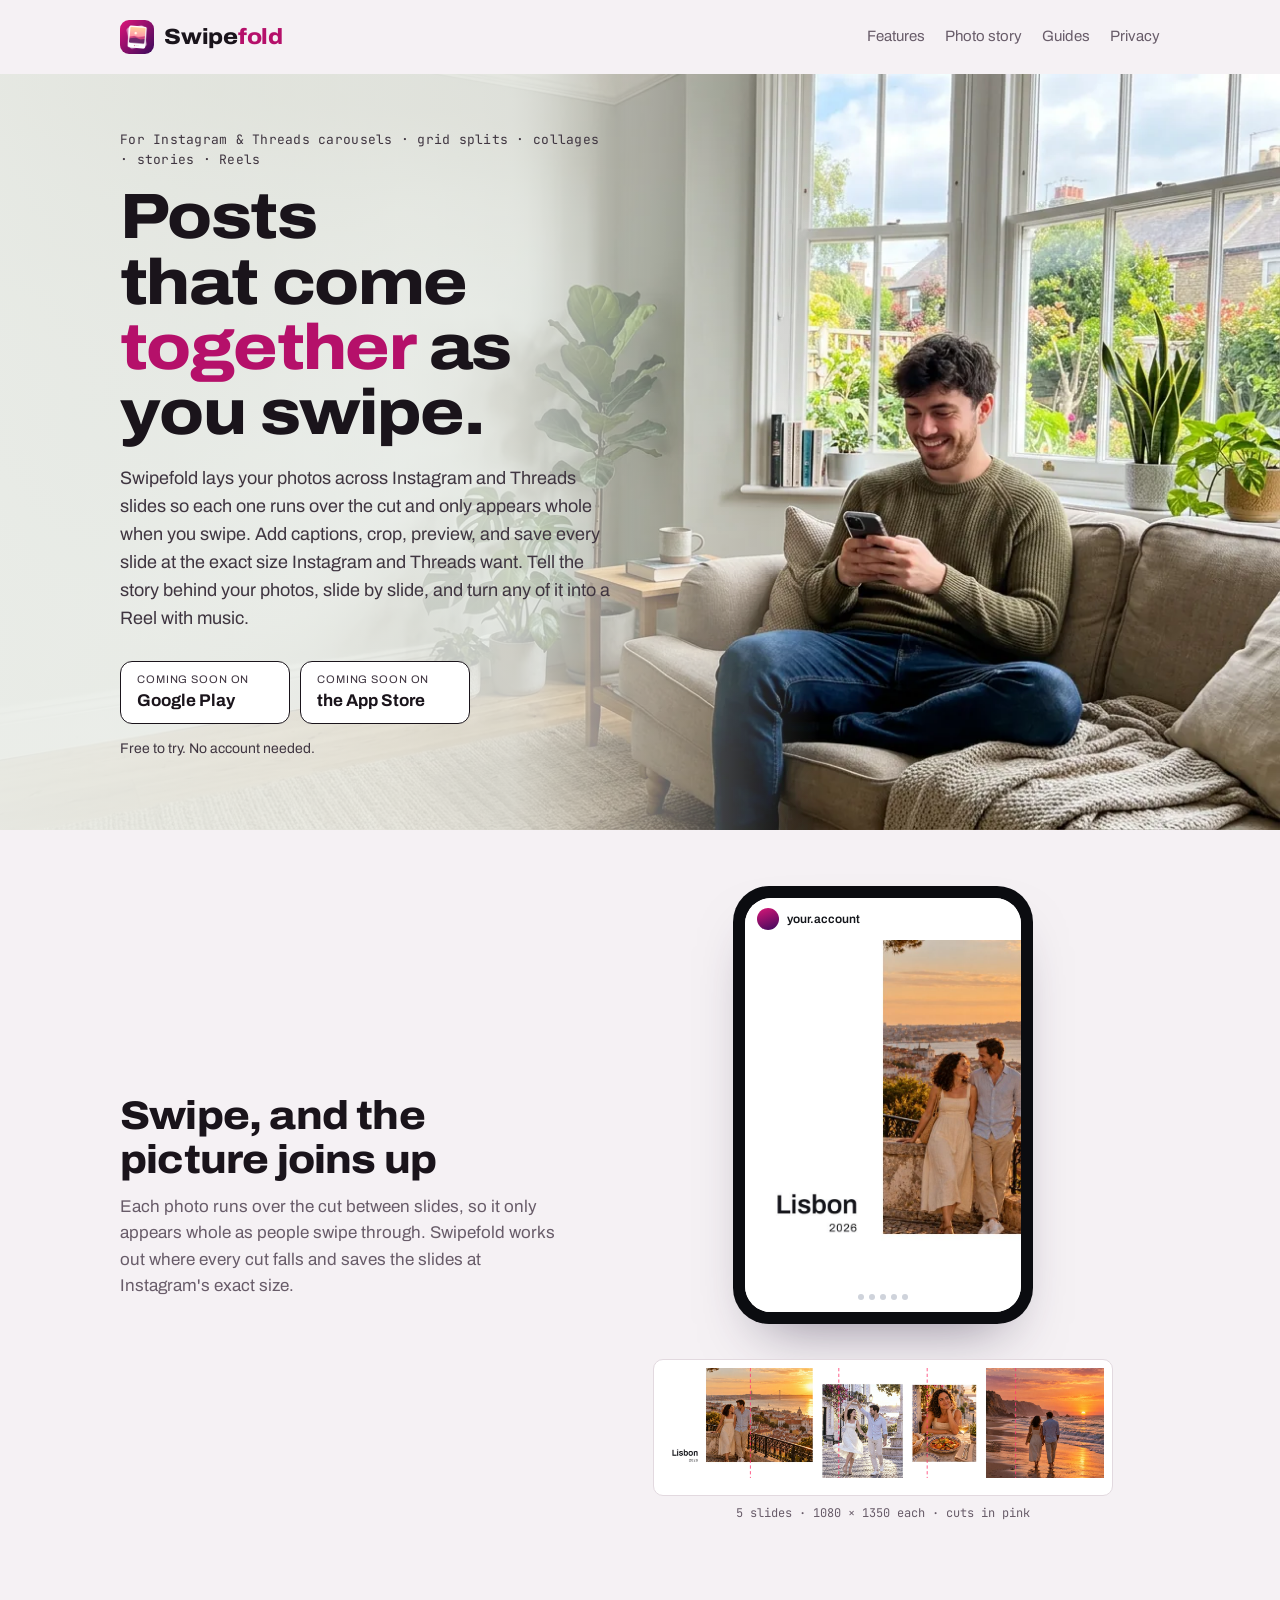
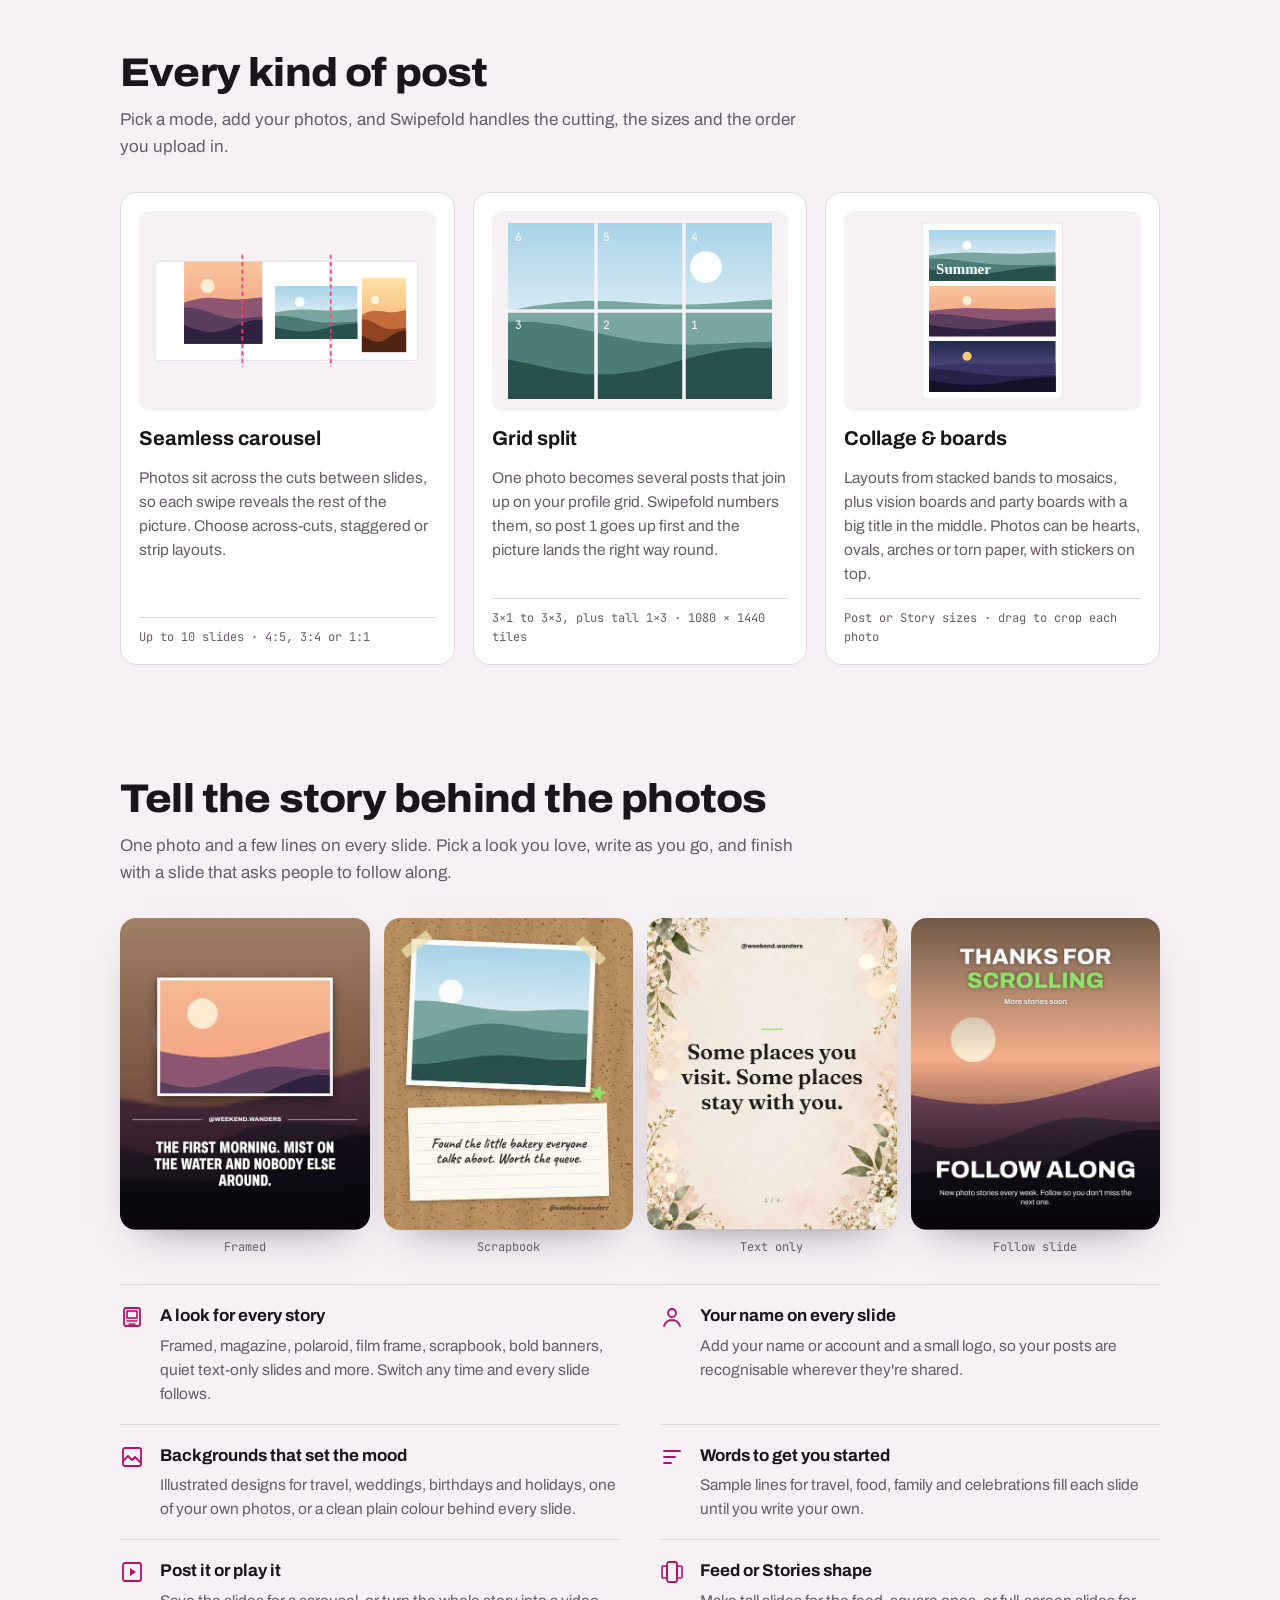
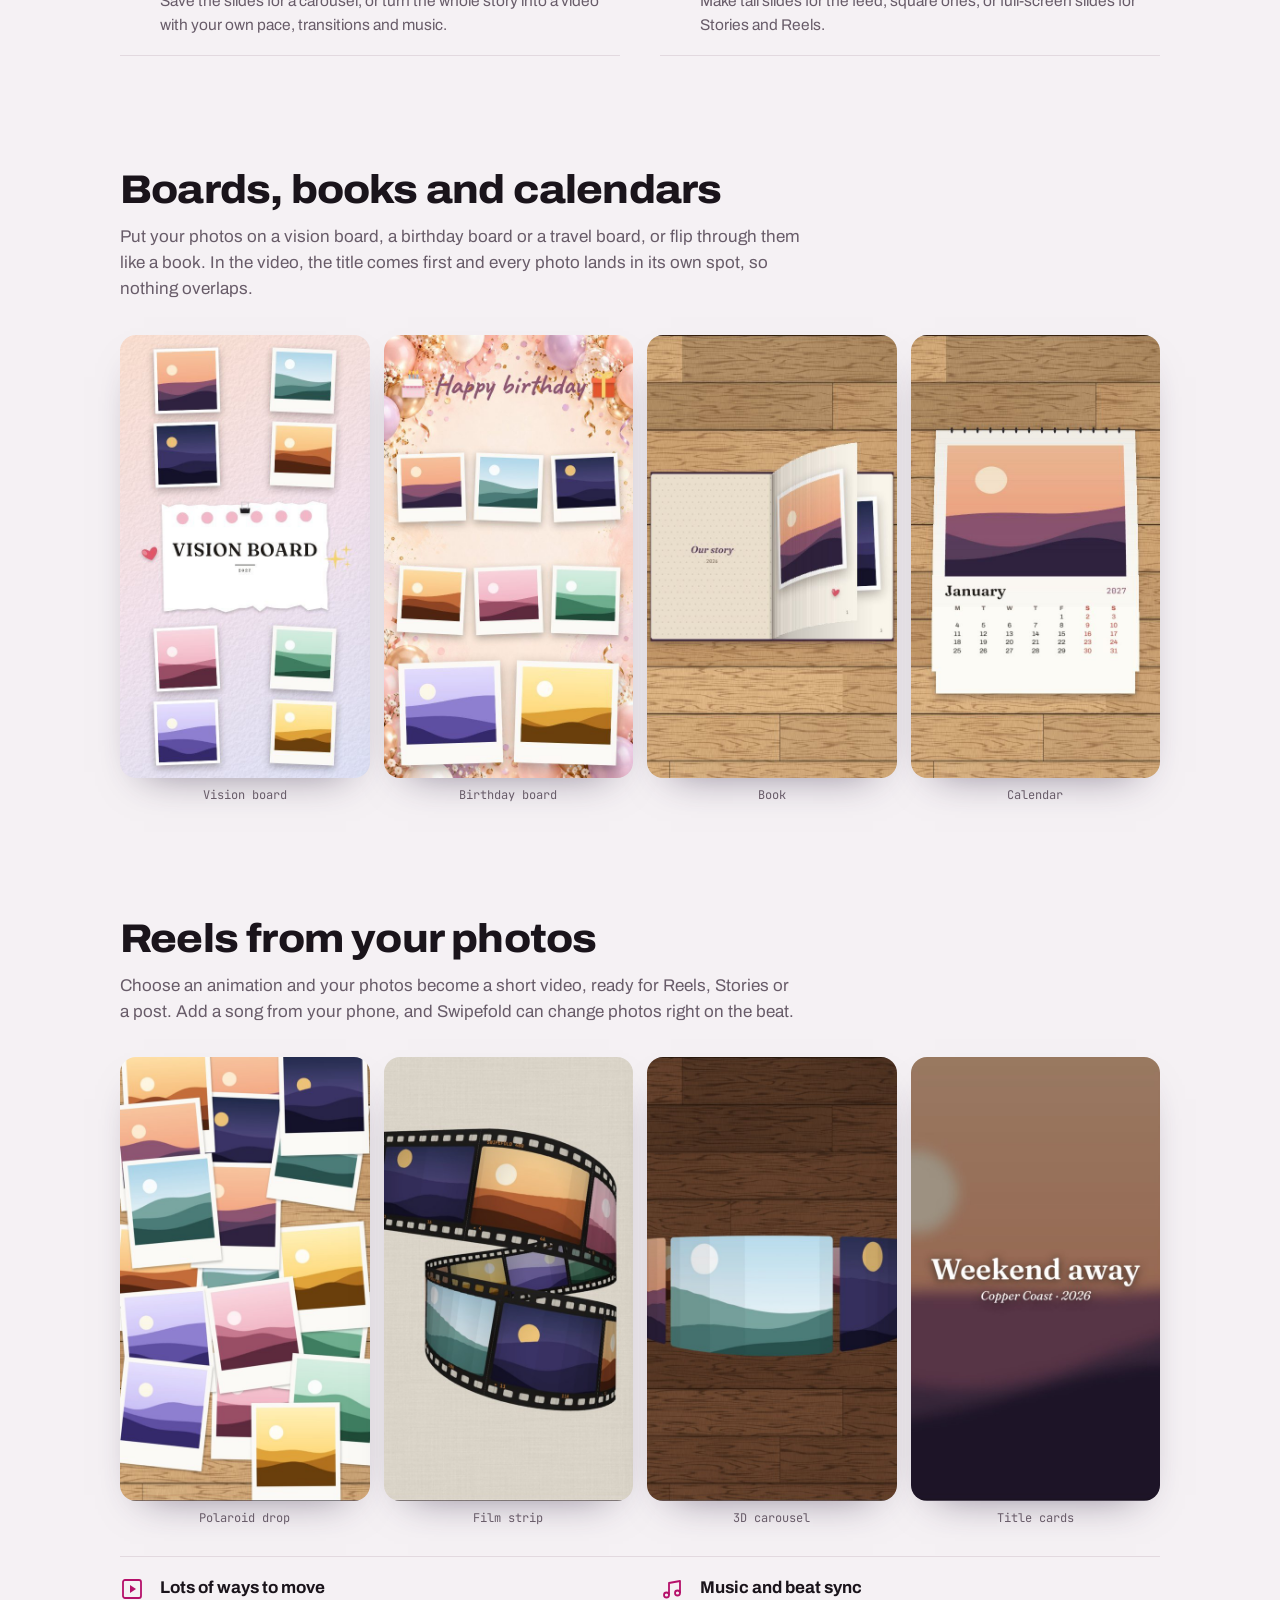
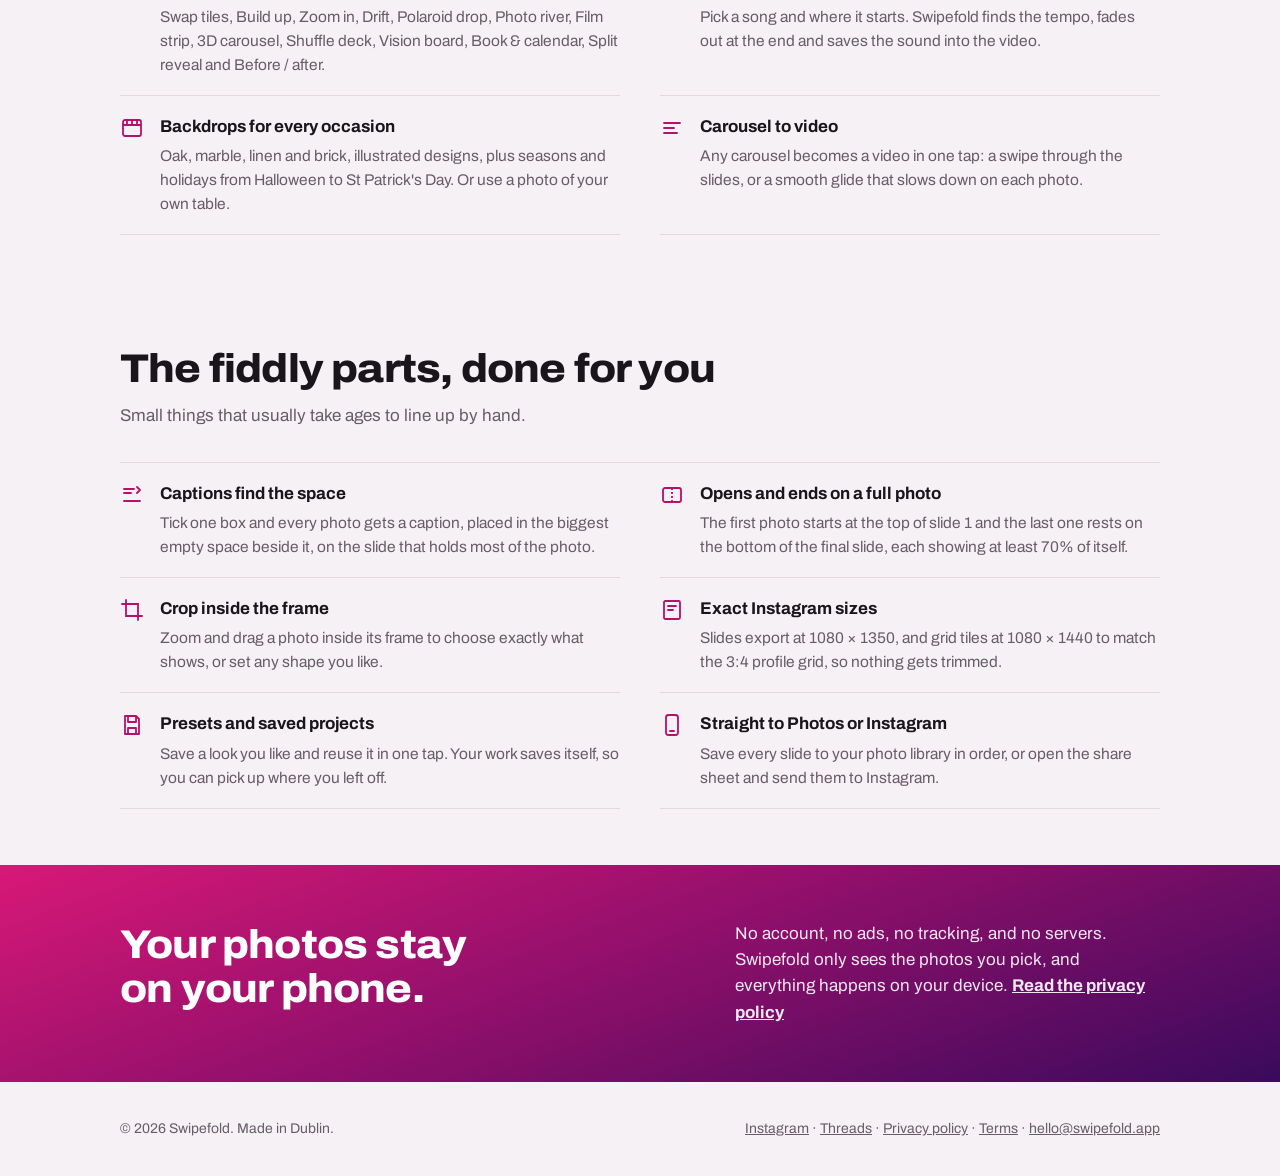
<file: index.html>
<!doctype html>
<html lang="en">
<head>
<meta charset="utf-8">
<meta name="viewport" content="width=device-width,initial-scale=1,viewport-fit=cover">
<title>Swipefold: carousels, grid splits, collages and photo stories</title>
<meta name="description" content="Swipefold lays out your photos into seamless Instagram and Threads carousels, profile grid splits, collages and photo stories, then saves every slide ready to post or turns them into Reels.">
<meta property="og:title" content="Swipefold: carousels, grid splits, collages and photo stories">
<meta property="og:description" content="Swipefold lays out your photos into seamless Instagram and Threads carousels, profile grid splits, collages and photo stories, then saves every slide ready to post or turns them into Reels.">
<meta property="og:image" content="https://swipefold.app/icon-512.png">
<link rel="icon" href="favicon.png" type="image/png">
<link rel="apple-touch-icon" href="apple-touch-icon.png">
<link rel="preconnect" href="https://fonts.googleapis.com"><link rel="preconnect" href="https://fonts.gstatic.com" crossorigin>
<link rel="stylesheet" href="https://fonts.googleapis.com/css2?family=Archivo:wdth,wght@75..125,400..800&family=JetBrains+Mono:wght@400&display=swap">
<link rel="stylesheet" href="style.css?v=3">
</head>
<body>
<header class="top"><div class="wrap">
  <a class="logo" href="./"><img src="apple-touch-icon.png" alt=""><span class="wm">Swipe<span>fold</span></span></a>
  <nav><a href="./#modes">Features</a><a href="./#story">Photo story</a><a href="guides.html">Guides</a><a href="privacy.html">Privacy</a></nav>
</div></header>

<main>
<section class="hero">
  <picture class="hero-photo">
    <source type="image/webp" srcset="img/hero-640.webp 640w, img/hero-960.webp 960w, img/hero-1376.webp 1376w" sizes="100vw">
    <img src="img/hero-1376.jpg" srcset="img/hero-640.jpg 640w, img/hero-960.jpg 960w, img/hero-1376.jpg 1376w" sizes="100vw" alt="A young man smiling at his phone on a sofa in a bright living room" width="1376" height="768" fetchpriority="high">
  </picture>
  <div class="wrap"><div class="hero-copy">
    <p class="eyebrow">For Instagram &amp; Threads carousels · grid splits · collages · stories · Reels</p>
    <h1>Posts that come <em>together</em> as you swipe.</h1>
    <p class="lede">Swipefold lays your photos across Instagram and Threads slides so each one runs over the cut and only appears whole when you swipe. Add captions, crop, preview, and save every slide at the exact size Instagram and Threads want. Tell the story behind your photos, slide by slide, and turn any of it into a Reel with music.</p>
    <div class="stores" aria-label="Availability">
      <div class="store"><small>Coming soon on</small><b>Google Play</b></div>
      <div class="store"><small>Coming soon on</small><b>the App Store</b></div>
    </div>
    <p class="note">Free to try. No account needed.</p>
  </div></div>
</section>

<section class="demo-band"><div class="wrap">
  <div class="demo-text">
    <h2>Swipe, and the picture joins up</h2>
    <p class="sub">Each photo runs over the cut between slides, so it only appears whole as people swipe through. Swipefold works out where every cut falls and saves the slides at Instagram's exact size.</p>
  </div>
  <div class="demo">
    <div class="phone" aria-hidden="true"><div class="screen">
      <div class="post-head"><i></i>your.account</div>
      <div class="viewport"><div class="strip"><svg viewBox="0 0 5400 1350" preserveAspectRatio="none" role="img" aria-label="Five Instagram slides of a Lisbon trip, with photos running across the cuts between them"><image href="img/demo-lisbon.jpg?v=5" width="5400" height="1350" preserveAspectRatio="none"/></svg></div></div>
      <div class="dots"><b></b><b></b><b></b><b></b><b></b></div>
    </div></div>
    <figure class="sheet"><div class="frame"><svg viewBox="0 0 5400 1350" role="img" aria-label="The same five slides laid side by side, with dashed lines where Instagram cuts them"><image href="img/demo-lisbon.jpg?v=5" width="5400" height="1350" preserveAspectRatio="none"/><line x1="1080" y1="0" x2="1080" y2="1350" stroke="#ff3d71" stroke-width="10" stroke-dasharray="40 30"/><line x1="2160" y1="0" x2="2160" y2="1350" stroke="#ff3d71" stroke-width="10" stroke-dasharray="40 30"/><line x1="3240" y1="0" x2="3240" y2="1350" stroke="#ff3d71" stroke-width="10" stroke-dasharray="40 30"/><line x1="4320" y1="0" x2="4320" y2="1350" stroke="#ff3d71" stroke-width="10" stroke-dasharray="40 30"/></svg></div><figcaption>5 slides · 1080 × 1350 each · cuts in pink</figcaption></figure>
  </div>
</div></section>

<section id="modes"><div class="wrap">
  <h2>Every kind of post</h2>
  <p class="sub">Pick a mode, add your photos, and Swipefold handles the cutting, the sizes and the order you upload in.</p>
  <div class="modes">
    <article class="mode"><div class="art"><svg viewBox="0 0 330 140" role="img" aria-label="Three slides with photos crossing the cuts"><rect x="5" y="10" width="104" height="120" rx="4" fill="#fff" stroke="#d8dbe2"/><rect x="112" y="10" width="104" height="120" rx="4" fill="#fff" stroke="#d8dbe2"/><rect x="219" y="10" width="104" height="120" rx="4" fill="#fff" stroke="#d8dbe2"/><svg x="40" y="10" width="95" height="100" viewBox="0 0 100 105.3" preserveAspectRatio="none"><defs><linearGradient id="g5" x1="0" y1="0" x2="0" y2="1"><stop offset="0" stop-color="#f7c59f"/><stop offset=".65" stop-color="#f4a582"/></linearGradient></defs><rect width="100" height="105.3" fill="url(#g5)"/><circle cx="30.0" cy="31.6" r="9.0" fill="#fff2d9" opacity=".95"/><path d="M0 105.26315789473684 L0 52.6 L0.0 52.6 L10.0 49.6 L20.0 47.5 L30.0 46.6 L40.0 46.9 L50.0 47.9 L60.0 48.7 L70.0 48.8 L80.0 48.0 L90.0 46.8 L100.0 45.9 L100 105.26315789473684 Z" fill="#8e5572"/><path d="M0 105.26315789473684 L0 67.4 L0.0 59.0 L10.0 59.2 L20.0 61.1 L30.0 64.3 L40.0 67.9 L50.0 70.8 L60.0 72.5 L70.0 72.8 L80.0 72.3 L90.0 71.5 L100.0 71.1 L100 105.26315789473684 Z" fill="#5a3e5d"/><path d="M0 105.26315789473684 L0 82.1 L0.0 81.4 L10.0 85.0 L20.0 88.4 L30.0 90.5 L40.0 90.5 L50.0 88.3 L60.0 84.6 L70.0 80.3 L80.0 76.8 L90.0 74.9 L100.0 75.0 L100 105.26315789473684 Z" fill="#2e2240"/></svg><svg x="150" y="40" width="100" height="64" viewBox="0 0 100 64.0" preserveAspectRatio="none"><defs><linearGradient id="g6" x1="0" y1="0" x2="0" y2="1"><stop offset="0" stop-color="#a7d3e8"/><stop offset=".65" stop-color="#e5f1f6"/></linearGradient></defs><rect width="100" height="64.0" fill="url(#g6)"/><circle cx="30.0" cy="19.2" r="5.8" fill="#ffffff" opacity=".95"/><path d="M0 64.0 L0 32.0 L0.0 32.0 L10.0 30.2 L20.0 28.9 L30.0 28.3 L40.0 28.5 L50.0 29.1 L60.0 29.6 L70.0 29.7 L80.0 29.2 L90.0 28.5 L100.0 27.9 L100 64.0 Z" fill="#7aa6a1"/><path d="M0 64.0 L0 41.0 L0.0 35.9 L10.0 36.0 L20.0 37.2 L30.0 39.1 L40.0 41.3 L50.0 43.1 L60.0 44.1 L70.0 44.3 L80.0 43.9 L90.0 43.5 L100.0 43.2 L100 64.0 Z" fill="#4c7c78"/><path d="M0 64.0 L0 49.9 L0.0 49.5 L10.0 51.7 L20.0 53.7 L30.0 55.0 L40.0 55.0 L50.0 53.7 L60.0 51.4 L70.0 48.8 L80.0 46.7 L90.0 45.5 L100.0 45.6 L100 64.0 Z" fill="#28504d"/></svg><svg x="255" y="30" width="54" height="90" viewBox="0 0 100 166.7" preserveAspectRatio="none"><defs><linearGradient id="g7" x1="0" y1="0" x2="0" y2="1"><stop offset="0" stop-color="#ffe1a8"/><stop offset=".65" stop-color="#f6b977"/></linearGradient></defs><rect width="100" height="166.7" fill="url(#g7)"/><circle cx="30.0" cy="50.0" r="9.0" fill="#fffbea" opacity=".95"/><path d="M0 166.66666666666666 L0 83.3 L0.0 83.3 L10.0 78.6 L20.0 75.1 L30.0 73.7 L40.0 74.3 L50.0 75.8 L60.0 77.1 L70.0 77.3 L80.0 76.0 L90.0 74.1 L100.0 72.6 L100 166.66666666666666 Z" fill="#c46d3b"/><path d="M0 166.66666666666666 L0 106.7 L0.0 93.4 L10.0 93.7 L20.0 96.8 L30.0 101.9 L40.0 107.5 L50.0 112.2 L60.0 114.8 L70.0 115.3 L80.0 114.4 L90.0 113.2 L100.0 112.5 L100 166.66666666666666 Z" fill="#8f4524"/><path d="M0 166.66666666666666 L0 130.0 L0.0 128.9 L10.0 134.6 L20.0 139.9 L30.0 143.3 L40.0 143.3 L50.0 139.9 L60.0 133.9 L70.0 127.1 L80.0 121.5 L90.0 118.6 L100.0 118.7 L100 166.66666666666666 Z" fill="#4f2512"/></svg><line x1="110.5" y1="2" x2="110.5" y2="138" stroke="#ff3d71" stroke-width="2" stroke-dasharray="5 4"/><line x1="217.5" y1="2" x2="217.5" y2="138" stroke="#ff3d71" stroke-width="2" stroke-dasharray="5 4"/></svg></div><h3>Seamless carousel</h3><p>Photos sit across the cuts between slides, so each swipe reveals the rest of the picture. Choose across-cuts, staggered or strip layouts.</p><p class="spec">Up to 10 slides · 4:5, 3:4 or 1:1</p></article>
    <article class="mode"><div class="art"><svg viewBox="0 0 300 200" role="img" aria-label="One photo split into six profile grid tiles, numbered in upload order"><svg x="0" y="0" width="300" height="200" viewBox="0 0 100 66.7" preserveAspectRatio="none"><defs><linearGradient id="g8" x1="0" y1="0" x2="0" y2="1"><stop offset="0" stop-color="#a7d3e8"/><stop offset=".65" stop-color="#e5f1f6"/></linearGradient></defs><rect width="100" height="66.7" fill="url(#g8)"/><circle cx="75.0" cy="16.7" r="6.0" fill="#ffffff" opacity=".95"/><path d="M0 66.66666666666667 L0 33.3 L0.0 33.3 L10.0 31.4 L20.0 30.1 L30.0 29.5 L40.0 29.7 L50.0 30.3 L60.0 30.9 L70.0 30.9 L80.0 30.4 L90.0 29.6 L100.0 29.0 L100 66.66666666666667 Z" fill="#7aa6a1"/><path d="M0 66.66666666666667 L0 42.7 L0.0 37.4 L10.0 37.5 L20.0 38.7 L30.0 40.7 L40.0 43.0 L50.0 44.9 L60.0 45.9 L70.0 46.1 L80.0 45.8 L90.0 45.3 L100.0 45.0 L100 66.66666666666667 Z" fill="#4c7c78"/><path d="M0 66.66666666666667 L0 52.0 L0.0 51.6 L10.0 53.8 L20.0 56.0 L30.0 57.3 L40.0 57.3 L50.0 56.0 L60.0 53.6 L70.0 50.8 L80.0 48.6 L90.0 47.4 L100.0 47.5 L100 66.66666666666667 Z" fill="#28504d"/></svg><rect x="98" y="0" width="4" height="200" style="fill:var(--bg)"/><rect x="198" y="0" width="4" height="200" style="fill:var(--bg)"/><rect x="0" y="98" width="300" height="4" style="fill:var(--bg)"/><text x="8" y="20" font-family="JetBrains Mono,monospace" font-size="13" fill="#fff">6</text><text x="108" y="20" font-family="JetBrains Mono,monospace" font-size="13" fill="#fff">5</text><text x="208" y="20" font-family="JetBrains Mono,monospace" font-size="13" fill="#fff">4</text><text x="8" y="120" font-family="JetBrains Mono,monospace" font-size="13" fill="#fff">3</text><text x="108" y="120" font-family="JetBrains Mono,monospace" font-size="13" fill="#fff">2</text><text x="208" y="120" font-family="JetBrains Mono,monospace" font-size="13" fill="#fff">1</text></svg></div><h3>Grid split</h3><p>One photo becomes several posts that join up on your profile grid. Swipefold numbers them, so post 1 goes up first and the picture lands the right way round.</p><p class="spec">3×1 to 3×3, plus tall 1×3 · 1080 × 1440 tiles</p></article>
    <article class="mode"><div class="art"><svg viewBox="0 0 160 200" role="img" aria-label="A collage of three stacked photos with a title"><rect width="160" height="200" rx="4" fill="#fff" stroke="#d8dbe2"/><svg x="8" y="8" width="144" height="58" viewBox="0 0 100 40.3" preserveAspectRatio="none"><defs><linearGradient id="g9" x1="0" y1="0" x2="0" y2="1"><stop offset="0" stop-color="#a7d3e8"/><stop offset=".65" stop-color="#e5f1f6"/></linearGradient></defs><rect width="100" height="40.3" fill="url(#g9)"/><circle cx="30.0" cy="12.1" r="3.6" fill="#ffffff" opacity=".95"/><path d="M0 40.27777777777778 L0 20.1 L0.0 20.1 L10.0 19.0 L20.0 18.2 L30.0 17.8 L40.0 18.0 L50.0 18.3 L60.0 18.6 L70.0 18.7 L80.0 18.4 L90.0 17.9 L100.0 17.5 L100 40.27777777777778 Z" fill="#7aa6a1"/><path d="M0 40.27777777777778 L0 25.8 L0.0 22.6 L10.0 22.6 L20.0 23.4 L30.0 24.6 L40.0 26.0 L50.0 27.1 L60.0 27.7 L70.0 27.9 L80.0 27.7 L90.0 27.4 L100.0 27.2 L100 40.27777777777778 Z" fill="#4c7c78"/><path d="M0 40.27777777777778 L0 31.4 L0.0 31.2 L10.0 32.5 L20.0 33.8 L30.0 34.6 L40.0 34.6 L50.0 33.8 L60.0 32.4 L70.0 30.7 L80.0 29.4 L90.0 28.7 L100.0 28.7 L100 40.27777777777778 Z" fill="#28504d"/></svg><svg x="8" y="71" width="144" height="58" viewBox="0 0 100 40.3" preserveAspectRatio="none"><defs><linearGradient id="g10" x1="0" y1="0" x2="0" y2="1"><stop offset="0" stop-color="#f7c59f"/><stop offset=".65" stop-color="#f4a582"/></linearGradient></defs><rect width="100" height="40.3" fill="url(#g10)"/><circle cx="30.0" cy="12.1" r="3.6" fill="#fff2d9" opacity=".95"/><path d="M0 40.27777777777778 L0 20.1 L0.0 20.1 L10.0 19.0 L20.0 18.2 L30.0 17.8 L40.0 18.0 L50.0 18.3 L60.0 18.6 L70.0 18.7 L80.0 18.4 L90.0 17.9 L100.0 17.5 L100 40.27777777777778 Z" fill="#8e5572"/><path d="M0 40.27777777777778 L0 25.8 L0.0 22.6 L10.0 22.6 L20.0 23.4 L30.0 24.6 L40.0 26.0 L50.0 27.1 L60.0 27.7 L70.0 27.9 L80.0 27.7 L90.0 27.4 L100.0 27.2 L100 40.27777777777778 Z" fill="#5a3e5d"/><path d="M0 40.27777777777778 L0 31.4 L0.0 31.2 L10.0 32.5 L20.0 33.8 L30.0 34.6 L40.0 34.6 L50.0 33.8 L60.0 32.4 L70.0 30.7 L80.0 29.4 L90.0 28.7 L100.0 28.7 L100 40.27777777777778 Z" fill="#2e2240"/></svg><svg x="8" y="134" width="144" height="58" viewBox="0 0 100 40.3" preserveAspectRatio="none"><defs><linearGradient id="g11" x1="0" y1="0" x2="0" y2="1"><stop offset="0" stop-color="#202a4a"/><stop offset=".65" stop-color="#5a4f8a"/></linearGradient></defs><rect width="100" height="40.3" fill="url(#g11)"/><circle cx="30.0" cy="12.1" r="3.6" fill="#ffd27a" opacity=".95"/><path d="M0 40.27777777777778 L0 20.1 L0.0 20.1 L10.0 19.0 L20.0 18.2 L30.0 17.8 L40.0 18.0 L50.0 18.3 L60.0 18.6 L70.0 18.7 L80.0 18.4 L90.0 17.9 L100.0 17.5 L100 40.27777777777778 Z" fill="#3a3366"/><path d="M0 40.27777777777778 L0 25.8 L0.0 22.6 L10.0 22.6 L20.0 23.4 L30.0 24.6 L40.0 26.0 L50.0 27.1 L60.0 27.7 L70.0 27.9 L80.0 27.7 L90.0 27.4 L100.0 27.2 L100 40.27777777777778 Z" fill="#262248"/><path d="M0 40.27777777777778 L0 31.4 L0.0 31.2 L10.0 32.5 L20.0 33.8 L30.0 34.6 L40.0 34.6 L50.0 33.8 L60.0 32.4 L70.0 30.7 L80.0 29.4 L90.0 28.7 L100.0 28.7 L100 40.27777777777778 Z" fill="#14122b"/></svg><text x="16" y="58" font-family="Georgia,serif" font-size="17" font-weight="600" fill="#fff">Summer</text></svg></div><h3>Collage &amp; boards</h3><p>Layouts from stacked bands to mosaics, plus vision boards and party boards with a big title in the middle. Photos can be hearts, ovals, arches or torn paper, with stickers on top.</p><p class="spec">Post or Story sizes · drag to crop each photo</p></article>
  </div>
</div></section>

<section id="story"><div class="wrap">
  <h2>Tell the story behind the photos</h2>
  <p class="sub">One photo and a few lines on every slide. Pick a look you love, write as you go, and finish with a slide that asks people to follow along.</p>
  <div class="vids st">
    <figure><img src="img/story-framed.jpg" alt="A framed photo with bold story text underneath" loading="lazy" width="540" height="675"><figcaption>Framed</figcaption></figure>
    <figure><img src="img/story-scrapbook.jpg" alt="A taped photo on cork with a handwritten note" loading="lazy" width="540" height="675"><figcaption>Scrapbook</figcaption></figure>
    <figure><img src="img/story-text.jpg" alt="A text-only slide on a floral background" loading="lazy" width="540" height="675"><figcaption>Text only</figcaption></figure>
    <figure><img src="img/story-end.jpg" alt="A closing slide asking people to follow along" loading="lazy" width="540" height="675"><figcaption>Follow slide</figcaption></figure>
  </div>
  <div class="details" style="margin-top:28px">
    <div class="detail"><svg viewBox="0 0 24 24" aria-hidden="true"><rect x="4" y="3" width="16" height="18" rx="2" fill="none" stroke="currentColor" stroke-width="1.8"/><rect x="7" y="6" width="10" height="7" fill="none" stroke="currentColor" stroke-width="1.6"/><path d="M7 16h10M9 19h6" stroke="currentColor" stroke-width="1.6" stroke-linecap="round"/></svg><div><h3>A look for every story</h3><p>Framed, magazine, polaroid, film frame, scrapbook, bold banners, quiet text-only slides and more. Switch any time and every slide follows.</p></div></div>
    <div class="detail"><svg viewBox="0 0 24 24" aria-hidden="true"><circle cx="12" cy="8" r="4" fill="none" stroke="currentColor" stroke-width="1.8"/><path d="M4 21c1.5-4 4.5-6 8-6s6.5 2 8 6" fill="none" stroke="currentColor" stroke-width="1.8" stroke-linecap="round"/></svg><div><h3>Your name on every slide</h3><p>Add your name or account and a small logo, so your posts are recognisable wherever they're shared.</p></div></div>
    <div class="detail"><svg viewBox="0 0 24 24" aria-hidden="true"><rect x="3" y="3" width="18" height="18" rx="2" fill="none" stroke="currentColor" stroke-width="1.8"/><path d="M3 16l5-5 4 4 3-3 6 6" fill="none" stroke="currentColor" stroke-width="1.8" stroke-linejoin="round"/></svg><div><h3>Backgrounds that set the mood</h3><p>Illustrated designs for travel, weddings, birthdays and holidays, one of your own photos, or a clean plain colour behind every slide.</p></div></div>
    <div class="detail"><svg viewBox="0 0 24 24" aria-hidden="true"><path d="M4 6h16M4 12h11M4 18h7" fill="none" stroke="currentColor" stroke-width="1.8" stroke-linecap="round"/></svg><div><h3>Words to get you started</h3><p>Sample lines for travel, food, family and celebrations fill each slide until you write your own.</p></div></div>
    <div class="detail"><svg viewBox="0 0 24 24" aria-hidden="true"><rect x="3" y="3" width="18" height="18" rx="2" fill="none" stroke="currentColor" stroke-width="1.8"/><path d="M10 8l6 4-6 4z" fill="currentColor"/></svg><div><h3>Post it or play it</h3><p>Save the slides for a carousel, or turn the whole story into a video with your own pace, transitions and music.</p></div></div>
    <div class="detail"><svg viewBox="0 0 24 24" aria-hidden="true"><rect x="7" y="2" width="10" height="20" rx="2" fill="none" stroke="currentColor" stroke-width="1.8"/><rect x="2" y="6" width="5" height="12" rx="1" fill="none" stroke="currentColor" stroke-width="1.6"/><rect x="17" y="6" width="5" height="12" rx="1" fill="none" stroke="currentColor" stroke-width="1.6"/></svg><div><h3>Feed or Stories shape</h3><p>Make tall slides for the feed, square ones, or full-screen slides for Stories and Reels.</p></div></div>
  </div>
</div></section>

<section id="boards"><div class="wrap">
  <h2>Boards, books and calendars</h2>
  <p class="sub">Put your photos on a vision board, a birthday board or a travel board, or flip through them like a book. In the video, the title comes first and every photo lands in its own spot, so nothing overlaps.</p>
  <div class="vids">
    <figure><img src="img/board-vision.jpg" alt="A vision board with polaroid photos around a torn paper title" loading="lazy" width="540" height="960"><figcaption>Vision board</figcaption></figure>
    <figure><img src="img/board-birthday.jpg" alt="A birthday board with balloons and a Happy birthday title" loading="lazy" width="540" height="960"><figcaption>Birthday board</figcaption></figure>
    <figure><img src="img/book-turn.jpg" alt="A photo book on a wooden table with a page curling over" loading="lazy" width="540" height="960"><figcaption>Book</figcaption></figure>
    <figure><img src="img/book-calendar.jpg" alt="A wall calendar flipping from one month to the next" loading="lazy" width="540" height="960"><figcaption>Calendar</figcaption></figure>
  </div>
</div></section>

<section id="video"><div class="wrap">
  <h2>Reels from your photos</h2>
  <p class="sub">Choose an animation and your photos become a short video, ready for Reels, Stories or a post. Add a song from your phone, and Swipefold can change photos right on the beat.</p>
  <div class="vids">
    <figure><img src="img/video-polaroid.jpg" alt="Polaroid prints scattered on a wooden table" loading="lazy" width="540" height="960"><figcaption>Polaroid drop</figcaption></figure>
    <figure><img src="img/video-film.jpg" alt="A film strip of photos curling in 3D" loading="lazy" width="540" height="960"><figcaption>Film strip</figcaption></figure>
    <figure><img src="img/video-ring.jpg" alt="Photos on a turning 3D ring" loading="lazy" width="540" height="960"><figcaption>3D carousel</figcaption></figure>
    <figure><img src="img/video-title.jpg" alt="An opening title card reading Weekend away" loading="lazy" width="540" height="960"><figcaption>Title cards</figcaption></figure>
  </div>
  <div class="details" style="margin-top:28px">
    <div class="detail"><svg viewBox="0 0 24 24" aria-hidden="true"><rect x="3" y="3" width="18" height="18" rx="2" fill="none" stroke="currentColor" stroke-width="1.8"/><path d="M10 8l6 4-6 4z" fill="currentColor"/></svg><div><h3>Lots of ways to move</h3><p>Swap tiles, Build up, Zoom in, Drift, Polaroid drop, Photo river, Film strip, 3D carousel, Shuffle deck, Vision board, Book &amp; calendar, Split reveal and Before / after.</p></div></div>
    <div class="detail"><svg viewBox="0 0 24 24" aria-hidden="true"><path d="M9 18V6l11-2v12" fill="none" stroke="currentColor" stroke-width="1.8" stroke-linejoin="round"/><circle cx="6.5" cy="18" r="2.5" fill="none" stroke="currentColor" stroke-width="1.8"/><circle cx="17.5" cy="16" r="2.5" fill="none" stroke="currentColor" stroke-width="1.8"/></svg><div><h3>Music and beat sync</h3><p>Pick a song and where it starts. Swipefold finds the tempo, fades out at the end and saves the sound into the video.</p></div></div>
    <div class="detail"><svg viewBox="0 0 24 24" aria-hidden="true"><rect x="3" y="4" width="18" height="16" rx="2" fill="none" stroke="currentColor" stroke-width="1.8"/><path d="M3 9h18M7 4v5M12 4v5M17 4v5" stroke="currentColor" stroke-width="1.8"/></svg><div><h3>Backdrops for every occasion</h3><p>Oak, marble, linen and brick, illustrated designs, plus seasons and holidays from Halloween to St Patrick's Day. Or use a photo of your own table.</p></div></div>
    <div class="detail"><svg viewBox="0 0 24 24" aria-hidden="true"><path d="M4 7h16M4 12h10M4 17h13" fill="none" stroke="currentColor" stroke-width="1.8" stroke-linecap="round"/></svg><div><h3>Carousel to video</h3><p>Any carousel becomes a video in one tap: a swipe through the slides, or a smooth glide that slows down on each photo.</p></div></div>
  </div>
</div></section>

<section><div class="wrap">
  <h2>The fiddly parts, done for you</h2>
  <p class="sub">Small things that usually take ages to line up by hand.</p>
  <div class="details">
    <div class="detail"><svg viewBox="0 0 24 24" aria-hidden="true"><path d="M4 6h10M4 10h7M4 18h16M17 4l3 3-3 3" fill="none" stroke="currentColor" stroke-width="1.8" stroke-linecap="round" stroke-linejoin="round"/></svg><div><h3>Captions find the space</h3><p>Tick one box and every photo gets a caption, placed in the biggest empty space beside it, on the slide that holds most of the photo.</p></div></div>
    <div class="detail"><svg viewBox="0 0 24 24" aria-hidden="true"><rect x="3" y="5" width="18" height="14" rx="2" fill="none" stroke="currentColor" stroke-width="1.8"/><path d="M12 5v14" stroke="currentColor" stroke-width="1.8" stroke-dasharray="2 2"/></svg><div><h3>Opens and ends on a full photo</h3><p>The first photo starts at the top of slide 1 and the last one rests on the bottom of the final slide, each showing at least 70% of itself.</p></div></div>
    <div class="detail"><svg viewBox="0 0 24 24" aria-hidden="true"><path d="M6 2v16h16M2 6h16v16" fill="none" stroke="currentColor" stroke-width="1.8" stroke-linecap="round"/></svg><div><h3>Crop inside the frame</h3><p>Zoom and drag a photo inside its frame to choose exactly what shows, or set any shape you like.</p></div></div>
    <div class="detail"><svg viewBox="0 0 24 24" aria-hidden="true"><rect x="4" y="3" width="16" height="18" rx="1.5" fill="none" stroke="currentColor" stroke-width="1.8"/><path d="M8 8h8M8 12h5" stroke="currentColor" stroke-width="1.8" stroke-linecap="round"/></svg><div><h3>Exact Instagram sizes</h3><p>Slides export at 1080 × 1350, and grid tiles at 1080 × 1440 to match the 3:4 profile grid, so nothing gets trimmed.</p></div></div>
    <div class="detail"><svg viewBox="0 0 24 24" aria-hidden="true"><path d="M5 3h11l3 3v15H5z M8 3v6h8V3 M8 21v-6h8v6" fill="none" stroke="currentColor" stroke-width="1.8" stroke-linejoin="round"/></svg><div><h3>Presets and saved projects</h3><p>Save a look you like and reuse it in one tap. Your work saves itself, so you can pick up where you left off.</p></div></div>
    <div class="detail"><svg viewBox="0 0 24 24" aria-hidden="true"><rect x="6" y="2" width="12" height="20" rx="2.5" fill="none" stroke="currentColor" stroke-width="1.8"/><path d="M10 18h4" stroke="currentColor" stroke-width="1.8" stroke-linecap="round"/></svg><div><h3>Straight to Photos or Instagram</h3><p>Save every slide to your photo library in order, or open the share sheet and send them to Instagram.</p></div></div>
  </div>
</div></section>

<section class="privacy-band"><div class="wrap">
  <h2>Your photos stay on your phone.</h2>
  <p>No account, no ads, no tracking, and no servers. Swipefold only sees the photos you pick, and everything happens on your device. <a href="privacy.html">Read the privacy policy</a></p>
</div></section>
</main>
<footer><div class="wrap">
  <span>© 2026 Swipefold. Made in Dublin.</span>
  <span><a href="https://www.instagram.com/swipefold.app/" rel="me">Instagram</a> · <a href="https://www.threads.com/@swipefold.app" rel="me">Threads</a> · <a href="privacy.html">Privacy policy</a> · <a href="terms.html">Terms</a> · <a href="mailto:hello@swipefold.app">hello@swipefold.app</a></span>
</div></footer>
</body>
</html>
</file>
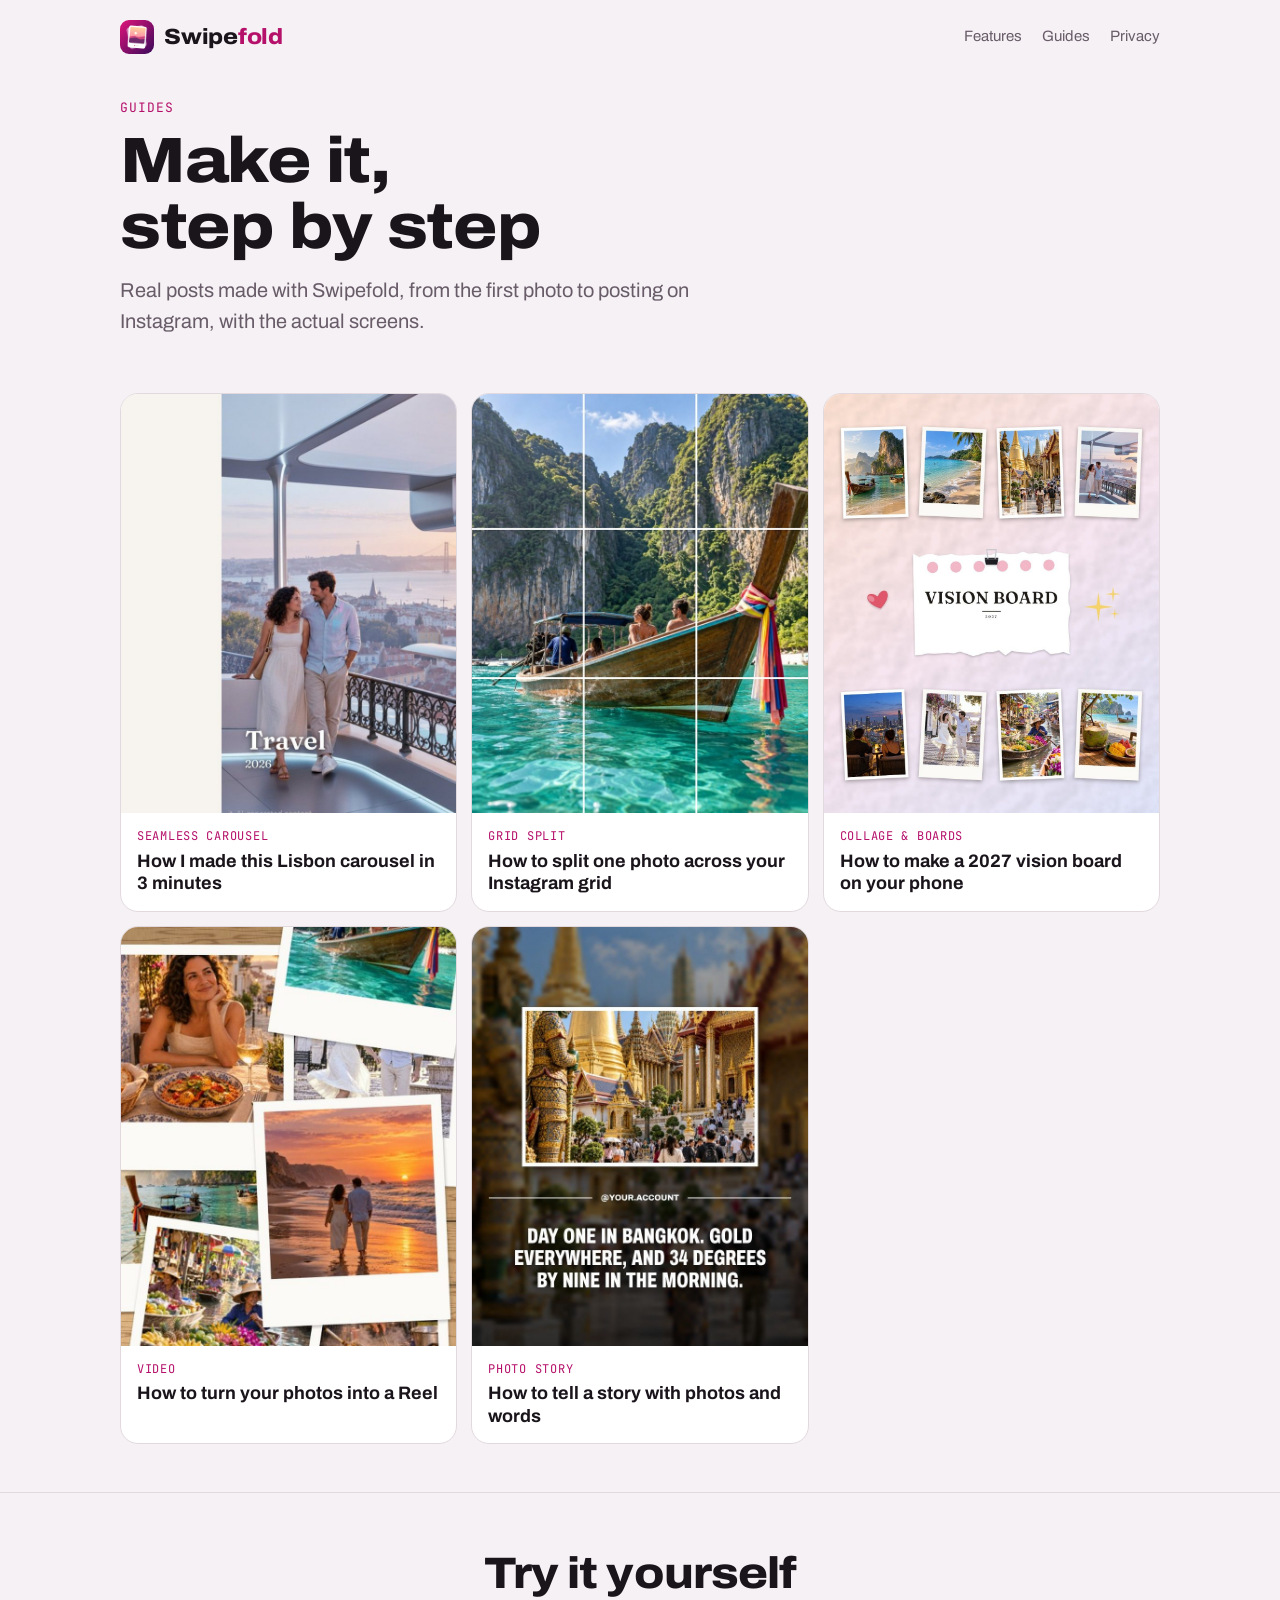
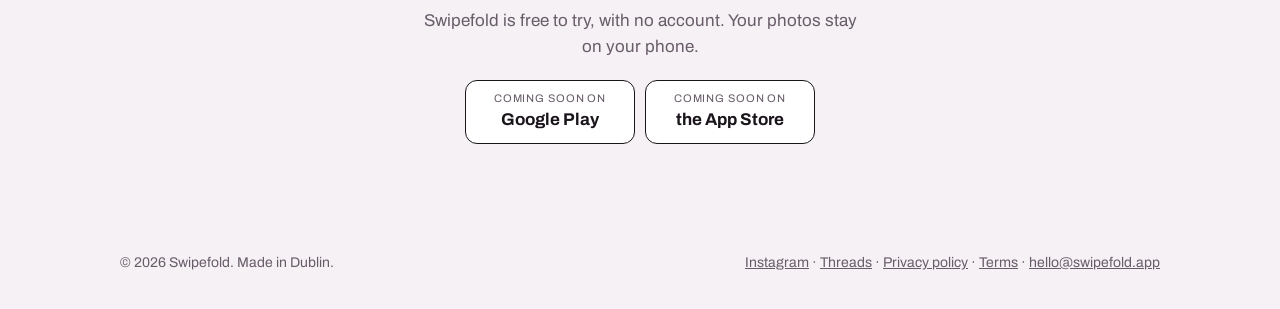
<file: guides.html>
<!doctype html>
<html lang="en">
<head>
<meta charset="utf-8">
<meta name="viewport" content="width=device-width,initial-scale=1,viewport-fit=cover">
<title>Guides: Instagram carousels, grids, vision boards and Reels · Swipefold</title>
<meta name="description" content="Step-by-step guides with real screens: seamless Instagram carousels, splitting one photo across your profile grid, vision boards, Reels from photos and photo stories with text.">
<meta property="og:title" content="Swipefold guides">
<meta property="og:description" content="Carousels, grid splits, vision boards, Reels and photo stories, step by step.">
<meta property="og:image" content="https://swipefold.app/img/how/slide1.jpg">
<link rel="canonical" href="https://swipefold.app/guides.html">
<link rel="icon" href="favicon.png" type="image/png">
<link rel="apple-touch-icon" href="apple-touch-icon.png">
<link rel="preconnect" href="https://fonts.googleapis.com"><link rel="preconnect" href="https://fonts.gstatic.com" crossorigin>
<link rel="stylesheet" href="https://fonts.googleapis.com/css2?family=Archivo:wdth,wght@75..125,400..800&family=JetBrains+Mono:wght@400&display=swap">
<link rel="stylesheet" href="style.css?v=3">
<style>
/* a scrolling story, chapter by chapter */
.how-hero{padding:24px 0 8px}
.how-hero .eyebrow{font-family:var(--f-mono);font-size:13px;letter-spacing:.08em;text-transform:uppercase;color:var(--accent);margin:0 0 10px}
.how-hero h1{font-family:var(--f-display);font-weight:800;font-stretch:112%;font-size:clamp(34px,6.4vw,64px);line-height:1.02;letter-spacing:-.02em;margin:0 0 16px;max-width:14ch}
.how-hero .lede{font-size:clamp(17px,2.2vw,20px);color:var(--muted);max-width:52ch;margin:0}
.meta-row{display:flex;flex-wrap:wrap;gap:8px 18px;margin-top:18px;font-family:var(--f-mono);font-size:13px;color:var(--muted)}
.meta-row b{color:var(--ink);font-weight:400}

/* the finished post: a swipeable Instagram-style carousel */
.result{padding:28px 0 12px}
.ig{max-width:420px;margin:0 auto;background:var(--paper);border:1px solid var(--line);border-radius:22px;overflow:hidden;box-shadow:0 30px 60px -30px rgba(40,10,30,.45)}
.ig-head{display:flex;align-items:center;gap:10px;padding:12px 14px;font-weight:700;font-size:15px}
.ig-head i{width:30px;height:30px;border-radius:50%;background:linear-gradient(135deg,#f06aa8,#7a3fd0)}
.ig-track{display:flex;overflow-x:auto;scroll-snap-type:x mandatory;scrollbar-width:none;-webkit-overflow-scrolling:touch}
.ig-track::-webkit-scrollbar{display:none}
.ig-track picture{flex:0 0 100%;scroll-snap-align:center}
.ig-track img{display:block;width:100%;height:auto;aspect-ratio:4/5}
.ig-dots{display:flex;justify-content:center;gap:5px;padding:10px 0 14px}
.ig-dots b{width:6px;height:6px;border-radius:50%;background:var(--line);transition:background .2s}
.ig-dots b.on{background:var(--accent)}
.swipe-note{text-align:center;color:var(--muted);font-size:14px;margin:10px 0 0}
.strip-view{margin:26px auto 0;max-width:1080px;overflow-x:auto;scrollbar-width:thin}
.strip-view .row{display:flex;gap:0;min-width:760px;position:relative}
.strip-view img{display:block;width:calc(100%/6);height:auto;aspect-ratio:4/5}
.strip-view .row::after{content:"";position:absolute;top:0;bottom:0;left:0;right:calc(100%/6);pointer-events:none;background:linear-gradient(90deg,transparent calc(100% - 2px),var(--cut) 0) 0 0/calc(100%/5) 100% repeat-x}
.strip-cap{font-family:var(--f-mono);font-size:12px;color:var(--muted);text-align:center;margin:8px 0 0}

/* chapters */
.chapter{padding:56px 0;border-top:1px solid var(--line)}
.chapter .wrap{display:grid;grid-template-columns:minmax(0,1fr);gap:28px;align-items:center}
@media (min-width:860px){.chapter .wrap{grid-template-columns:1.05fr .95fr;gap:56px}.chapter.flip .copy{order:2}}
.num{font-family:var(--f-display);font-weight:800;font-stretch:120%;font-size:76px;line-height:1;color:var(--accent);opacity:.9;margin:0 0 6px}
.chapter h2{font-family:var(--f-display);font-weight:800;font-stretch:108%;font-size:clamp(26px,3.6vw,38px);line-height:1.08;margin:0 0 12px;letter-spacing:-.01em}
.chapter p{margin:0 0 12px;max-width:46ch}
.chapter .tip{font-size:15px;color:var(--muted);border-left:3px solid var(--accent);padding-left:12px}
.shot{margin:0;justify-self:center;width:min(300px,78vw);border-radius:34px;padding:9px;background:#0d0a0f;box-shadow:0 30px 60px -28px rgba(40,10,30,.55)}
.shot img{display:block;width:100%;height:auto;border-radius:26px}
.reveal{opacity:0;transform:translateY(28px);transition:opacity .7s ease,transform .7s ease}
.reveal.in{opacity:1;transform:none}
@media (prefers-reduced-motion:reduce){.reveal{opacity:1;transform:none;transition:none}}

/* tips + end */
.tips{padding:56px 0;border-top:1px solid var(--line)}
.tips h2{font-family:var(--f-display);font-weight:800;font-size:clamp(24px,3.2vw,34px);margin:0 0 18px}
.tip-grid{display:grid;gap:14px}
@media (min-width:760px){.tip-grid{grid-template-columns:repeat(3,1fr)}}
.tip-card{background:var(--paper);border:1px solid var(--line);border-radius:16px;padding:18px}
.tip-card b{display:block;font-size:17px;margin-bottom:6px}
.tip-card span{color:var(--muted);font-size:15px}
.end{padding:56px 0 72px;text-align:center;border-top:1px solid var(--line)}
.end h2{font-family:var(--f-display);font-weight:800;font-stretch:110%;font-size:clamp(28px,4vw,44px);margin:0 0 10px}
.end p{color:var(--muted);margin:0 auto 20px;max-width:44ch}
.end .stores{justify-content:center}

/* more guides, at the foot of each guide */
.more{padding:48px 0;border-top:1px solid var(--line)}
.more h2{font-family:var(--f-display);font-weight:800;font-size:clamp(22px,3vw,30px);margin:0 0 16px}
.guide-cards{display:grid;gap:14px}
@media (min-width:760px){.guide-cards{grid-template-columns:repeat(3,1fr)}}
.gcard{display:flex;flex-direction:column;background:var(--paper);border:1px solid var(--line);border-radius:18px;overflow:hidden;color:inherit;text-decoration:none;transition:transform .2s,box-shadow .2s}
.gcard:hover{transform:translateY(-3px);box-shadow:0 20px 40px -24px rgba(40,10,30,.45)}
.gcard img{display:block;width:100%;height:auto;aspect-ratio:4/5;object-fit:cover}
.gcard span{display:block;padding:14px 16px 4px;font-family:var(--f-mono);font-size:12px;letter-spacing:.06em;text-transform:uppercase;color:var(--accent)}
.gcard b{display:block;padding:0 16px 16px;font-size:18px;line-height:1.25}
.gcard[aria-current]{outline:2px solid var(--accent)}

/* Instagram profile grid, 3:4 tiles */
.profile{max-width:420px;margin:0 auto;background:var(--paper);border:1px solid var(--line);border-radius:22px;overflow:hidden;box-shadow:0 30px 60px -30px rgba(40,10,30,.45)}
.p-head{display:flex;align-items:center;gap:16px;padding:16px}
.p-head i{flex:0 0 64px;height:64px;border-radius:50%;background:linear-gradient(135deg,#f06aa8,#7a3fd0)}
.p-head b{display:block;font-size:16px}
.p-head small{display:block;color:var(--muted);font-size:13px;margin-top:2px}
.p-grid{display:grid;grid-template-columns:repeat(3,1fr);gap:2px;background:var(--paper)}
.p-grid img{display:block;width:100%;height:auto;aspect-ratio:3/4;object-fit:cover;transition:opacity .45s ease,transform .45s ease}
.p-grid.filling img{opacity:0;transform:scale(.94)}
.p-grid.filling img.on{opacity:1;transform:none}
.p-grid.gapped{gap:2px}
.replay{display:block;margin:14px auto 0;font:inherit;font-size:15px;font-weight:700;padding:10px 18px;border-radius:999px;border:1px solid var(--line);background:var(--paper);color:var(--ink);cursor:pointer}
.order{max-width:420px;margin:22px auto 0;display:grid;grid-template-columns:repeat(9,1fr);gap:4px}
.order figure{margin:0;text-align:center}
.order img{display:block;width:100%;height:auto;aspect-ratio:3/4;border-radius:4px}
.order figcaption{font-family:var(--f-mono);font-size:11px;color:var(--muted);margin-top:4px}

/* finished board + its video */
.duo{display:grid;gap:22px;justify-items:center;max-width:820px;margin:0 auto}
@media (min-width:760px){.duo{grid-template-columns:1.35fr 1fr;align-items:center}}
.duo figure{margin:0;width:100%}
.duo figcaption{font-family:var(--f-mono);font-size:12px;color:var(--muted);text-align:center;margin-top:10px}
.board-img{display:block;width:100%;height:auto;border-radius:14px;box-shadow:0 30px 60px -30px rgba(40,10,30,.45)}
.reel{width:min(260px,70vw);margin:0 auto;border-radius:30px;padding:8px;background:#0d0a0f;box-shadow:0 30px 60px -28px rgba(40,10,30,.55)}
.reel video{display:block;width:100%;height:auto;aspect-ratio:9/16;border-radius:23px;background:#eee}
.callout{max-width:720px;margin:0 auto;background:var(--paper);border:1px solid var(--line);border-radius:16px;padding:16px 18px;font-size:15px;color:var(--muted)}
.callout b{color:var(--ink)}
</style>
</head>
<body>
<header class="top"><div class="wrap">
  <a class="logo" href="./"><img src="apple-touch-icon.png" alt=""><span class="wm">Swipe<span>fold</span></span></a>
  <nav><a href="./#modes">Features</a><a href="guides.html" aria-current="page">Guides</a><a href="privacy.html">Privacy</a></nav>
</div></header>
<main>
<section class="how-hero"><div class="wrap">
  <p class="eyebrow">Guides</p>
  <h1>Make it, step by step</h1>
  <p class="lede">Real posts made with Swipefold, from the first photo to posting on Instagram, with the actual screens.</p>
</div></section>
<section class="more" style="border-top:0"><div class="wrap">
  <div class="guide-cards">
    <a class="gcard" href="how-i-made-a-carousel.html"><img src="img/how/slide1.jpg" alt="" loading="lazy" width="720" height="900"><span>Seamless carousel</span><b>How I made this Lisbon carousel in 3 minutes</b></a>
    <a class="gcard" href="how-to-split-a-photo-into-an-instagram-grid.html"><img src="img/grid/cover.jpg" alt="" loading="lazy" width="720" height="900"><span>Grid split</span><b>How to split one photo across your Instagram grid</b></a>
    <a class="gcard" href="how-to-make-a-vision-board.html"><img src="img/board/board.jpg" alt="" loading="lazy" width="1080" height="1350"><span>Collage &amp; boards</span><b>How to make a 2027 vision board on your phone</b></a>
    <a class="gcard" href="how-to-turn-photos-into-a-reel.html"><img src="img/video/cover.jpg" alt="" loading="lazy" width="720" height="900"><span>Video</span><b>How to turn your photos into a Reel</b></a>
    <a class="gcard" href="how-to-make-an-instagram-photo-story.html"><img src="img/story/slide1.jpg" alt="" loading="lazy" width="720" height="900"><span>Photo story</span><b>How to tell a story with photos and words</b></a>
  </div>
</div></section>
<section class="end"><div class="wrap">
  <h2>Try it yourself</h2>
  <p>Swipefold is free to try, with no account. Your photos stay on your phone.</p>
  <div class="stores" aria-label="Availability">
    <div class="store"><small>Coming soon on</small><b>Google Play</b></div>
    <div class="store"><small>Coming soon on</small><b>the App Store</b></div>
  </div>
</div></section>
</main>

<footer><div class="wrap">
  <span>© 2026 Swipefold. Made in Dublin.</span>
  <span><a href="https://www.instagram.com/swipefold.app/" rel="me">Instagram</a> · <a href="https://www.threads.com/@swipefold.app" rel="me">Threads</a> · <a href="privacy.html">Privacy policy</a> · <a href="terms.html">Terms</a> · <a href="mailto:hello@swipefold.app">hello@swipefold.app</a></span>
</div></footer>
</body>
</html>
</file>
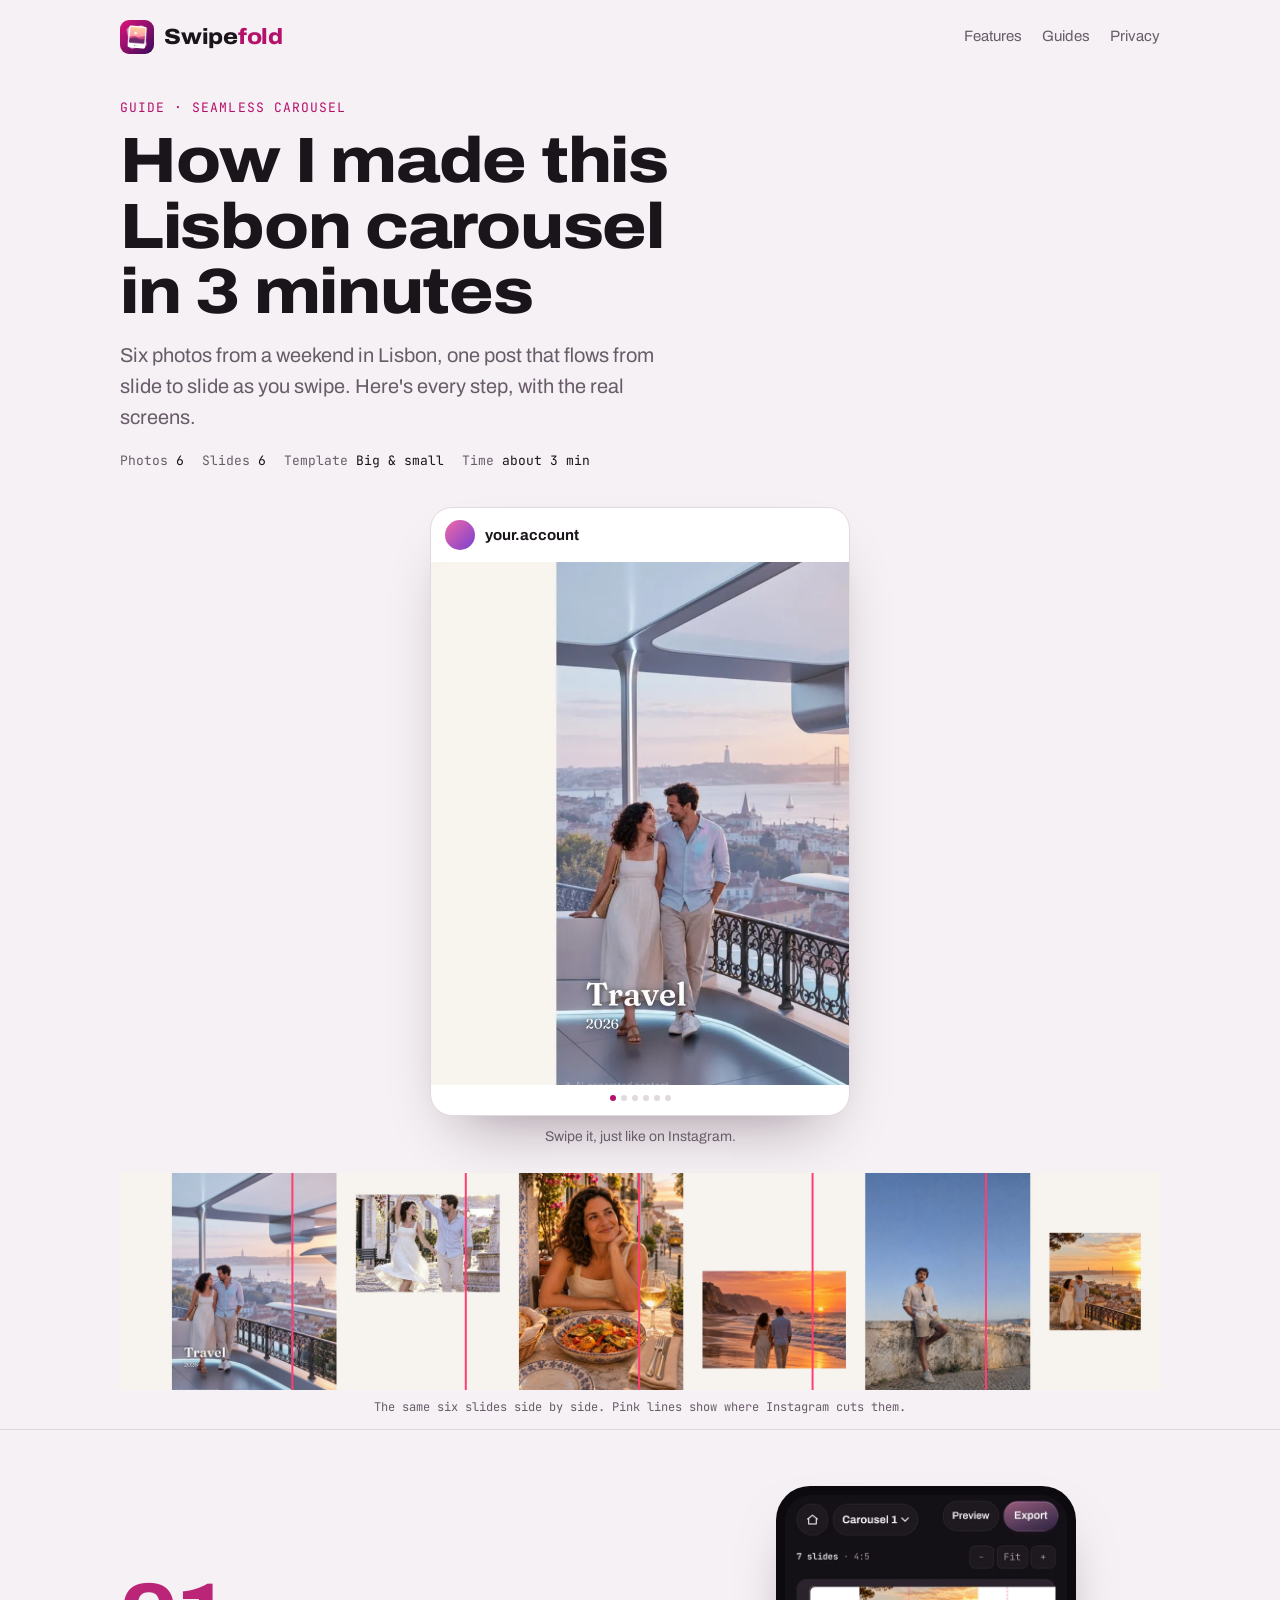
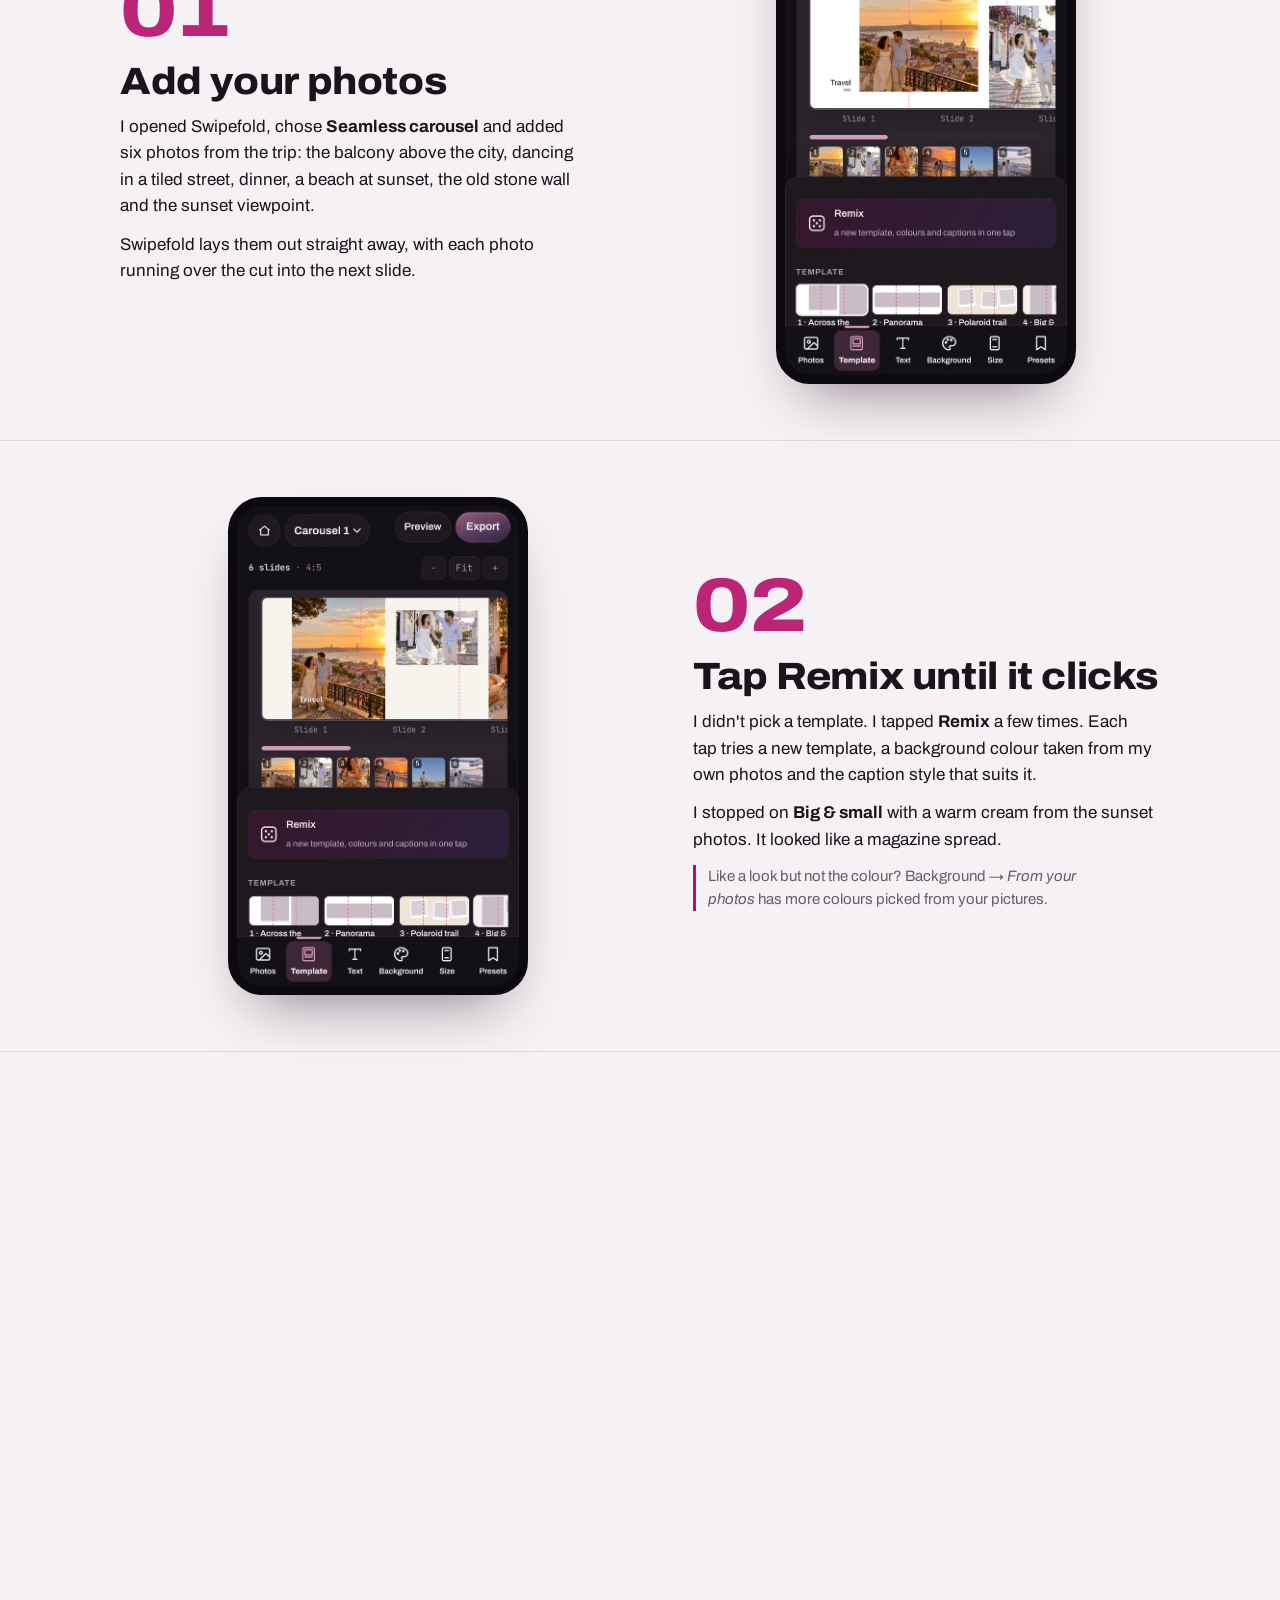
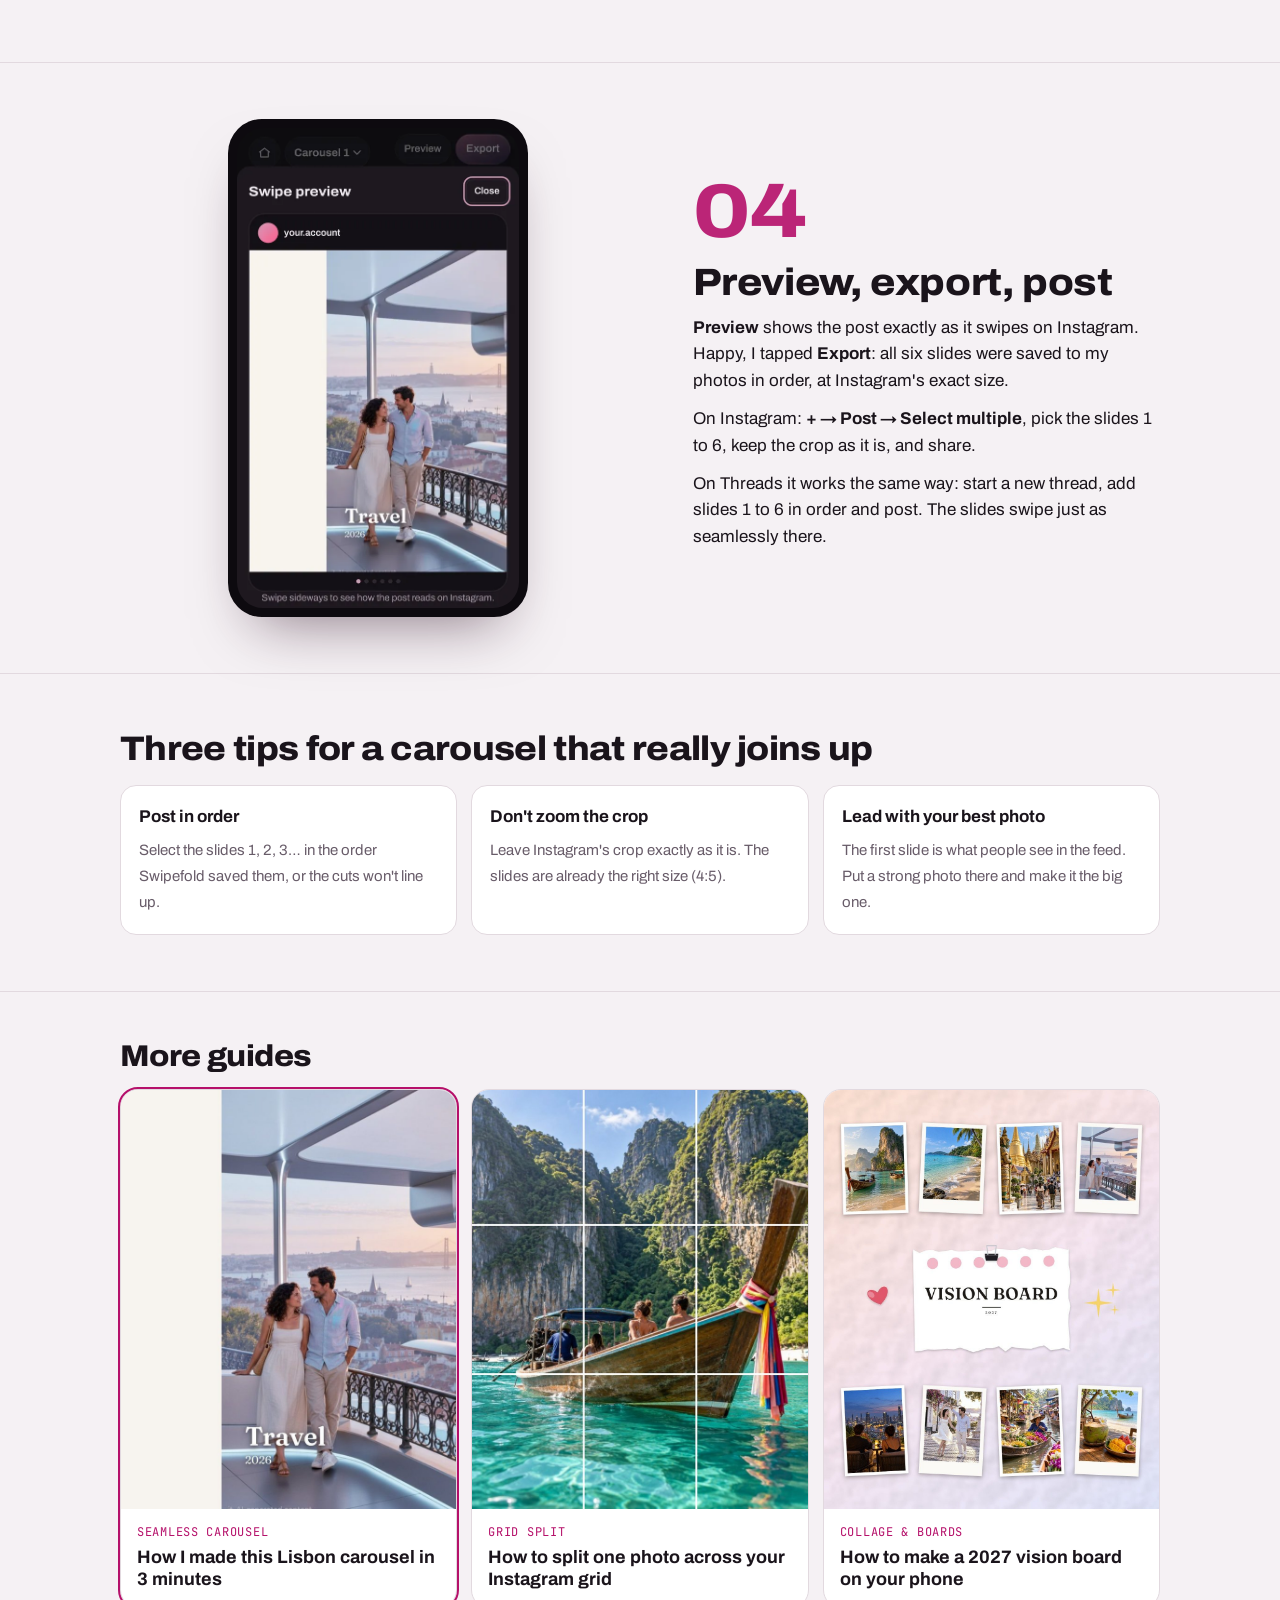
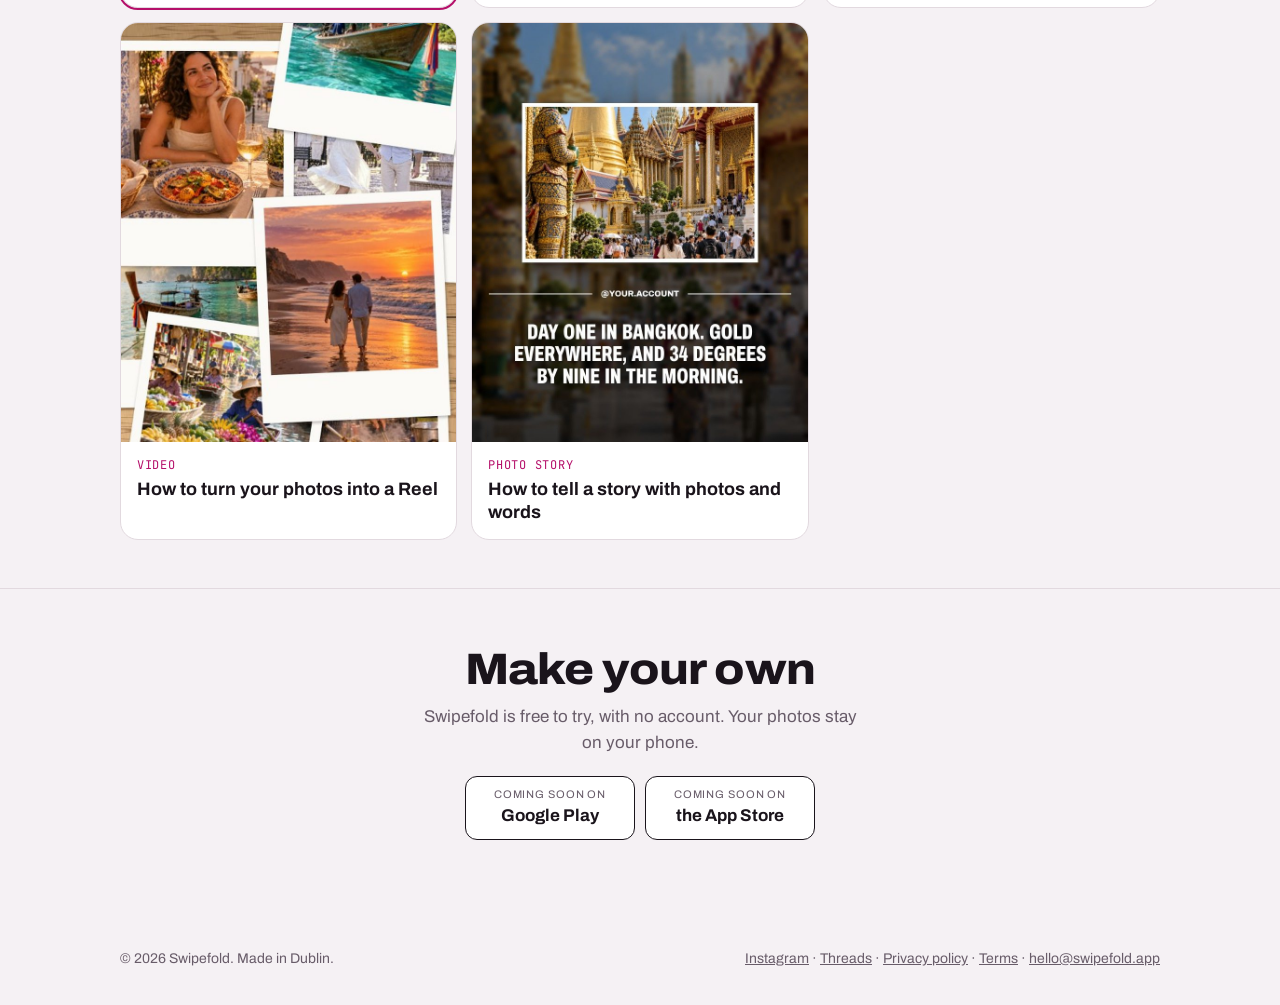
<file: how-i-made-a-carousel.html>
<!doctype html>
<html lang="en">
<head>
<meta charset="utf-8">
<meta name="viewport" content="width=device-width,initial-scale=1,viewport-fit=cover">
<title>How I made a seamless Instagram carousel in 3 minutes · Swipefold</title>
<meta name="description" content="Step by step: six photos from a weekend in Lisbon turned into a seamless Instagram carousel with Swipefold. Remix the look, make your best photo the big one, preview the swipe and post.">
<meta property="og:title" content="How I made a seamless Instagram carousel in 3 minutes">
<meta property="og:description" content="Six photos from Lisbon, one seamless carousel. The whole process, step by step.">
<meta property="og:image" content="https://swipefold.app/img/how/slide1.jpg">
<link rel="canonical" href="https://swipefold.app/how-i-made-a-carousel.html">
<link rel="icon" href="favicon.png" type="image/png">
<link rel="apple-touch-icon" href="apple-touch-icon.png">
<link rel="preconnect" href="https://fonts.googleapis.com"><link rel="preconnect" href="https://fonts.gstatic.com" crossorigin>
<link rel="stylesheet" href="https://fonts.googleapis.com/css2?family=Archivo:wdth,wght@75..125,400..800&family=JetBrains+Mono:wght@400&display=swap">
<link rel="stylesheet" href="style.css?v=3">
<script type="application/ld+json">
{"@context":"https://schema.org","@type":"HowTo","name":"How to make a seamless Instagram carousel","totalTime":"PT3M",
 "image":"https://swipefold.app/img/how/slide1.jpg",
 "tool":[{"@type":"HowToTool","name":"Swipefold app"}],
 "step":[
  {"@type":"HowToStep","position":1,"name":"Add your photos","text":"Open Swipefold, choose Seamless carousel and add the photos you want in the post.","image":"https://swipefold.app/img/how/step1.jpg"},
  {"@type":"HowToStep","position":2,"name":"Tap Remix","text":"Tap Remix to try a new template, a background colour taken from your photos and a caption style, until one feels right.","image":"https://swipefold.app/img/how/step2.jpg"},
  {"@type":"HowToStep","position":3,"name":"Make your best photo the big one","text":"Tap the photo you love most and choose Make it the big one, so it takes the largest frame.","image":"https://swipefold.app/img/how/step3.jpg"},
  {"@type":"HowToStep","position":4,"name":"Preview, export and post","text":"Check the swipe preview, tap Export to save every slide in order, then post them on Instagram as one carousel without changing the crop.","image":"https://swipefold.app/img/how/step4.jpg"}]}
</script>
<style>
/* a scrolling story, chapter by chapter */
.how-hero{padding:24px 0 8px}
.how-hero .eyebrow{font-family:var(--f-mono);font-size:13px;letter-spacing:.08em;text-transform:uppercase;color:var(--accent);margin:0 0 10px}
.how-hero h1{font-family:var(--f-display);font-weight:800;font-stretch:112%;font-size:clamp(34px,6.4vw,64px);line-height:1.02;letter-spacing:-.02em;margin:0 0 16px;max-width:14ch}
.how-hero .lede{font-size:clamp(17px,2.2vw,20px);color:var(--muted);max-width:52ch;margin:0}
.meta-row{display:flex;flex-wrap:wrap;gap:8px 18px;margin-top:18px;font-family:var(--f-mono);font-size:13px;color:var(--muted)}
.meta-row b{color:var(--ink);font-weight:400}

/* the finished post: a swipeable Instagram-style carousel */
.result{padding:28px 0 12px}
.ig{max-width:420px;margin:0 auto;background:var(--paper);border:1px solid var(--line);border-radius:22px;overflow:hidden;box-shadow:0 30px 60px -30px rgba(40,10,30,.45)}
.ig-head{display:flex;align-items:center;gap:10px;padding:12px 14px;font-weight:700;font-size:15px}
.ig-head i{width:30px;height:30px;border-radius:50%;background:linear-gradient(135deg,#f06aa8,#7a3fd0)}
.ig-track{display:flex;overflow-x:auto;scroll-snap-type:x mandatory;scrollbar-width:none;-webkit-overflow-scrolling:touch}
.ig-track::-webkit-scrollbar{display:none}
.ig-track picture{flex:0 0 100%;scroll-snap-align:center}
.ig-track img{display:block;width:100%;height:auto;aspect-ratio:4/5}
.ig-dots{display:flex;justify-content:center;gap:5px;padding:10px 0 14px}
.ig-dots b{width:6px;height:6px;border-radius:50%;background:var(--line);transition:background .2s}
.ig-dots b.on{background:var(--accent)}
.swipe-note{text-align:center;color:var(--muted);font-size:14px;margin:10px 0 0}
.strip-view{margin:26px auto 0;max-width:1080px;overflow-x:auto;scrollbar-width:thin}
.strip-view .row{display:flex;gap:0;min-width:760px;position:relative}
.strip-view img{display:block;width:calc(100%/6);height:auto;aspect-ratio:4/5}
.strip-view .row::after{content:"";position:absolute;top:0;bottom:0;left:0;right:calc(100%/6);pointer-events:none;background:linear-gradient(90deg,transparent calc(100% - 2px),var(--cut) 0) 0 0/calc(100%/5) 100% repeat-x}
.strip-cap{font-family:var(--f-mono);font-size:12px;color:var(--muted);text-align:center;margin:8px 0 0}

/* chapters */
.chapter{padding:56px 0;border-top:1px solid var(--line)}
.chapter .wrap{display:grid;grid-template-columns:minmax(0,1fr);gap:28px;align-items:center}
@media (min-width:860px){.chapter .wrap{grid-template-columns:1.05fr .95fr;gap:56px}.chapter.flip .copy{order:2}}
.num{font-family:var(--f-display);font-weight:800;font-stretch:120%;font-size:76px;line-height:1;color:var(--accent);opacity:.9;margin:0 0 6px}
.chapter h2{font-family:var(--f-display);font-weight:800;font-stretch:108%;font-size:clamp(26px,3.6vw,38px);line-height:1.08;margin:0 0 12px;letter-spacing:-.01em}
.chapter p{margin:0 0 12px;max-width:46ch}
.chapter .tip{font-size:15px;color:var(--muted);border-left:3px solid var(--accent);padding-left:12px}
.shot{margin:0;justify-self:center;width:min(300px,78vw);border-radius:34px;padding:9px;background:#0d0a0f;box-shadow:0 30px 60px -28px rgba(40,10,30,.55)}
.shot img{display:block;width:100%;height:auto;border-radius:26px}
.reveal{opacity:0;transform:translateY(28px);transition:opacity .7s ease,transform .7s ease}
.reveal.in{opacity:1;transform:none}
@media (prefers-reduced-motion:reduce){.reveal{opacity:1;transform:none;transition:none}}

/* tips + end */
.tips{padding:56px 0;border-top:1px solid var(--line)}
.tips h2{font-family:var(--f-display);font-weight:800;font-size:clamp(24px,3.2vw,34px);margin:0 0 18px}
.tip-grid{display:grid;gap:14px}
@media (min-width:760px){.tip-grid{grid-template-columns:repeat(3,1fr)}}
.tip-card{background:var(--paper);border:1px solid var(--line);border-radius:16px;padding:18px}
.tip-card b{display:block;font-size:17px;margin-bottom:6px}
.tip-card span{color:var(--muted);font-size:15px}
.end{padding:56px 0 72px;text-align:center;border-top:1px solid var(--line)}
.end h2{font-family:var(--f-display);font-weight:800;font-stretch:110%;font-size:clamp(28px,4vw,44px);margin:0 0 10px}
.end p{color:var(--muted);margin:0 auto 20px;max-width:44ch}
.end .stores{justify-content:center}

/* more guides, at the foot of each guide */
.more{padding:48px 0;border-top:1px solid var(--line)}
.more h2{font-family:var(--f-display);font-weight:800;font-size:clamp(22px,3vw,30px);margin:0 0 16px}
.guide-cards{display:grid;gap:14px}
@media (min-width:760px){.guide-cards{grid-template-columns:repeat(3,1fr)}}
.gcard{display:flex;flex-direction:column;background:var(--paper);border:1px solid var(--line);border-radius:18px;overflow:hidden;color:inherit;text-decoration:none;transition:transform .2s,box-shadow .2s}
.gcard:hover{transform:translateY(-3px);box-shadow:0 20px 40px -24px rgba(40,10,30,.45)}
.gcard img{display:block;width:100%;height:auto;aspect-ratio:4/5;object-fit:cover}
.gcard span{display:block;padding:14px 16px 4px;font-family:var(--f-mono);font-size:12px;letter-spacing:.06em;text-transform:uppercase;color:var(--accent)}
.gcard b{display:block;padding:0 16px 16px;font-size:18px;line-height:1.25}
.gcard[aria-current]{outline:2px solid var(--accent)}

/* Instagram profile grid, 3:4 tiles */
.profile{max-width:420px;margin:0 auto;background:var(--paper);border:1px solid var(--line);border-radius:22px;overflow:hidden;box-shadow:0 30px 60px -30px rgba(40,10,30,.45)}
.p-head{display:flex;align-items:center;gap:16px;padding:16px}
.p-head i{flex:0 0 64px;height:64px;border-radius:50%;background:linear-gradient(135deg,#f06aa8,#7a3fd0)}
.p-head b{display:block;font-size:16px}
.p-head small{display:block;color:var(--muted);font-size:13px;margin-top:2px}
.p-grid{display:grid;grid-template-columns:repeat(3,1fr);gap:2px;background:var(--paper)}
.p-grid img{display:block;width:100%;height:auto;aspect-ratio:3/4;object-fit:cover;transition:opacity .45s ease,transform .45s ease}
.p-grid.filling img{opacity:0;transform:scale(.94)}
.p-grid.filling img.on{opacity:1;transform:none}
.p-grid.gapped{gap:2px}
.replay{display:block;margin:14px auto 0;font:inherit;font-size:15px;font-weight:700;padding:10px 18px;border-radius:999px;border:1px solid var(--line);background:var(--paper);color:var(--ink);cursor:pointer}
.order{max-width:420px;margin:22px auto 0;display:grid;grid-template-columns:repeat(9,1fr);gap:4px}
.order figure{margin:0;text-align:center}
.order img{display:block;width:100%;height:auto;aspect-ratio:3/4;border-radius:4px}
.order figcaption{font-family:var(--f-mono);font-size:11px;color:var(--muted);margin-top:4px}

/* finished board + its video */
.duo{display:grid;gap:22px;justify-items:center;max-width:820px;margin:0 auto}
@media (min-width:760px){.duo{grid-template-columns:1.35fr 1fr;align-items:center}}
.duo figure{margin:0;width:100%}
.duo figcaption{font-family:var(--f-mono);font-size:12px;color:var(--muted);text-align:center;margin-top:10px}
.board-img{display:block;width:100%;height:auto;border-radius:14px;box-shadow:0 30px 60px -30px rgba(40,10,30,.45)}
.reel{width:min(260px,70vw);margin:0 auto;border-radius:30px;padding:8px;background:#0d0a0f;box-shadow:0 30px 60px -28px rgba(40,10,30,.55)}
.reel video{display:block;width:100%;height:auto;aspect-ratio:9/16;border-radius:23px;background:#eee}
.callout{max-width:720px;margin:0 auto;background:var(--paper);border:1px solid var(--line);border-radius:16px;padding:16px 18px;font-size:15px;color:var(--muted)}
.callout b{color:var(--ink)}
</style>
</head>
<body>
<header class="top"><div class="wrap">
  <a class="logo" href="./"><img src="apple-touch-icon.png" alt=""><span class="wm">Swipe<span>fold</span></span></a>
  <nav><a href="./#modes">Features</a><a href="guides.html" aria-current="page">Guides</a><a href="privacy.html">Privacy</a></nav>
</div></header>

<main>
<section class="how-hero"><div class="wrap">
  <p class="eyebrow">Guide · Seamless carousel</p>
  <h1>How I made this Lisbon carousel in 3 minutes</h1>
  <p class="lede">Six photos from a weekend in Lisbon, one post that flows from slide to slide as you swipe. Here's every step, with the real screens.</p>
  <div class="meta-row"><span>Photos <b>6</b></span><span>Slides <b>6</b></span><span>Template <b>Big &amp; small</b></span><span>Time <b>about 3 min</b></span></div>
</div></section>

<section class="result"><div class="wrap">
  <div class="ig" aria-label="The finished carousel, swipe to see each slide">
    <div class="ig-head"><i></i>your.account</div>
    <div class="ig-track" id="igTrack">
      <picture><source type="image/webp" srcset="img/how/slide1.webp"><img src="img/how/slide1.jpg" alt="Slide 1: a couple on a balcony above Lisbon, with the title Travel 2026" width="720" height="900"></picture>
      <picture><source type="image/webp" srcset="img/how/slide2.webp"><img src="img/how/slide2.jpg" alt="Slide 2: the edge of the balcony photo and a smaller photo of the couple dancing in a tiled street" width="720" height="900" loading="lazy"></picture>
      <picture><source type="image/webp" srcset="img/how/slide3.webp"><img src="img/how/slide3.jpg" alt="Slide 3: a woman smiling at a café table with dinner and a glass of wine" width="720" height="900" loading="lazy"></picture>
      <picture><source type="image/webp" srcset="img/how/slide4.webp"><img src="img/how/slide4.jpg" alt="Slide 4: the couple walking on a beach at sunset" width="720" height="900" loading="lazy"></picture>
      <picture><source type="image/webp" srcset="img/how/slide5.webp"><img src="img/how/slide5.jpg" alt="Slide 5: a man leaning on a stone wall above the city" width="720" height="900" loading="lazy"></picture>
      <picture><source type="image/webp" srcset="img/how/slide6.webp"><img src="img/how/slide6.jpg" alt="Slide 6: the edge of the wall photo and the couple at a sunset viewpoint" width="720" height="900" loading="lazy"></picture>
    </div>
    <div class="ig-dots" id="igDots"><b class="on"></b><b></b><b></b><b></b><b></b><b></b></div>
  </div>
  <p class="swipe-note">Swipe it, just like on Instagram.</p>
  <div class="strip-view" aria-hidden="true"><div class="row">
    <img src="img/how/slide1.jpg" alt="" loading="lazy"><img src="img/how/slide2.jpg" alt="" loading="lazy"><img src="img/how/slide3.jpg" alt="" loading="lazy"><img src="img/how/slide4.jpg" alt="" loading="lazy"><img src="img/how/slide5.jpg" alt="" loading="lazy"><img src="img/how/slide6.jpg" alt="" loading="lazy">
  </div></div>
  <p class="strip-cap">The same six slides side by side. Pink lines show where Instagram cuts them.</p>
</div></section>

<section class="chapter"><div class="wrap">
  <div class="copy reveal">
    <p class="num">01</p>
    <h2>Add your photos</h2>
    <p>I opened Swipefold, chose <b>Seamless carousel</b> and added six photos from the trip: the balcony above the city, dancing in a tiled street, dinner, a beach at sunset, the old stone wall and the sunset viewpoint.</p>
    <p>Swipefold lays them out straight away, with each photo running over the cut into the next slide.</p>
  </div>
  <figure class="shot reveal"><picture><source type="image/webp" srcset="img/how/step1.webp"><img src="img/how/step1.jpg" alt="Swipefold on a phone with six Lisbon photos added and laid across the slides" width="585" height="996" loading="lazy"></picture></figure>
</div></section>

<section class="chapter flip"><div class="wrap">
  <div class="copy reveal">
    <p class="num">02</p>
    <h2>Tap Remix until it clicks</h2>
    <p>I didn't pick a template. I tapped <b>Remix</b> a few times. Each tap tries a new template, a background colour taken from my own photos and the caption style that suits it.</p>
    <p>I stopped on <b>Big &amp; small</b> with a warm cream from the sunset photos. It looked like a magazine spread.</p>
    <p class="tip">Like a look but not the colour? Background → <i>From your photos</i> has more colours picked from your pictures.</p>
  </div>
  <figure class="shot reveal"><picture><source type="image/webp" srcset="img/how/step2.webp"><img src="img/how/step2.jpg" alt="The Remix button under the preview after choosing the Big and small template" width="585" height="996" loading="lazy"></picture></figure>
</div></section>

<section class="chapter"><div class="wrap">
  <div class="copy reveal">
    <p class="num">03</p>
    <h2>Make the best photo the big one</h2>
    <p>My favourite was the two of us on the balcony, but the template had put it in a small frame. I tapped it and chose <b>★ Make it the big one</b>. It swapped places with a big photo.</p>
    <p>Drag inside a frame to choose what shows, and pinch to zoom.</p>
  </div>
  <figure class="shot reveal"><picture><source type="image/webp" srcset="img/how/step3.webp"><img src="img/how/step3.jpg" alt="A selected photo with the Make it the big one button" width="585" height="996" loading="lazy"></picture></figure>
</div></section>

<section class="chapter flip"><div class="wrap">
  <div class="copy reveal">
    <p class="num">04</p>
    <h2>Preview, export, post</h2>
    <p><b>Preview</b> shows the post exactly as it swipes on Instagram. Happy, I tapped <b>Export</b>: all six slides were saved to my photos in order, at Instagram's exact size.</p>
    <p>On Instagram: <b>+ → Post → Select multiple</b>, pick the slides 1 to 6, keep the crop as it is, and share.</p>
    <p>On Threads it works the same way: start a new thread, add slides 1 to 6 in order and post. The slides swipe just as seamlessly there.</p>
  </div>
  <figure class="shot reveal"><picture><source type="image/webp" srcset="img/how/step4.webp"><img src="img/how/step4.jpg" alt="Swipe preview showing the carousel as it will look on Instagram" width="585" height="996" loading="lazy"></picture></figure>
</div></section>

<section class="tips"><div class="wrap">
  <h2>Three tips for a carousel that really joins up</h2>
  <div class="tip-grid">
    <div class="tip-card reveal"><b>Post in order</b><span>Select the slides 1, 2, 3… in the order Swipefold saved them, or the cuts won't line up.</span></div>
    <div class="tip-card reveal"><b>Don't zoom the crop</b><span>Leave Instagram's crop exactly as it is. The slides are already the right size (4:5).</span></div>
    <div class="tip-card reveal"><b>Lead with your best photo</b><span>The first slide is what people see in the feed. Put a strong photo there and make it the big one.</span></div>
  </div>
</div></section>

<section class="more"><div class="wrap">
  <h2>More guides</h2>
  <div class="guide-cards">
    <a class="gcard" href="how-i-made-a-carousel.html" aria-current="page"><img src="img/how/slide1.jpg" alt="" loading="lazy" width="720" height="900"><span>Seamless carousel</span><b>How I made this Lisbon carousel in 3 minutes</b></a>
    <a class="gcard" href="how-to-split-a-photo-into-an-instagram-grid.html"><img src="img/grid/cover.jpg" alt="" loading="lazy" width="720" height="900"><span>Grid split</span><b>How to split one photo across your Instagram grid</b></a>
    <a class="gcard" href="how-to-make-a-vision-board.html"><img src="img/board/board.jpg" alt="" loading="lazy" width="1080" height="1350"><span>Collage &amp; boards</span><b>How to make a 2027 vision board on your phone</b></a>
    <a class="gcard" href="how-to-turn-photos-into-a-reel.html"><img src="img/video/cover.jpg" alt="" loading="lazy" width="720" height="900"><span>Video</span><b>How to turn your photos into a Reel</b></a>
    <a class="gcard" href="how-to-make-an-instagram-photo-story.html"><img src="img/story/slide1.jpg" alt="" loading="lazy" width="720" height="900"><span>Photo story</span><b>How to tell a story with photos and words</b></a>
  </div>
</div></section>

<section class="end"><div class="wrap">
  <h2>Make your own</h2>
  <p>Swipefold is free to try, with no account. Your photos stay on your phone.</p>
  <div class="stores" aria-label="Availability">
    <div class="store"><small>Coming soon on</small><b>Google Play</b></div>
    <div class="store"><small>Coming soon on</small><b>the App Store</b></div>
  </div>
</div></section>
</main>

<footer><div class="wrap">
  <span>© 2026 Swipefold. Made in Dublin.</span>
  <span><a href="https://www.instagram.com/swipefold.app/" rel="me">Instagram</a> · <a href="https://www.threads.com/@swipefold.app" rel="me">Threads</a> · <a href="privacy.html">Privacy policy</a> · <a href="terms.html">Terms</a> · <a href="mailto:hello@swipefold.app">hello@swipefold.app</a></span>
</div></footer>

<script>
// dots follow the swipe; chapters fade in as they scroll into view
(()=>{ const tr=document.getElementById("igTrack"), dots=[...document.querySelectorAll("#igDots b")];
  tr.addEventListener("scroll",()=>{ const i=Math.round(tr.scrollLeft/tr.clientWidth); dots.forEach((d,k)=>d.classList.toggle("on",k===i)); },{passive:true});
  const els=document.querySelectorAll(".reveal");
  if(!("IntersectionObserver" in window)){ els.forEach(e=>e.classList.add("in")); return; }
  const io=new IntersectionObserver(es=>es.forEach(e=>{ if(e.isIntersecting){ e.target.classList.add("in"); io.unobserve(e.target); } }),{rootMargin:"0px 0px -10% 0px"});
  els.forEach(e=>io.observe(e)); })();
</script>
</body>
</html>
</file>
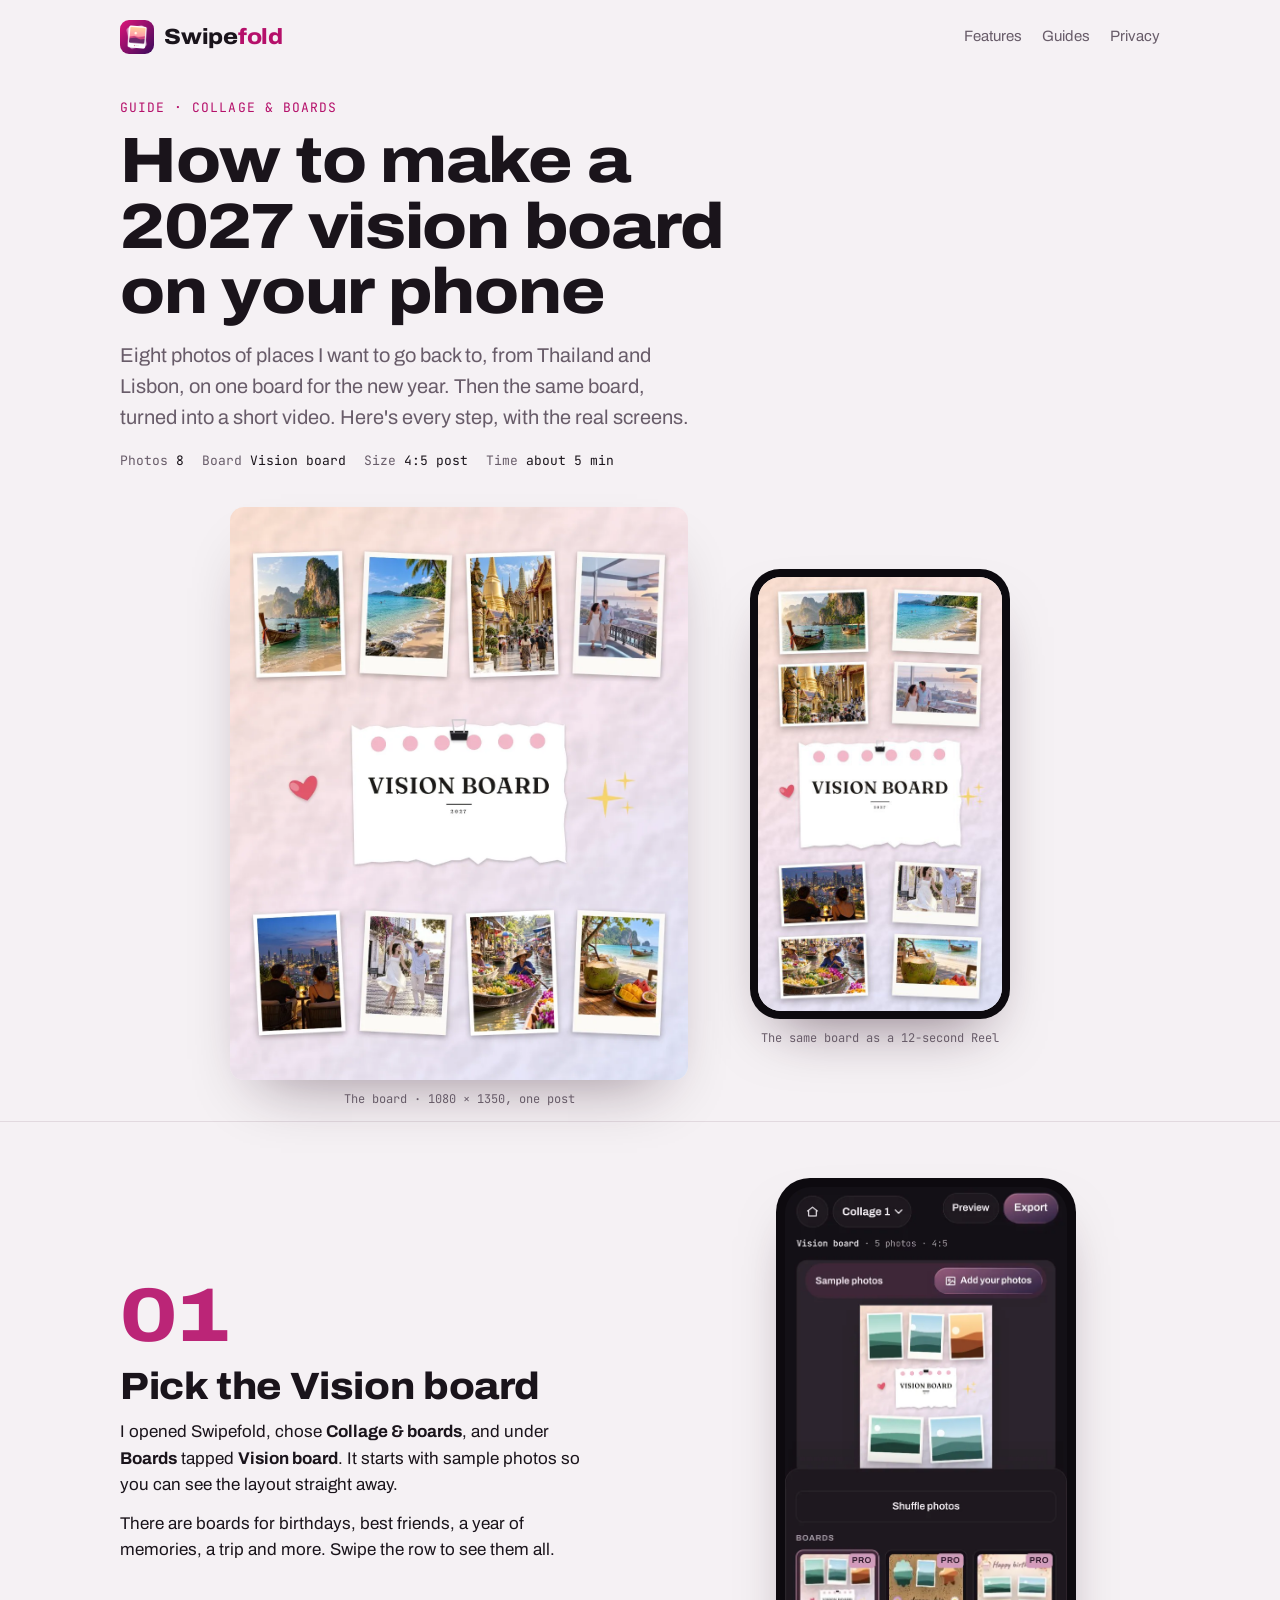
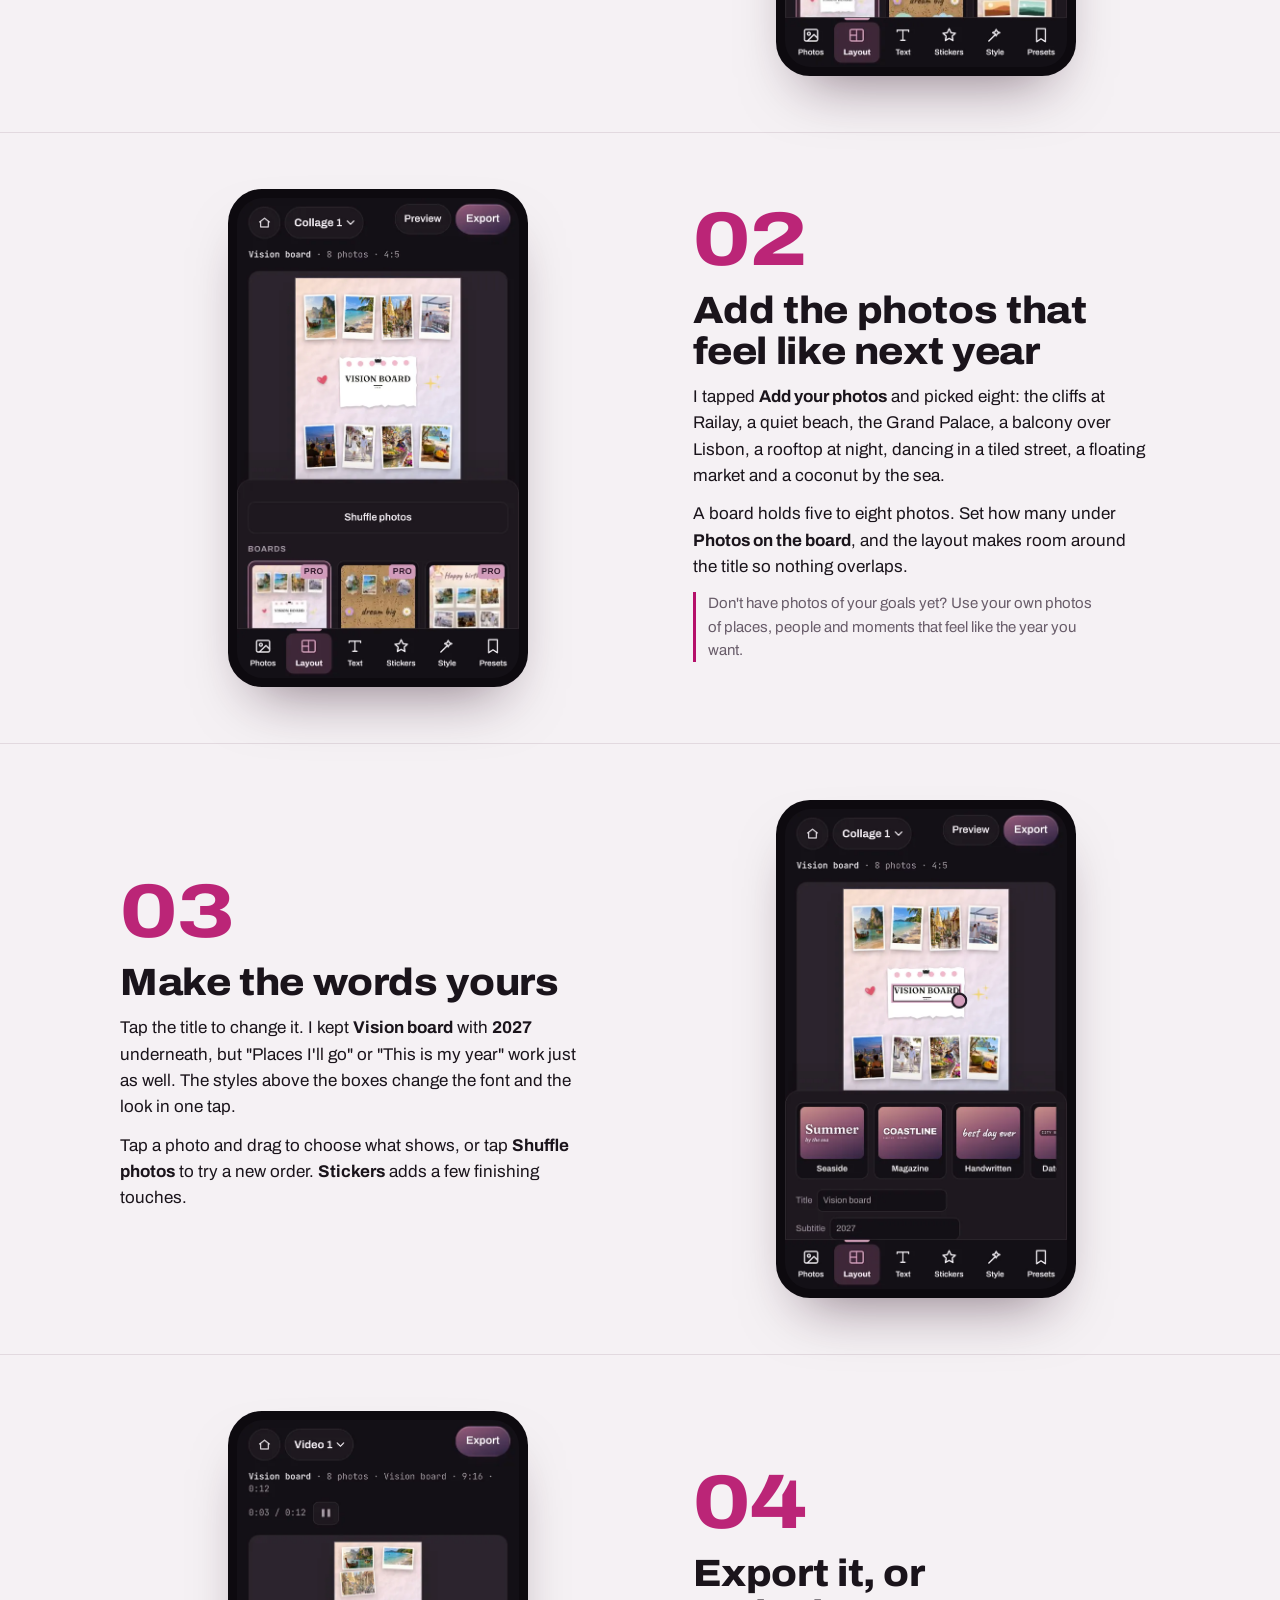
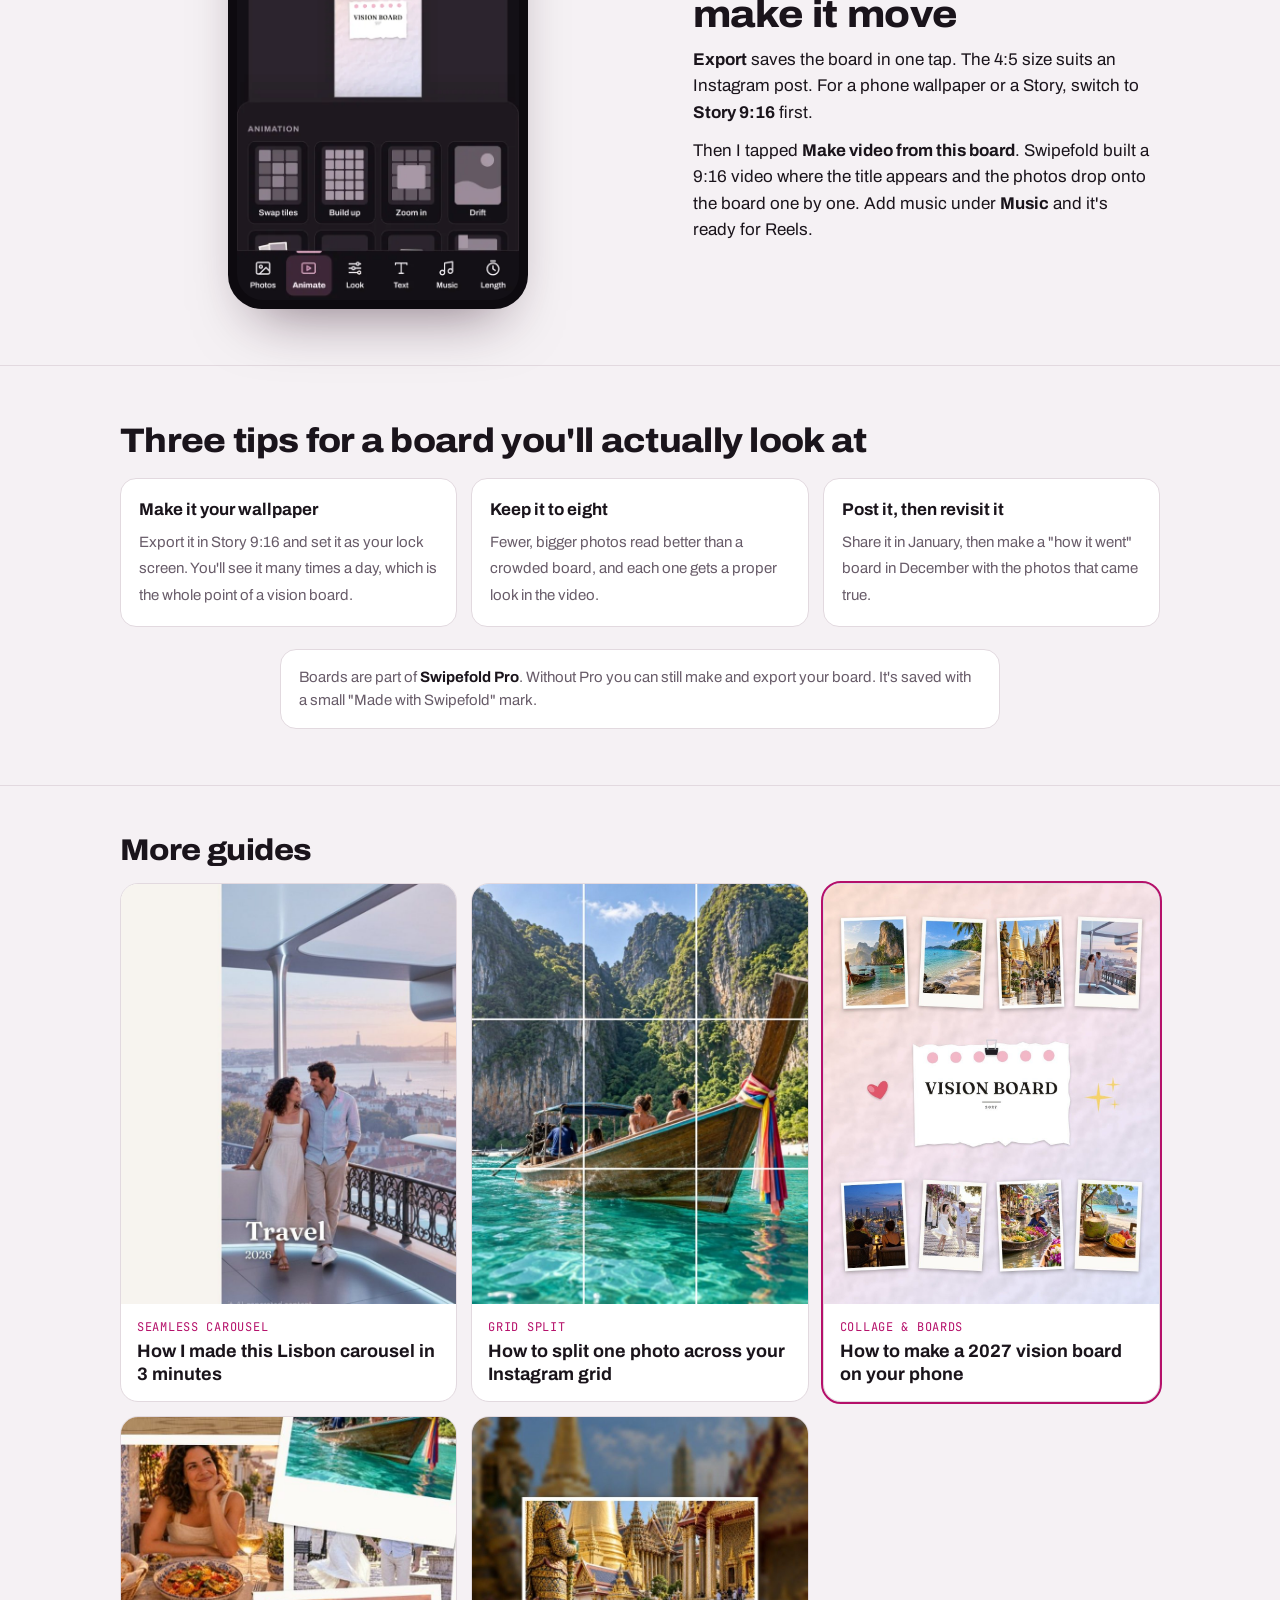
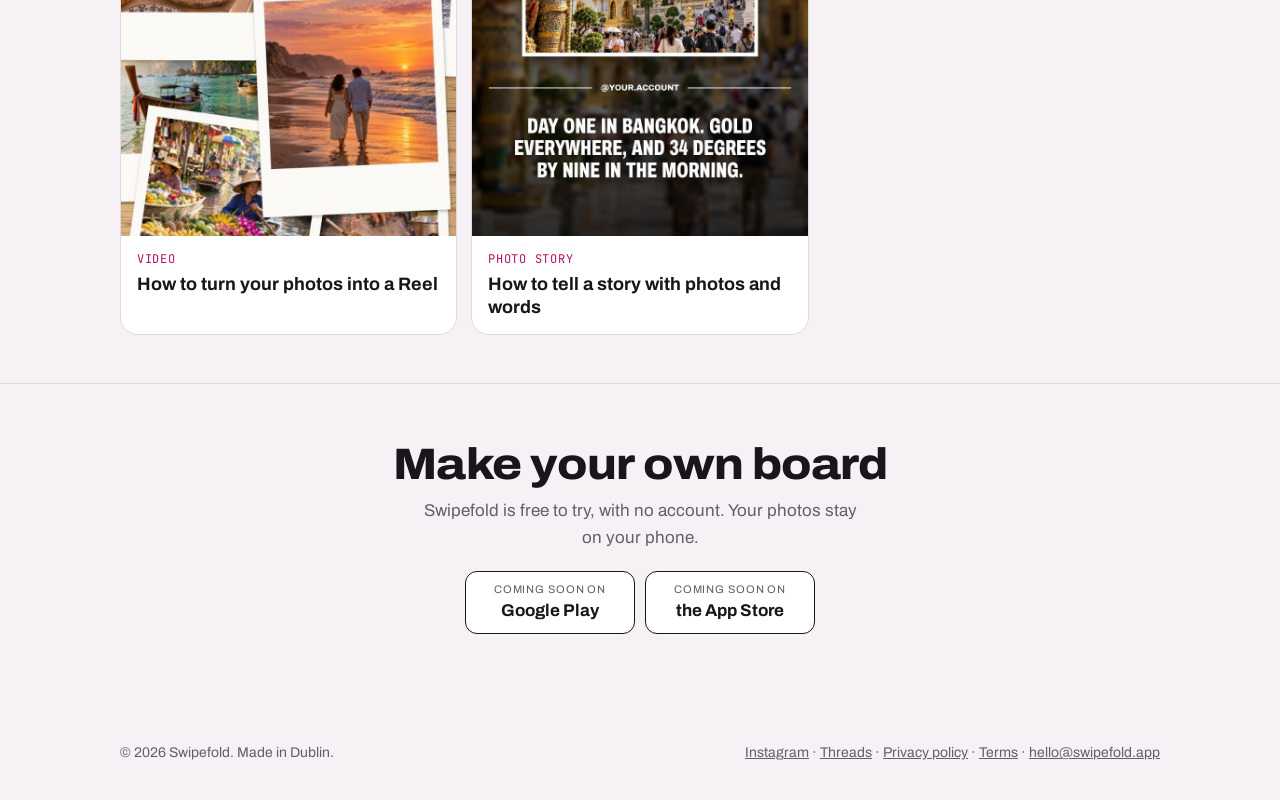
<file: how-to-make-a-vision-board.html>
<!doctype html>
<html lang="en">
<head>
<meta charset="utf-8">
<meta name="viewport" content="width=device-width,initial-scale=1,viewport-fit=cover">
<title>How to make a 2027 vision board on your phone · Swipefold</title>
<meta name="description" content="Step by step: eight travel photos from Thailand and Lisbon turned into a 2027 vision board on your phone, ready for an Instagram post, a phone wallpaper or a short Reel.">
<meta property="og:title" content="How to make a 2027 vision board on your phone">
<meta property="og:description" content="Eight photos, one vision board, and a Reel made from it. Every step, with the real screens.">
<meta property="og:image" content="https://swipefold.app/img/board/board.jpg">
<link rel="canonical" href="https://swipefold.app/how-to-make-a-vision-board.html">
<link rel="icon" href="favicon.png" type="image/png">
<link rel="apple-touch-icon" href="apple-touch-icon.png">
<link rel="preconnect" href="https://fonts.googleapis.com"><link rel="preconnect" href="https://fonts.gstatic.com" crossorigin>
<link rel="stylesheet" href="https://fonts.googleapis.com/css2?family=Archivo:wdth,wght@75..125,400..800&family=JetBrains+Mono:wght@400&display=swap">
<link rel="stylesheet" href="style.css?v=3">
<style>
/* a scrolling story, chapter by chapter */
.how-hero{padding:24px 0 8px}
.how-hero .eyebrow{font-family:var(--f-mono);font-size:13px;letter-spacing:.08em;text-transform:uppercase;color:var(--accent);margin:0 0 10px}
.how-hero h1{font-family:var(--f-display);font-weight:800;font-stretch:112%;font-size:clamp(34px,6.4vw,64px);line-height:1.02;letter-spacing:-.02em;margin:0 0 16px;max-width:14ch}
.how-hero .lede{font-size:clamp(17px,2.2vw,20px);color:var(--muted);max-width:52ch;margin:0}
.meta-row{display:flex;flex-wrap:wrap;gap:8px 18px;margin-top:18px;font-family:var(--f-mono);font-size:13px;color:var(--muted)}
.meta-row b{color:var(--ink);font-weight:400}

/* the finished post: a swipeable Instagram-style carousel */
.result{padding:28px 0 12px}
.ig{max-width:420px;margin:0 auto;background:var(--paper);border:1px solid var(--line);border-radius:22px;overflow:hidden;box-shadow:0 30px 60px -30px rgba(40,10,30,.45)}
.ig-head{display:flex;align-items:center;gap:10px;padding:12px 14px;font-weight:700;font-size:15px}
.ig-head i{width:30px;height:30px;border-radius:50%;background:linear-gradient(135deg,#f06aa8,#7a3fd0)}
.ig-track{display:flex;overflow-x:auto;scroll-snap-type:x mandatory;scrollbar-width:none;-webkit-overflow-scrolling:touch}
.ig-track::-webkit-scrollbar{display:none}
.ig-track picture{flex:0 0 100%;scroll-snap-align:center}
.ig-track img{display:block;width:100%;height:auto;aspect-ratio:4/5}
.ig-dots{display:flex;justify-content:center;gap:5px;padding:10px 0 14px}
.ig-dots b{width:6px;height:6px;border-radius:50%;background:var(--line);transition:background .2s}
.ig-dots b.on{background:var(--accent)}
.swipe-note{text-align:center;color:var(--muted);font-size:14px;margin:10px 0 0}
.strip-view{margin:26px auto 0;max-width:1080px;overflow-x:auto;scrollbar-width:thin}
.strip-view .row{display:flex;gap:0;min-width:760px;position:relative}
.strip-view img{display:block;width:calc(100%/6);height:auto;aspect-ratio:4/5}
.strip-view .row::after{content:"";position:absolute;top:0;bottom:0;left:0;right:calc(100%/6);pointer-events:none;background:linear-gradient(90deg,transparent calc(100% - 2px),var(--cut) 0) 0 0/calc(100%/5) 100% repeat-x}
.strip-cap{font-family:var(--f-mono);font-size:12px;color:var(--muted);text-align:center;margin:8px 0 0}

/* chapters */
.chapter{padding:56px 0;border-top:1px solid var(--line)}
.chapter .wrap{display:grid;grid-template-columns:minmax(0,1fr);gap:28px;align-items:center}
@media (min-width:860px){.chapter .wrap{grid-template-columns:1.05fr .95fr;gap:56px}.chapter.flip .copy{order:2}}
.num{font-family:var(--f-display);font-weight:800;font-stretch:120%;font-size:76px;line-height:1;color:var(--accent);opacity:.9;margin:0 0 6px}
.chapter h2{font-family:var(--f-display);font-weight:800;font-stretch:108%;font-size:clamp(26px,3.6vw,38px);line-height:1.08;margin:0 0 12px;letter-spacing:-.01em}
.chapter p{margin:0 0 12px;max-width:46ch}
.chapter .tip{font-size:15px;color:var(--muted);border-left:3px solid var(--accent);padding-left:12px}
.shot{margin:0;justify-self:center;width:min(300px,78vw);border-radius:34px;padding:9px;background:#0d0a0f;box-shadow:0 30px 60px -28px rgba(40,10,30,.55)}
.shot img{display:block;width:100%;height:auto;border-radius:26px}
.reveal{opacity:0;transform:translateY(28px);transition:opacity .7s ease,transform .7s ease}
.reveal.in{opacity:1;transform:none}
@media (prefers-reduced-motion:reduce){.reveal{opacity:1;transform:none;transition:none}}

/* tips + end */
.tips{padding:56px 0;border-top:1px solid var(--line)}
.tips h2{font-family:var(--f-display);font-weight:800;font-size:clamp(24px,3.2vw,34px);margin:0 0 18px}
.tip-grid{display:grid;gap:14px}
@media (min-width:760px){.tip-grid{grid-template-columns:repeat(3,1fr)}}
.tip-card{background:var(--paper);border:1px solid var(--line);border-radius:16px;padding:18px}
.tip-card b{display:block;font-size:17px;margin-bottom:6px}
.tip-card span{color:var(--muted);font-size:15px}
.end{padding:56px 0 72px;text-align:center;border-top:1px solid var(--line)}
.end h2{font-family:var(--f-display);font-weight:800;font-stretch:110%;font-size:clamp(28px,4vw,44px);margin:0 0 10px}
.end p{color:var(--muted);margin:0 auto 20px;max-width:44ch}
.end .stores{justify-content:center}

/* more guides, at the foot of each guide */
.more{padding:48px 0;border-top:1px solid var(--line)}
.more h2{font-family:var(--f-display);font-weight:800;font-size:clamp(22px,3vw,30px);margin:0 0 16px}
.guide-cards{display:grid;gap:14px}
@media (min-width:760px){.guide-cards{grid-template-columns:repeat(3,1fr)}}
.gcard{display:flex;flex-direction:column;background:var(--paper);border:1px solid var(--line);border-radius:18px;overflow:hidden;color:inherit;text-decoration:none;transition:transform .2s,box-shadow .2s}
.gcard:hover{transform:translateY(-3px);box-shadow:0 20px 40px -24px rgba(40,10,30,.45)}
.gcard img{display:block;width:100%;height:auto;aspect-ratio:4/5;object-fit:cover}
.gcard span{display:block;padding:14px 16px 4px;font-family:var(--f-mono);font-size:12px;letter-spacing:.06em;text-transform:uppercase;color:var(--accent)}
.gcard b{display:block;padding:0 16px 16px;font-size:18px;line-height:1.25}
.gcard[aria-current]{outline:2px solid var(--accent)}

/* Instagram profile grid, 3:4 tiles */
.profile{max-width:420px;margin:0 auto;background:var(--paper);border:1px solid var(--line);border-radius:22px;overflow:hidden;box-shadow:0 30px 60px -30px rgba(40,10,30,.45)}
.p-head{display:flex;align-items:center;gap:16px;padding:16px}
.p-head i{flex:0 0 64px;height:64px;border-radius:50%;background:linear-gradient(135deg,#f06aa8,#7a3fd0)}
.p-head b{display:block;font-size:16px}
.p-head small{display:block;color:var(--muted);font-size:13px;margin-top:2px}
.p-grid{display:grid;grid-template-columns:repeat(3,1fr);gap:2px;background:var(--paper)}
.p-grid img{display:block;width:100%;height:auto;aspect-ratio:3/4;object-fit:cover;transition:opacity .45s ease,transform .45s ease}
.p-grid.filling img{opacity:0;transform:scale(.94)}
.p-grid.filling img.on{opacity:1;transform:none}
.p-grid.gapped{gap:2px}
.replay{display:block;margin:14px auto 0;font:inherit;font-size:15px;font-weight:700;padding:10px 18px;border-radius:999px;border:1px solid var(--line);background:var(--paper);color:var(--ink);cursor:pointer}
.order{max-width:420px;margin:22px auto 0;display:grid;grid-template-columns:repeat(9,1fr);gap:4px}
.order figure{margin:0;text-align:center}
.order img{display:block;width:100%;height:auto;aspect-ratio:3/4;border-radius:4px}
.order figcaption{font-family:var(--f-mono);font-size:11px;color:var(--muted);margin-top:4px}

/* finished board + its video */
.duo{display:grid;gap:22px;justify-items:center;max-width:820px;margin:0 auto}
@media (min-width:760px){.duo{grid-template-columns:1.35fr 1fr;align-items:center}}
.duo figure{margin:0;width:100%}
.duo figcaption{font-family:var(--f-mono);font-size:12px;color:var(--muted);text-align:center;margin-top:10px}
.board-img{display:block;width:100%;height:auto;border-radius:14px;box-shadow:0 30px 60px -30px rgba(40,10,30,.45)}
.reel{width:min(260px,70vw);margin:0 auto;border-radius:30px;padding:8px;background:#0d0a0f;box-shadow:0 30px 60px -28px rgba(40,10,30,.55)}
.reel video{display:block;width:100%;height:auto;aspect-ratio:9/16;border-radius:23px;background:#eee}
.callout{max-width:720px;margin:0 auto;background:var(--paper);border:1px solid var(--line);border-radius:16px;padding:16px 18px;font-size:15px;color:var(--muted)}
.callout b{color:var(--ink)}
</style>
<script type="application/ld+json">
{"@context":"https://schema.org","@type":"HowTo","name":"How to make a vision board on your phone","totalTime":"PT5M",
 "image":"https://swipefold.app/img/board/board.jpg",
 "tool":[{"@type":"HowToTool","name":"Swipefold app"}],
 "step":[
  {"@type":"HowToStep","position":1,"name":"Pick the Vision board","text":"Open Swipefold, choose Collage & boards, and under Boards tap Vision board.","image":"https://swipefold.app/img/board/step1.jpg"},
  {"@type":"HowToStep","position":2,"name":"Add your photos","text":"Tap Add your photos and choose five to eight pictures of what you want next year. Set how many go on the board under Photos on the board.","image":"https://swipefold.app/img/board/step2.jpg"},
  {"@type":"HowToStep","position":3,"name":"Make the words yours","text":"Tap the title to change the words, choose a title style, and drag inside a photo to choose what shows.","image":"https://swipefold.app/img/board/step3.jpg"},
  {"@type":"HowToStep","position":4,"name":"Export it or make it move","text":"Tap Export to save the board, or Make video from this board to turn it into a 9:16 video for Reels and Stories.","image":"https://swipefold.app/img/board/step4.jpg"}]}
</script>
</head>
<body>
<header class="top"><div class="wrap">
  <a class="logo" href="./"><img src="apple-touch-icon.png" alt=""><span class="wm">Swipe<span>fold</span></span></a>
  <nav><a href="./#modes">Features</a><a href="guides.html" aria-current="page">Guides</a><a href="privacy.html">Privacy</a></nav>
</div></header>

<main>
<section class="how-hero"><div class="wrap">
  <p class="eyebrow">Guide · Collage &amp; boards</p>
  <h1>How to make a 2027 vision board on your phone</h1>
  <p class="lede">Eight photos of places I want to go back to, from Thailand and Lisbon, on one board for the new year. Then the same board, turned into a short video. Here's every step, with the real screens.</p>
  <div class="meta-row"><span>Photos <b>8</b></span><span>Board <b>Vision board</b></span><span>Size <b>4:5 post</b></span><span>Time <b>about 5 min</b></span></div>
</div></section>

<section class="result"><div class="wrap">
  <div class="duo">
    <figure><picture><source type="image/webp" srcset="img/board/board.webp"><img class="board-img" src="img/board/board.jpg" alt="A pastel vision board with a torn paper note reading Vision board 2027, surrounded by eight polaroid photos: a longtail boat, a beach, a temple, a balcony in Lisbon, a city at night, dancing in a tiled street, a floating market and a coconut on a beach table" width="1080" height="1350"></picture><figcaption>The board · 1080 × 1350, one post</figcaption></figure>
    <figure><div class="reel"><video src="img/board/board-video.mp4" poster="img/board/video-poster.jpg" muted loop playsinline autoplay preload="metadata" aria-label="The same board as a video: the title appears, then each photo drops onto the board"></video></div><figcaption>The same board as a 12-second Reel</figcaption></figure>
  </div>
</div></section>

<section class="chapter"><div class="wrap">
  <div class="copy reveal">
    <p class="num">01</p>
    <h2>Pick the Vision board</h2>
    <p>I opened Swipefold, chose <b>Collage &amp; boards</b>, and under <b>Boards</b> tapped <b>Vision board</b>. It starts with sample photos so you can see the layout straight away.</p>
    <p>There are boards for birthdays, best friends, a year of memories, a trip and more. Swipe the row to see them all.</p>
  </div>
  <figure class="shot reveal"><picture><source type="image/webp" srcset="img/board/step1.webp"><img src="img/board/step1.jpg" alt="The Vision board picked from the Boards row, with sample photos" width="585" height="996" loading="lazy"></picture></figure>
</div></section>

<section class="chapter flip"><div class="wrap">
  <div class="copy reveal">
    <p class="num">02</p>
    <h2>Add the photos that feel like next year</h2>
    <p>I tapped <b>Add your photos</b> and picked eight: the cliffs at Railay, a quiet beach, the Grand Palace, a balcony over Lisbon, a rooftop at night, dancing in a tiled street, a floating market and a coconut by the sea.</p>
    <p>A board holds five to eight photos. Set how many under <b>Photos on the board</b>, and the layout makes room around the title so nothing overlaps.</p>
    <p class="tip">Don't have photos of your goals yet? Use your own photos of places, people and moments that feel like the year you want.</p>
  </div>
  <figure class="shot reveal"><picture><source type="image/webp" srcset="img/board/step2.webp"><img src="img/board/step2.jpg" alt="The vision board filled with eight travel photos" width="585" height="996" loading="lazy"></picture></figure>
</div></section>

<section class="chapter"><div class="wrap">
  <div class="copy reveal">
    <p class="num">03</p>
    <h2>Make the words yours</h2>
    <p>Tap the title to change it. I kept <b>Vision board</b> with <b>2027</b> underneath, but "Places I'll go" or "This is my year" work just as well. The styles above the boxes change the font and the look in one tap.</p>
    <p>Tap a photo and drag to choose what shows, or tap <b>Shuffle photos</b> to try a new order. <b>Stickers</b> adds a few finishing touches.</p>
  </div>
  <figure class="shot reveal"><picture><source type="image/webp" srcset="img/board/step3.webp"><img src="img/board/step3.jpg" alt="The board title selected, with title styles and the Title and Subtitle boxes" width="585" height="996" loading="lazy"></picture></figure>
</div></section>

<section class="chapter flip"><div class="wrap">
  <div class="copy reveal">
    <p class="num">04</p>
    <h2>Export it, or make it move</h2>
    <p><b>Export</b> saves the board in one tap. The 4:5 size suits an Instagram post. For a phone wallpaper or a Story, switch to <b>Story 9:16</b> first.</p>
    <p>Then I tapped <b>Make video from this board</b>. Swipefold built a 9:16 video where the title appears and the photos drop onto the board one by one. Add music under <b>Music</b> and it's ready for Reels.</p>
  </div>
  <figure class="shot reveal"><picture><source type="image/webp" srcset="img/board/step4.webp"><img src="img/board/step4.jpg" alt="The board turned into a video, with the animation options below" width="585" height="996" loading="lazy"></picture></figure>
</div></section>

<section class="tips"><div class="wrap">
  <h2>Three tips for a board you'll actually look at</h2>
  <div class="tip-grid">
    <div class="tip-card reveal"><b>Make it your wallpaper</b><span>Export it in Story 9:16 and set it as your lock screen. You'll see it many times a day, which is the whole point of a vision board.</span></div>
    <div class="tip-card reveal"><b>Keep it to eight</b><span>Fewer, bigger photos read better than a crowded board, and each one gets a proper look in the video.</span></div>
    <div class="tip-card reveal"><b>Post it, then revisit it</b><span>Share it in January, then make a "how it went" board in December with the photos that came true.</span></div>
  </div>
  <p class="callout reveal" style="margin-top:22px">Boards are part of <b>Swipefold Pro</b>. Without Pro you can still make and export your board. It's saved with a small "Made with Swipefold" mark.</p>
</div></section>

<section class="more"><div class="wrap">
  <h2>More guides</h2>
  <div class="guide-cards">
    <a class="gcard" href="how-i-made-a-carousel.html"><img src="img/how/slide1.jpg" alt="" loading="lazy" width="720" height="900"><span>Seamless carousel</span><b>How I made this Lisbon carousel in 3 minutes</b></a>
    <a class="gcard" href="how-to-split-a-photo-into-an-instagram-grid.html"><img src="img/grid/cover.jpg" alt="" loading="lazy" width="720" height="900"><span>Grid split</span><b>How to split one photo across your Instagram grid</b></a>
    <a class="gcard" href="how-to-make-a-vision-board.html" aria-current="page"><img src="img/board/board.jpg" alt="" loading="lazy" width="1080" height="1350"><span>Collage &amp; boards</span><b>How to make a 2027 vision board on your phone</b></a>
    <a class="gcard" href="how-to-turn-photos-into-a-reel.html"><img src="img/video/cover.jpg" alt="" loading="lazy" width="720" height="900"><span>Video</span><b>How to turn your photos into a Reel</b></a>
    <a class="gcard" href="how-to-make-an-instagram-photo-story.html"><img src="img/story/slide1.jpg" alt="" loading="lazy" width="720" height="900"><span>Photo story</span><b>How to tell a story with photos and words</b></a>
  </div>
</div></section>

<section class="end"><div class="wrap">
  <h2>Make your own board</h2>
  <p>Swipefold is free to try, with no account. Your photos stay on your phone.</p>
  <div class="stores" aria-label="Availability">
    <div class="store"><small>Coming soon on</small><b>Google Play</b></div>
    <div class="store"><small>Coming soon on</small><b>the App Store</b></div>
  </div>
</div></section>
</main>

<footer><div class="wrap">
  <span>© 2026 Swipefold. Made in Dublin.</span>
  <span><a href="https://www.instagram.com/swipefold.app/" rel="me">Instagram</a> · <a href="https://www.threads.com/@swipefold.app" rel="me">Threads</a> · <a href="privacy.html">Privacy policy</a> · <a href="terms.html">Terms</a> · <a href="mailto:hello@swipefold.app">hello@swipefold.app</a></span>
</div></footer>

<script>
// chapters fade in on scroll; the video pauses if motion is reduced
(()=>{ if(matchMedia("(prefers-reduced-motion: reduce)").matches){ const v=document.querySelector(".reel video"); v.removeAttribute("autoplay"); v.pause(); v.controls=true; }
  const els=document.querySelectorAll(".reveal");
  if(!("IntersectionObserver" in window)){ els.forEach(e=>e.classList.add("in")); return; }
  const io=new IntersectionObserver(es=>es.forEach(e=>{ if(e.isIntersecting){ e.target.classList.add("in"); io.unobserve(e.target); } }),{rootMargin:"0px 0px -10% 0px"});
  els.forEach(e=>io.observe(e)); })();
</script>
</body>
</html>
</file>
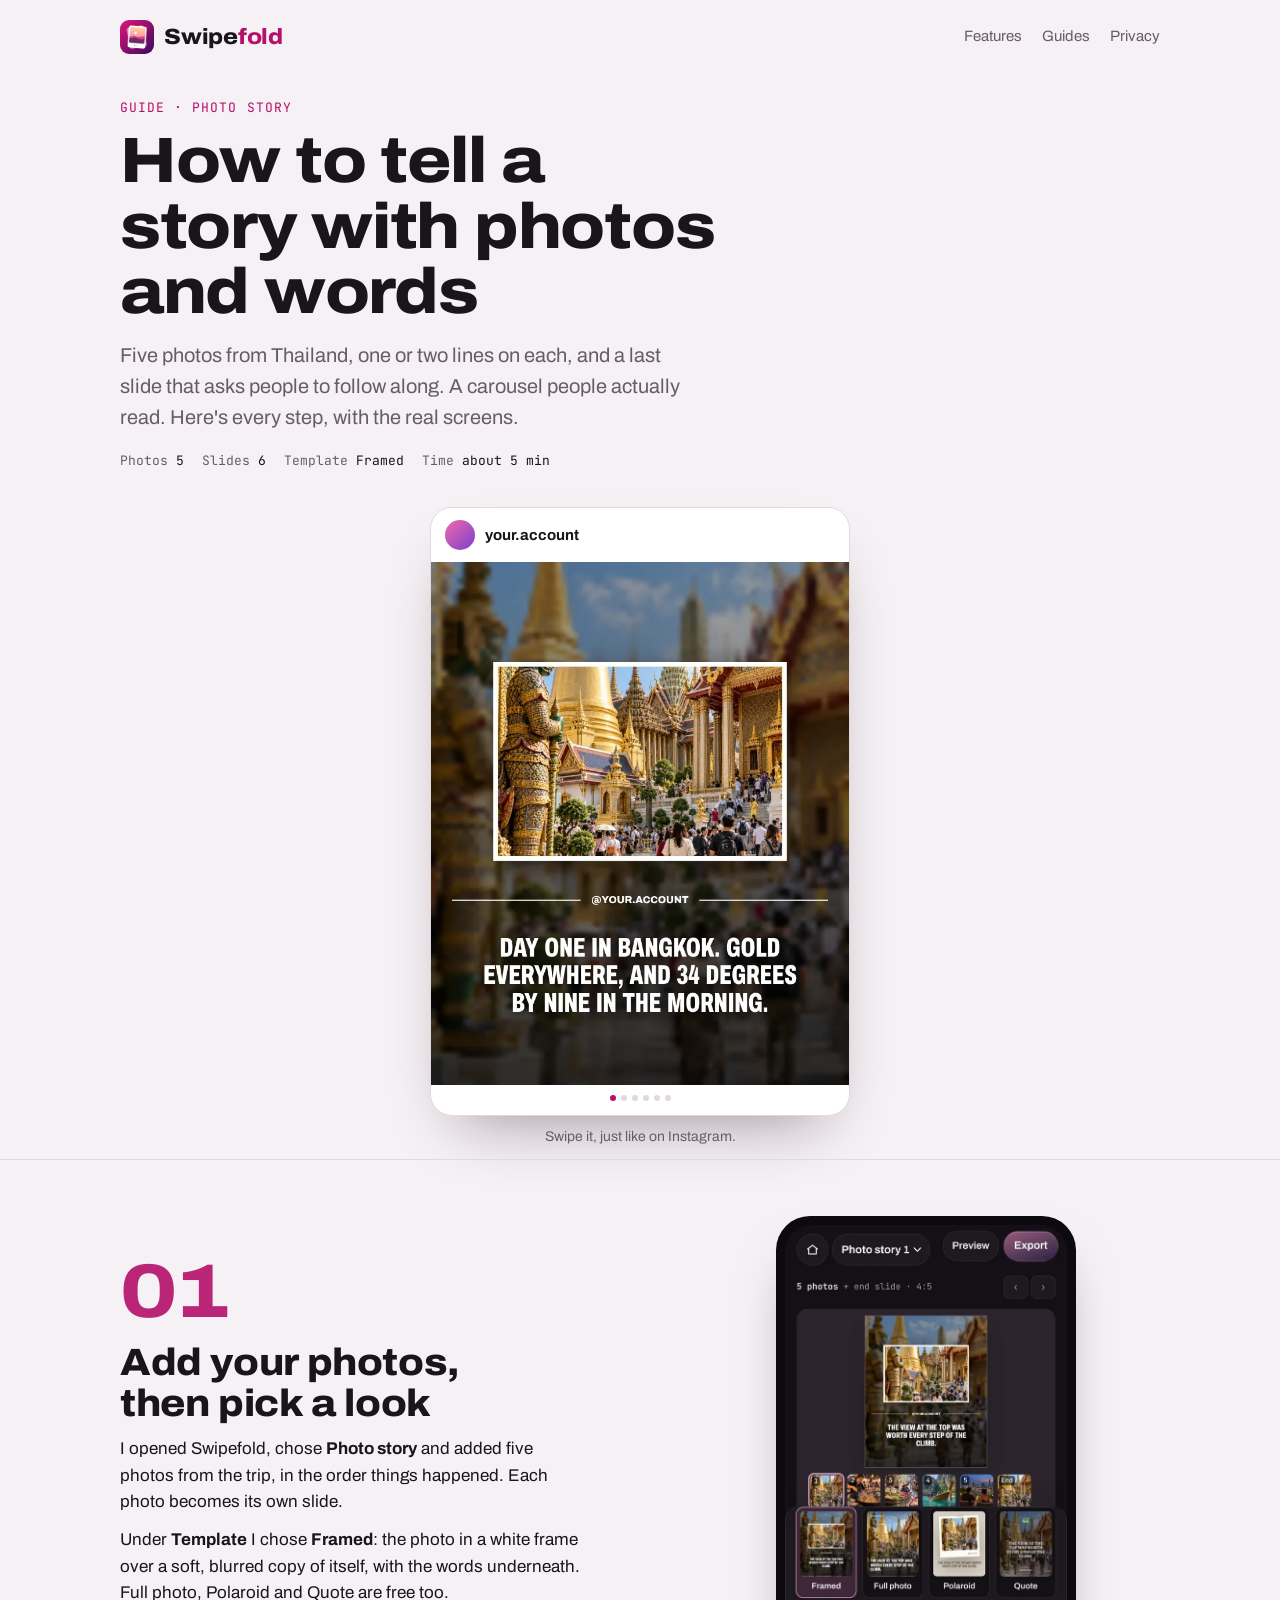
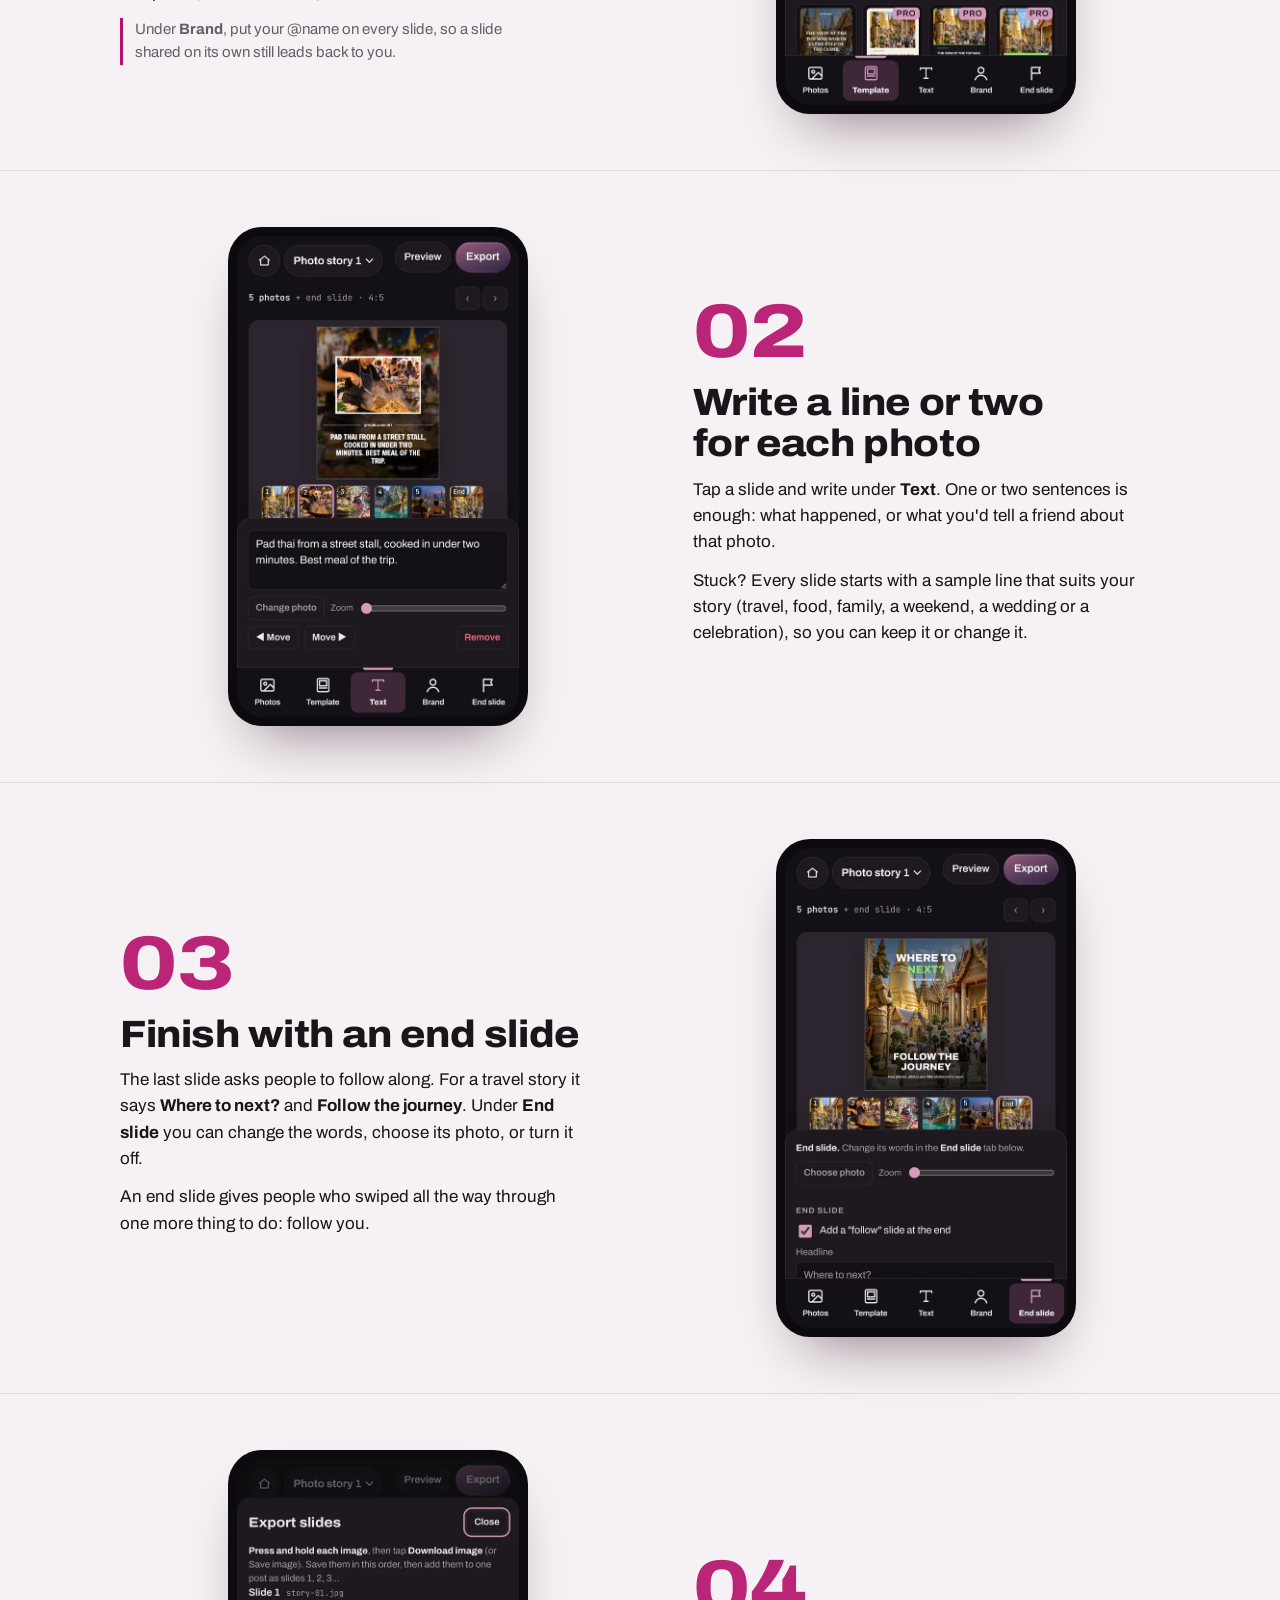
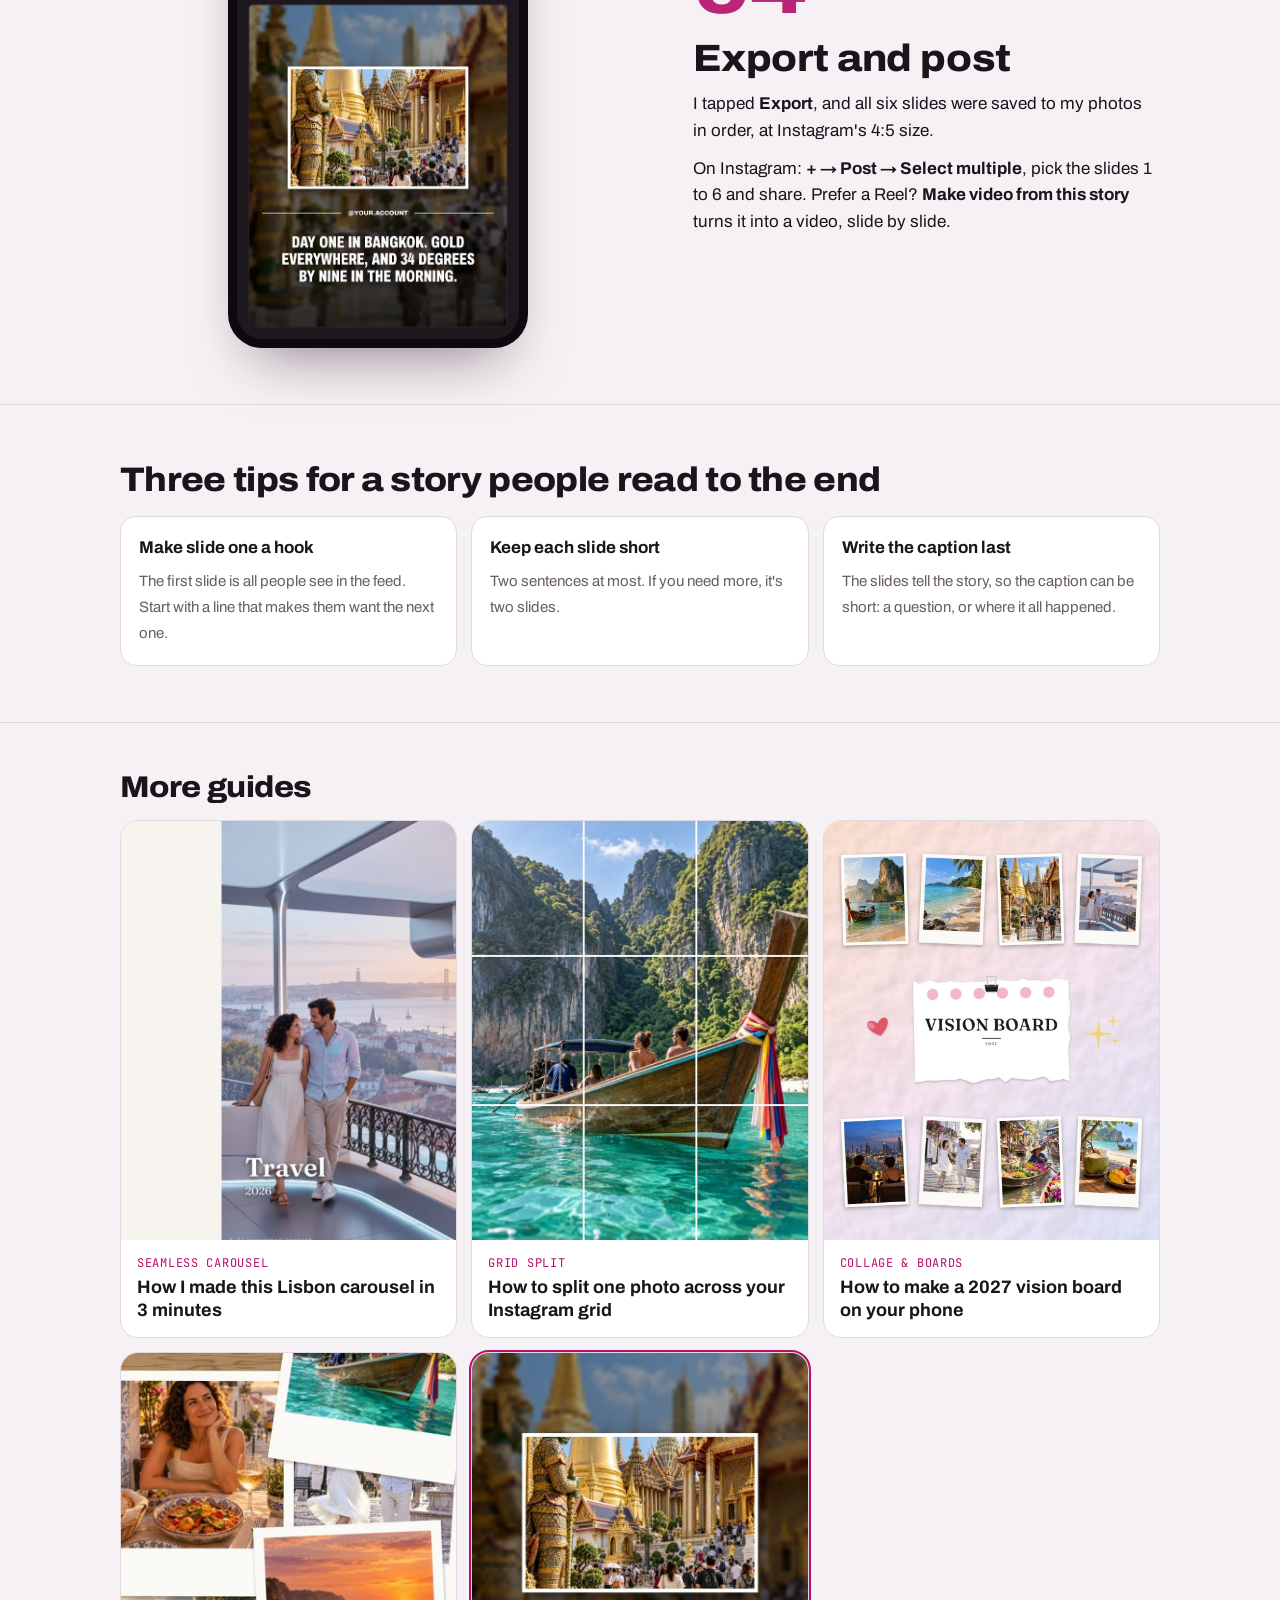
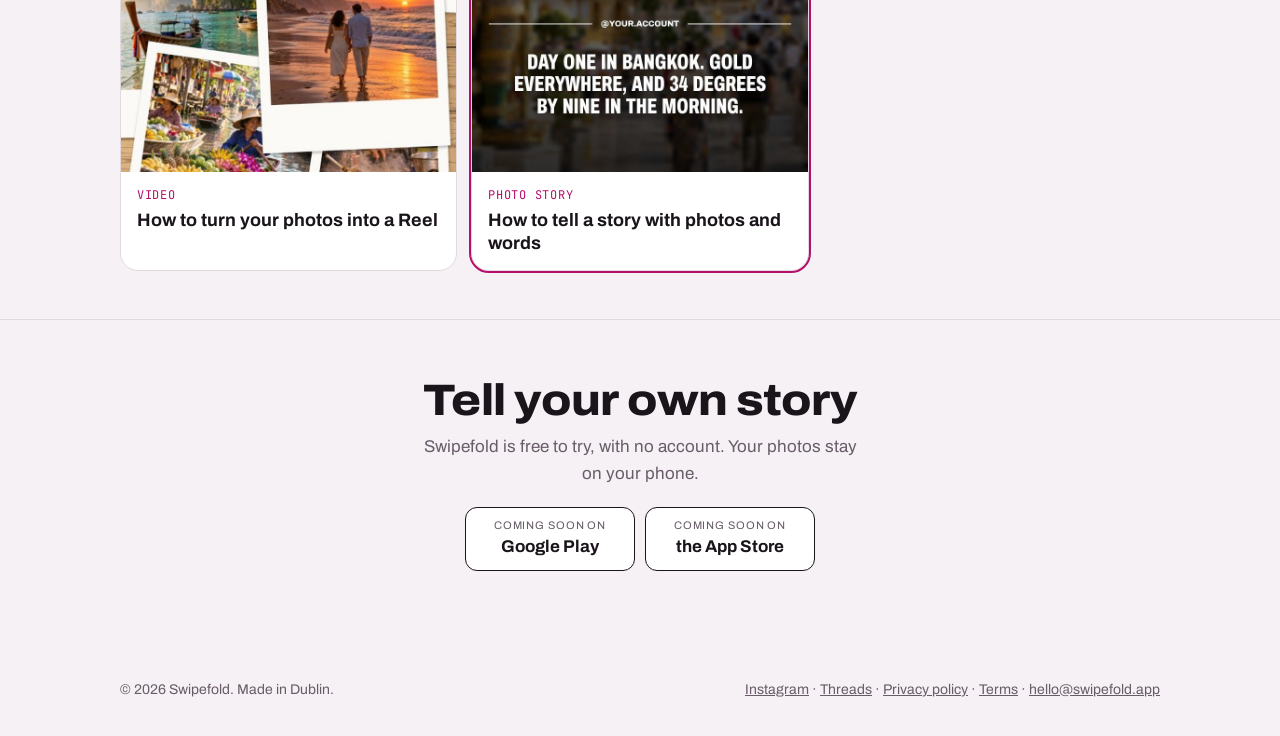
<file: how-to-make-an-instagram-photo-story.html>
<!doctype html>
<html lang="en">
<head>
<meta charset="utf-8">
<meta name="viewport" content="width=device-width,initial-scale=1,viewport-fit=cover">
<title>How to make an Instagram carousel with photos and text · Swipefold</title>
<meta name="description" content="Step by step: five photos from Thailand turned into a photo story carousel, one photo and a few lines on each slide, ending with a slide that asks people to follow along.">
<meta property="og:title" content="How to tell a story with photos and text on Instagram">
<meta property="og:description" content="Five photos, a few lines each, one carousel people read to the end. Every step, with the real screens.">
<meta property="og:image" content="https://swipefold.app/img/story/slide1.jpg">
<link rel="canonical" href="https://swipefold.app/how-to-make-an-instagram-photo-story.html">
<link rel="icon" href="favicon.png" type="image/png">
<link rel="apple-touch-icon" href="apple-touch-icon.png">
<link rel="preconnect" href="https://fonts.googleapis.com"><link rel="preconnect" href="https://fonts.gstatic.com" crossorigin>
<link rel="stylesheet" href="https://fonts.googleapis.com/css2?family=Archivo:wdth,wght@75..125,400..800&family=JetBrains+Mono:wght@400&display=swap">
<link rel="stylesheet" href="style.css?v=3">
<script type="application/ld+json">
{"@context":"https://schema.org","@type":"HowTo","name":"How to make an Instagram carousel with photos and text","totalTime":"PT5M",
 "image":"https://swipefold.app/img/story/slide1.jpg",
 "tool":[{"@type":"HowToTool","name":"Swipefold app"}],
 "step":[
  {"@type":"HowToStep","position":1,"name":"Add your photos and pick a look","text":"Open Swipefold, choose Photo story, add your photos in order and choose a template under Template.","image":"https://swipefold.app/img/story/step1.jpg"},
  {"@type":"HowToStep","position":2,"name":"Write a few lines for each photo","text":"Tap a slide, then write one or two sentences about that photo under Text.","image":"https://swipefold.app/img/story/step2.jpg"},
  {"@type":"HowToStep","position":3,"name":"Finish with an end slide","text":"Under End slide, keep the follow slide and change its words, so people know there's more to come.","image":"https://swipefold.app/img/story/step3.jpg"},
  {"@type":"HowToStep","position":4,"name":"Export and post","text":"Tap Export to save every slide in order, then post them as one carousel on Instagram.","image":"https://swipefold.app/img/story/step4.jpg"}]}
</script>
<style>
/* a scrolling story, chapter by chapter */
.how-hero{padding:24px 0 8px}
.how-hero .eyebrow{font-family:var(--f-mono);font-size:13px;letter-spacing:.08em;text-transform:uppercase;color:var(--accent);margin:0 0 10px}
.how-hero h1{font-family:var(--f-display);font-weight:800;font-stretch:112%;font-size:clamp(34px,6.4vw,64px);line-height:1.02;letter-spacing:-.02em;margin:0 0 16px;max-width:14ch}
.how-hero .lede{font-size:clamp(17px,2.2vw,20px);color:var(--muted);max-width:52ch;margin:0}
.meta-row{display:flex;flex-wrap:wrap;gap:8px 18px;margin-top:18px;font-family:var(--f-mono);font-size:13px;color:var(--muted)}
.meta-row b{color:var(--ink);font-weight:400}

/* the finished post: a swipeable Instagram-style carousel */
.result{padding:28px 0 12px}
.ig{max-width:420px;margin:0 auto;background:var(--paper);border:1px solid var(--line);border-radius:22px;overflow:hidden;box-shadow:0 30px 60px -30px rgba(40,10,30,.45)}
.ig-head{display:flex;align-items:center;gap:10px;padding:12px 14px;font-weight:700;font-size:15px}
.ig-head i{width:30px;height:30px;border-radius:50%;background:linear-gradient(135deg,#f06aa8,#7a3fd0)}
.ig-track{display:flex;overflow-x:auto;scroll-snap-type:x mandatory;scrollbar-width:none;-webkit-overflow-scrolling:touch}
.ig-track::-webkit-scrollbar{display:none}
.ig-track picture{flex:0 0 100%;scroll-snap-align:center}
.ig-track img{display:block;width:100%;height:auto;aspect-ratio:4/5}
.ig-dots{display:flex;justify-content:center;gap:5px;padding:10px 0 14px}
.ig-dots b{width:6px;height:6px;border-radius:50%;background:var(--line);transition:background .2s}
.ig-dots b.on{background:var(--accent)}
.swipe-note{text-align:center;color:var(--muted);font-size:14px;margin:10px 0 0}
.strip-view{margin:26px auto 0;max-width:1080px;overflow-x:auto;scrollbar-width:thin}
.strip-view .row{display:flex;gap:0;min-width:760px;position:relative}
.strip-view img{display:block;width:calc(100%/6);height:auto;aspect-ratio:4/5}
.strip-view .row::after{content:"";position:absolute;top:0;bottom:0;left:0;right:calc(100%/6);pointer-events:none;background:linear-gradient(90deg,transparent calc(100% - 2px),var(--cut) 0) 0 0/calc(100%/5) 100% repeat-x}
.strip-cap{font-family:var(--f-mono);font-size:12px;color:var(--muted);text-align:center;margin:8px 0 0}

/* chapters */
.chapter{padding:56px 0;border-top:1px solid var(--line)}
.chapter .wrap{display:grid;grid-template-columns:minmax(0,1fr);gap:28px;align-items:center}
@media (min-width:860px){.chapter .wrap{grid-template-columns:1.05fr .95fr;gap:56px}.chapter.flip .copy{order:2}}
.num{font-family:var(--f-display);font-weight:800;font-stretch:120%;font-size:76px;line-height:1;color:var(--accent);opacity:.9;margin:0 0 6px}
.chapter h2{font-family:var(--f-display);font-weight:800;font-stretch:108%;font-size:clamp(26px,3.6vw,38px);line-height:1.08;margin:0 0 12px;letter-spacing:-.01em}
.chapter p{margin:0 0 12px;max-width:46ch}
.chapter .tip{font-size:15px;color:var(--muted);border-left:3px solid var(--accent);padding-left:12px}
.shot{margin:0;justify-self:center;width:min(300px,78vw);border-radius:34px;padding:9px;background:#0d0a0f;box-shadow:0 30px 60px -28px rgba(40,10,30,.55)}
.shot img{display:block;width:100%;height:auto;border-radius:26px}
.reveal{opacity:0;transform:translateY(28px);transition:opacity .7s ease,transform .7s ease}
.reveal.in{opacity:1;transform:none}
@media (prefers-reduced-motion:reduce){.reveal{opacity:1;transform:none;transition:none}}

/* tips + end */
.tips{padding:56px 0;border-top:1px solid var(--line)}
.tips h2{font-family:var(--f-display);font-weight:800;font-size:clamp(24px,3.2vw,34px);margin:0 0 18px}
.tip-grid{display:grid;gap:14px}
@media (min-width:760px){.tip-grid{grid-template-columns:repeat(3,1fr)}}
.tip-card{background:var(--paper);border:1px solid var(--line);border-radius:16px;padding:18px}
.tip-card b{display:block;font-size:17px;margin-bottom:6px}
.tip-card span{color:var(--muted);font-size:15px}
.end{padding:56px 0 72px;text-align:center;border-top:1px solid var(--line)}
.end h2{font-family:var(--f-display);font-weight:800;font-stretch:110%;font-size:clamp(28px,4vw,44px);margin:0 0 10px}
.end p{color:var(--muted);margin:0 auto 20px;max-width:44ch}
.end .stores{justify-content:center}

/* more guides, at the foot of each guide */
.more{padding:48px 0;border-top:1px solid var(--line)}
.more h2{font-family:var(--f-display);font-weight:800;font-size:clamp(22px,3vw,30px);margin:0 0 16px}
.guide-cards{display:grid;gap:14px}
@media (min-width:760px){.guide-cards{grid-template-columns:repeat(3,1fr)}}
.gcard{display:flex;flex-direction:column;background:var(--paper);border:1px solid var(--line);border-radius:18px;overflow:hidden;color:inherit;text-decoration:none;transition:transform .2s,box-shadow .2s}
.gcard:hover{transform:translateY(-3px);box-shadow:0 20px 40px -24px rgba(40,10,30,.45)}
.gcard img{display:block;width:100%;height:auto;aspect-ratio:4/5;object-fit:cover}
.gcard span{display:block;padding:14px 16px 4px;font-family:var(--f-mono);font-size:12px;letter-spacing:.06em;text-transform:uppercase;color:var(--accent)}
.gcard b{display:block;padding:0 16px 16px;font-size:18px;line-height:1.25}
.gcard[aria-current]{outline:2px solid var(--accent)}

/* Instagram profile grid, 3:4 tiles */
.profile{max-width:420px;margin:0 auto;background:var(--paper);border:1px solid var(--line);border-radius:22px;overflow:hidden;box-shadow:0 30px 60px -30px rgba(40,10,30,.45)}
.p-head{display:flex;align-items:center;gap:16px;padding:16px}
.p-head i{flex:0 0 64px;height:64px;border-radius:50%;background:linear-gradient(135deg,#f06aa8,#7a3fd0)}
.p-head b{display:block;font-size:16px}
.p-head small{display:block;color:var(--muted);font-size:13px;margin-top:2px}
.p-grid{display:grid;grid-template-columns:repeat(3,1fr);gap:2px;background:var(--paper)}
.p-grid img{display:block;width:100%;height:auto;aspect-ratio:3/4;object-fit:cover;transition:opacity .45s ease,transform .45s ease}
.p-grid.filling img{opacity:0;transform:scale(.94)}
.p-grid.filling img.on{opacity:1;transform:none}
.p-grid.gapped{gap:2px}
.replay{display:block;margin:14px auto 0;font:inherit;font-size:15px;font-weight:700;padding:10px 18px;border-radius:999px;border:1px solid var(--line);background:var(--paper);color:var(--ink);cursor:pointer}
.order{max-width:420px;margin:22px auto 0;display:grid;grid-template-columns:repeat(9,1fr);gap:4px}
.order figure{margin:0;text-align:center}
.order img{display:block;width:100%;height:auto;aspect-ratio:3/4;border-radius:4px}
.order figcaption{font-family:var(--f-mono);font-size:11px;color:var(--muted);margin-top:4px}

/* finished board + its video */
.duo{display:grid;gap:22px;justify-items:center;max-width:820px;margin:0 auto}
@media (min-width:760px){.duo{grid-template-columns:1.35fr 1fr;align-items:center}}
.duo figure{margin:0;width:100%}
.duo figcaption{font-family:var(--f-mono);font-size:12px;color:var(--muted);text-align:center;margin-top:10px}
.board-img{display:block;width:100%;height:auto;border-radius:14px;box-shadow:0 30px 60px -30px rgba(40,10,30,.45)}
.reel{width:min(260px,70vw);margin:0 auto;border-radius:30px;padding:8px;background:#0d0a0f;box-shadow:0 30px 60px -28px rgba(40,10,30,.55)}
.reel video{display:block;width:100%;height:auto;aspect-ratio:9/16;border-radius:23px;background:#eee}
.callout{max-width:720px;margin:0 auto;background:var(--paper);border:1px solid var(--line);border-radius:16px;padding:16px 18px;font-size:15px;color:var(--muted)}
.callout b{color:var(--ink)}
</style>
</head>
<body>
<header class="top"><div class="wrap">
  <a class="logo" href="./"><img src="apple-touch-icon.png" alt=""><span class="wm">Swipe<span>fold</span></span></a>
  <nav><a href="./#modes">Features</a><a href="guides.html" aria-current="page">Guides</a><a href="privacy.html">Privacy</a></nav>
</div></header>

<main>
<section class="how-hero"><div class="wrap">
  <p class="eyebrow">Guide · Photo story</p>
  <h1>How to tell a story with photos and words</h1>
  <p class="lede">Five photos from Thailand, one or two lines on each, and a last slide that asks people to follow along. A carousel people actually read. Here's every step, with the real screens.</p>
  <div class="meta-row"><span>Photos <b>5</b></span><span>Slides <b>6</b></span><span>Template <b>Framed</b></span><span>Time <b>about 5 min</b></span></div>
</div></section>

<section class="result"><div class="wrap">
  <div class="ig" aria-label="The finished photo story, swipe to see each slide">
    <div class="ig-head"><i></i>your.account</div>
    <div class="ig-track" id="igTrack">
      <picture><source type="image/webp" srcset="img/story/slide1.webp"><img src="img/story/slide1.jpg" alt="Slide 1: the Grand Palace in Bangkok, with the words: Day one in Bangkok. Gold everywhere, and 34 degrees by nine in the morning." width="720" height="900"></picture>
      <picture><source type="image/webp" srcset="img/story/slide2.webp"><img src="img/story/slide2.jpg" alt="Slide 2: a cook at a street stall, with the words: Pad thai from a street stall, cooked in under two minutes. Best meal of the trip." width="720" height="900" loading="lazy"></picture>
      <picture><source type="image/webp" srcset="img/story/slide3.webp"><img src="img/story/slide3.jpg" alt="Slide 3: boats at a floating market, with the words: Up at six for the floating market. Worth every minute of lost sleep." width="720" height="900" loading="lazy"></picture>
      <picture><source type="image/webp" srcset="img/story/slide4.webp"><img src="img/story/slide4.jpg" alt="Slide 4: a longtail boat below limestone cliffs, with the words: Railay by longtail boat. The water really is that colour." width="720" height="900" loading="lazy"></picture>
      <picture><source type="image/webp" srcset="img/story/slide5.webp"><img src="img/story/slide5.jpg" alt="Slide 5: a couple on a rooftop over the city at night, with the words: Last night, back in Bangkok, watching the city light up." width="720" height="900" loading="lazy"></picture>
      <picture><source type="image/webp" srcset="img/story/slide6.webp"><img src="img/story/slide6.jpg" alt="Slide 6: the end slide, reading Where to next? Follow the journey." width="720" height="900" loading="lazy"></picture>
    </div>
    <div class="ig-dots" id="igDots"><b class="on"></b><b></b><b></b><b></b><b></b><b></b></div>
  </div>
  <p class="swipe-note">Swipe it, just like on Instagram.</p>
</div></section>

<section class="chapter"><div class="wrap">
  <div class="copy reveal">
    <p class="num">01</p>
    <h2>Add your photos, then pick a look</h2>
    <p>I opened Swipefold, chose <b>Photo story</b> and added five photos from the trip, in the order things happened. Each photo becomes its own slide.</p>
    <p>Under <b>Template</b> I chose <b>Framed</b>: the photo in a white frame over a soft, blurred copy of itself, with the words underneath. Full photo, Polaroid and Quote are free too.</p>
    <p class="tip">Under <b>Brand</b>, put your @name on every slide, so a slide shared on its own still leads back to you.</p>
  </div>
  <figure class="shot reveal"><picture><source type="image/webp" srcset="img/story/step1.webp"><img src="img/story/step1.jpg" alt="Photo story with five Thailand photos and the Framed template selected" width="585" height="996" loading="lazy"></picture></figure>
</div></section>

<section class="chapter flip"><div class="wrap">
  <div class="copy reveal">
    <p class="num">02</p>
    <h2>Write a line or two for each photo</h2>
    <p>Tap a slide and write under <b>Text</b>. One or two sentences is enough: what happened, or what you'd tell a friend about that photo.</p>
    <p>Stuck? Every slide starts with a sample line that suits your story (travel, food, family, a weekend, a wedding or a celebration), so you can keep it or change it.</p>
  </div>
  <figure class="shot reveal"><picture><source type="image/webp" srcset="img/story/step2.webp"><img src="img/story/step2.jpg" alt="Writing the words for the street food slide in the Text tab" width="585" height="996" loading="lazy"></picture></figure>
</div></section>

<section class="chapter"><div class="wrap">
  <div class="copy reveal">
    <p class="num">03</p>
    <h2>Finish with an end slide</h2>
    <p>The last slide asks people to follow along. For a travel story it says <b>Where to next?</b> and <b>Follow the journey</b>. Under <b>End slide</b> you can change the words, choose its photo, or turn it off.</p>
    <p>An end slide gives people who swiped all the way through one more thing to do: follow you.</p>
  </div>
  <figure class="shot reveal"><picture><source type="image/webp" srcset="img/story/step3.webp"><img src="img/story/step3.jpg" alt="The End slide tab with the follow slide turned on" width="585" height="996" loading="lazy"></picture></figure>
</div></section>

<section class="chapter flip"><div class="wrap">
  <div class="copy reveal">
    <p class="num">04</p>
    <h2>Export and post</h2>
    <p>I tapped <b>Export</b>, and all six slides were saved to my photos in order, at Instagram's 4:5 size.</p>
    <p>On Instagram: <b>+ → Post → Select multiple</b>, pick the slides 1 to 6 and share. Prefer a Reel? <b>Make video from this story</b> turns it into a video, slide by slide.</p>
  </div>
  <figure class="shot reveal"><picture><source type="image/webp" srcset="img/story/step4.webp"><img src="img/story/step4.jpg" alt="The Export slides screen with slide 1 ready to save" width="585" height="996" loading="lazy"></picture></figure>
</div></section>

<section class="tips"><div class="wrap">
  <h2>Three tips for a story people read to the end</h2>
  <div class="tip-grid">
    <div class="tip-card reveal"><b>Make slide one a hook</b><span>The first slide is all people see in the feed. Start with a line that makes them want the next one.</span></div>
    <div class="tip-card reveal"><b>Keep each slide short</b><span>Two sentences at most. If you need more, it's two slides.</span></div>
    <div class="tip-card reveal"><b>Write the caption last</b><span>The slides tell the story, so the caption can be short: a question, or where it all happened.</span></div>
  </div>
</div></section>

<section class="more"><div class="wrap">
  <h2>More guides</h2>
  <div class="guide-cards">
    <a class="gcard" href="how-i-made-a-carousel.html"><img src="img/how/slide1.jpg" alt="" loading="lazy" width="720" height="900"><span>Seamless carousel</span><b>How I made this Lisbon carousel in 3 minutes</b></a>
    <a class="gcard" href="how-to-split-a-photo-into-an-instagram-grid.html"><img src="img/grid/cover.jpg" alt="" loading="lazy" width="720" height="900"><span>Grid split</span><b>How to split one photo across your Instagram grid</b></a>
    <a class="gcard" href="how-to-make-a-vision-board.html"><img src="img/board/board.jpg" alt="" loading="lazy" width="1080" height="1350"><span>Collage &amp; boards</span><b>How to make a 2027 vision board on your phone</b></a>
    <a class="gcard" href="how-to-turn-photos-into-a-reel.html"><img src="img/video/cover.jpg" alt="" loading="lazy" width="720" height="900"><span>Video</span><b>How to turn your photos into a Reel</b></a>
    <a class="gcard" href="how-to-make-an-instagram-photo-story.html" aria-current="page"><img src="img/story/slide1.jpg" alt="" loading="lazy" width="720" height="900"><span>Photo story</span><b>How to tell a story with photos and words</b></a>
  </div>
</div></section>

<section class="end"><div class="wrap">
  <h2>Tell your own story</h2>
  <p>Swipefold is free to try, with no account. Your photos stay on your phone.</p>
  <div class="stores" aria-label="Availability">
    <div class="store"><small>Coming soon on</small><b>Google Play</b></div>
    <div class="store"><small>Coming soon on</small><b>the App Store</b></div>
  </div>
</div></section>
</main>

<footer><div class="wrap">
  <span>© 2026 Swipefold. Made in Dublin.</span>
  <span><a href="https://www.instagram.com/swipefold.app/" rel="me">Instagram</a> · <a href="https://www.threads.com/@swipefold.app" rel="me">Threads</a> · <a href="privacy.html">Privacy policy</a> · <a href="terms.html">Terms</a> · <a href="mailto:hello@swipefold.app">hello@swipefold.app</a></span>
</div></footer>

<script>
// dots follow the swipe; chapters fade in as they scroll into view
(()=>{ const tr=document.getElementById("igTrack"), dots=[...document.querySelectorAll("#igDots b")];
  tr.addEventListener("scroll",()=>{ const i=Math.round(tr.scrollLeft/tr.clientWidth); dots.forEach((d,k)=>d.classList.toggle("on",k===i)); },{passive:true});
  const els=document.querySelectorAll(".reveal");
  if(!("IntersectionObserver" in window)){ els.forEach(e=>e.classList.add("in")); return; }
  const io=new IntersectionObserver(es=>es.forEach(e=>{ if(e.isIntersecting){ e.target.classList.add("in"); io.unobserve(e.target); } }),{rootMargin:"0px 0px -10% 0px"});
  els.forEach(e=>io.observe(e)); })();
</script>
</body>
</html>
</file>
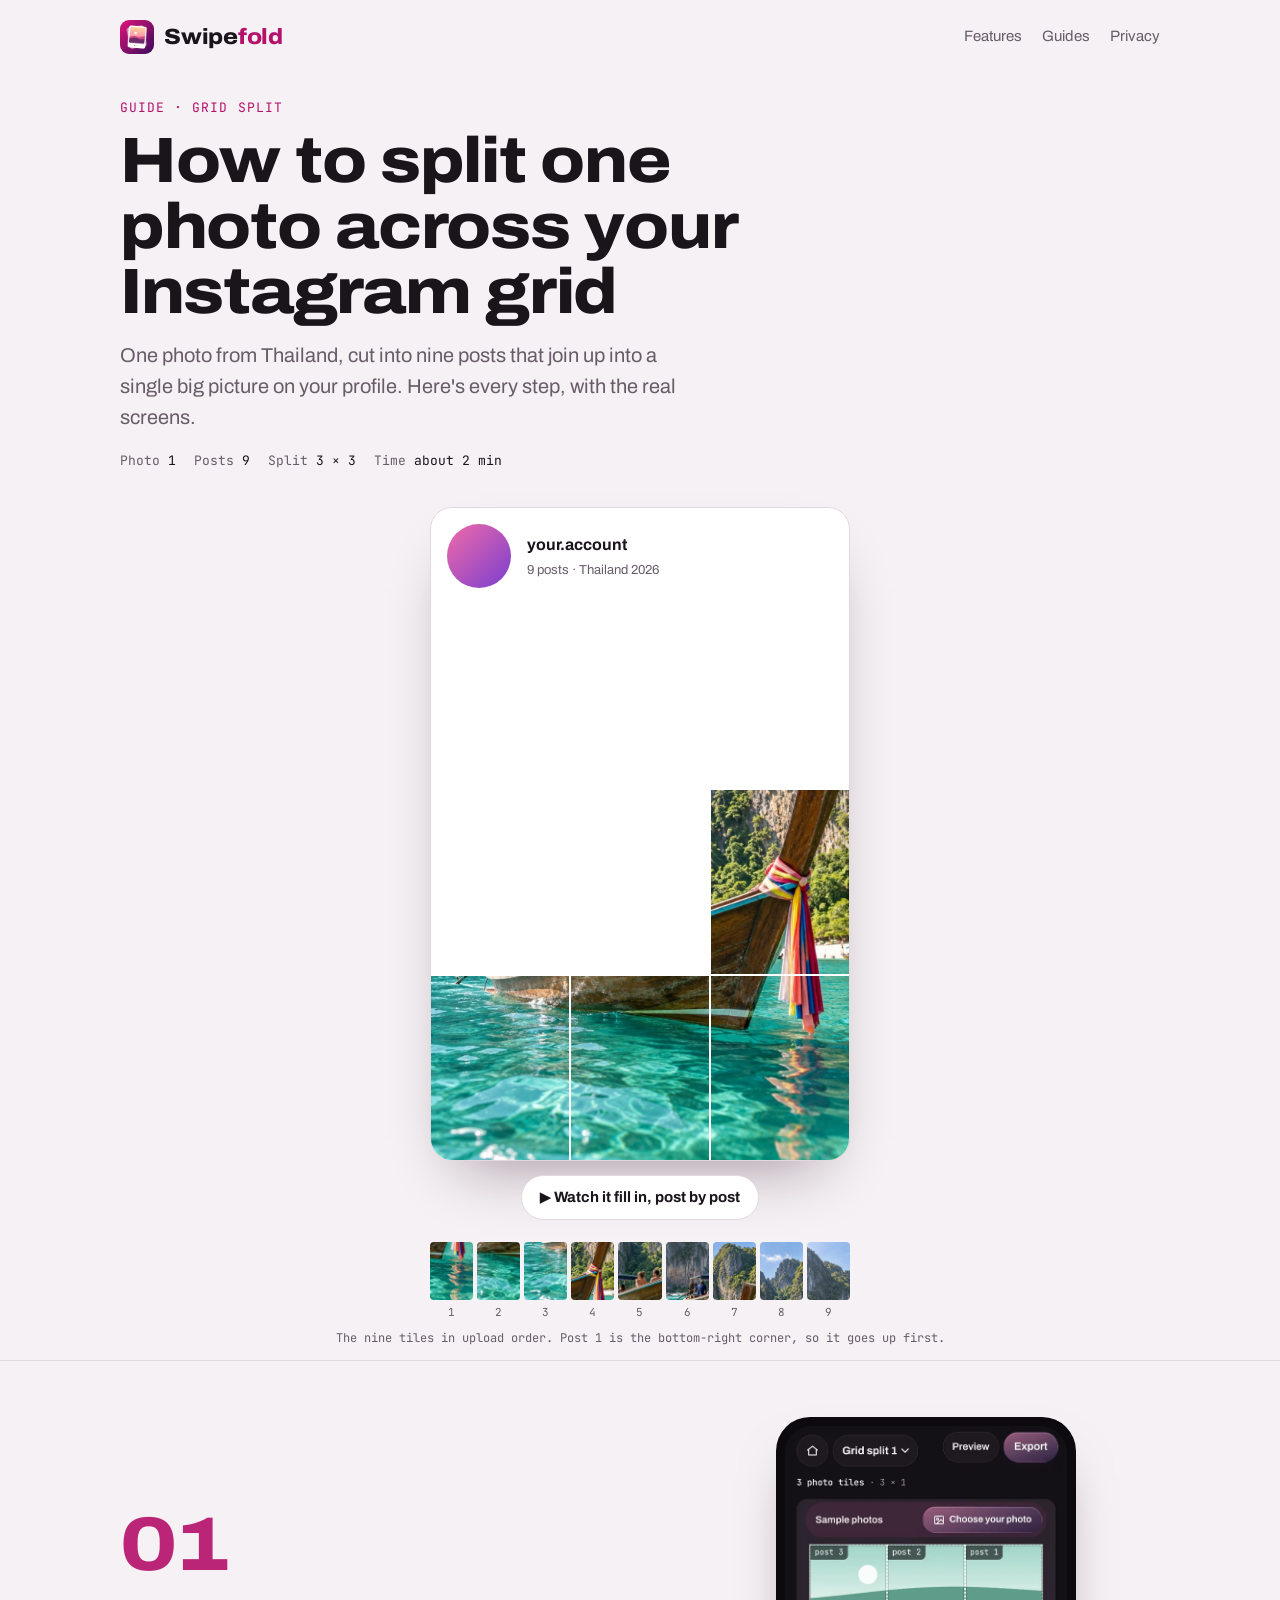
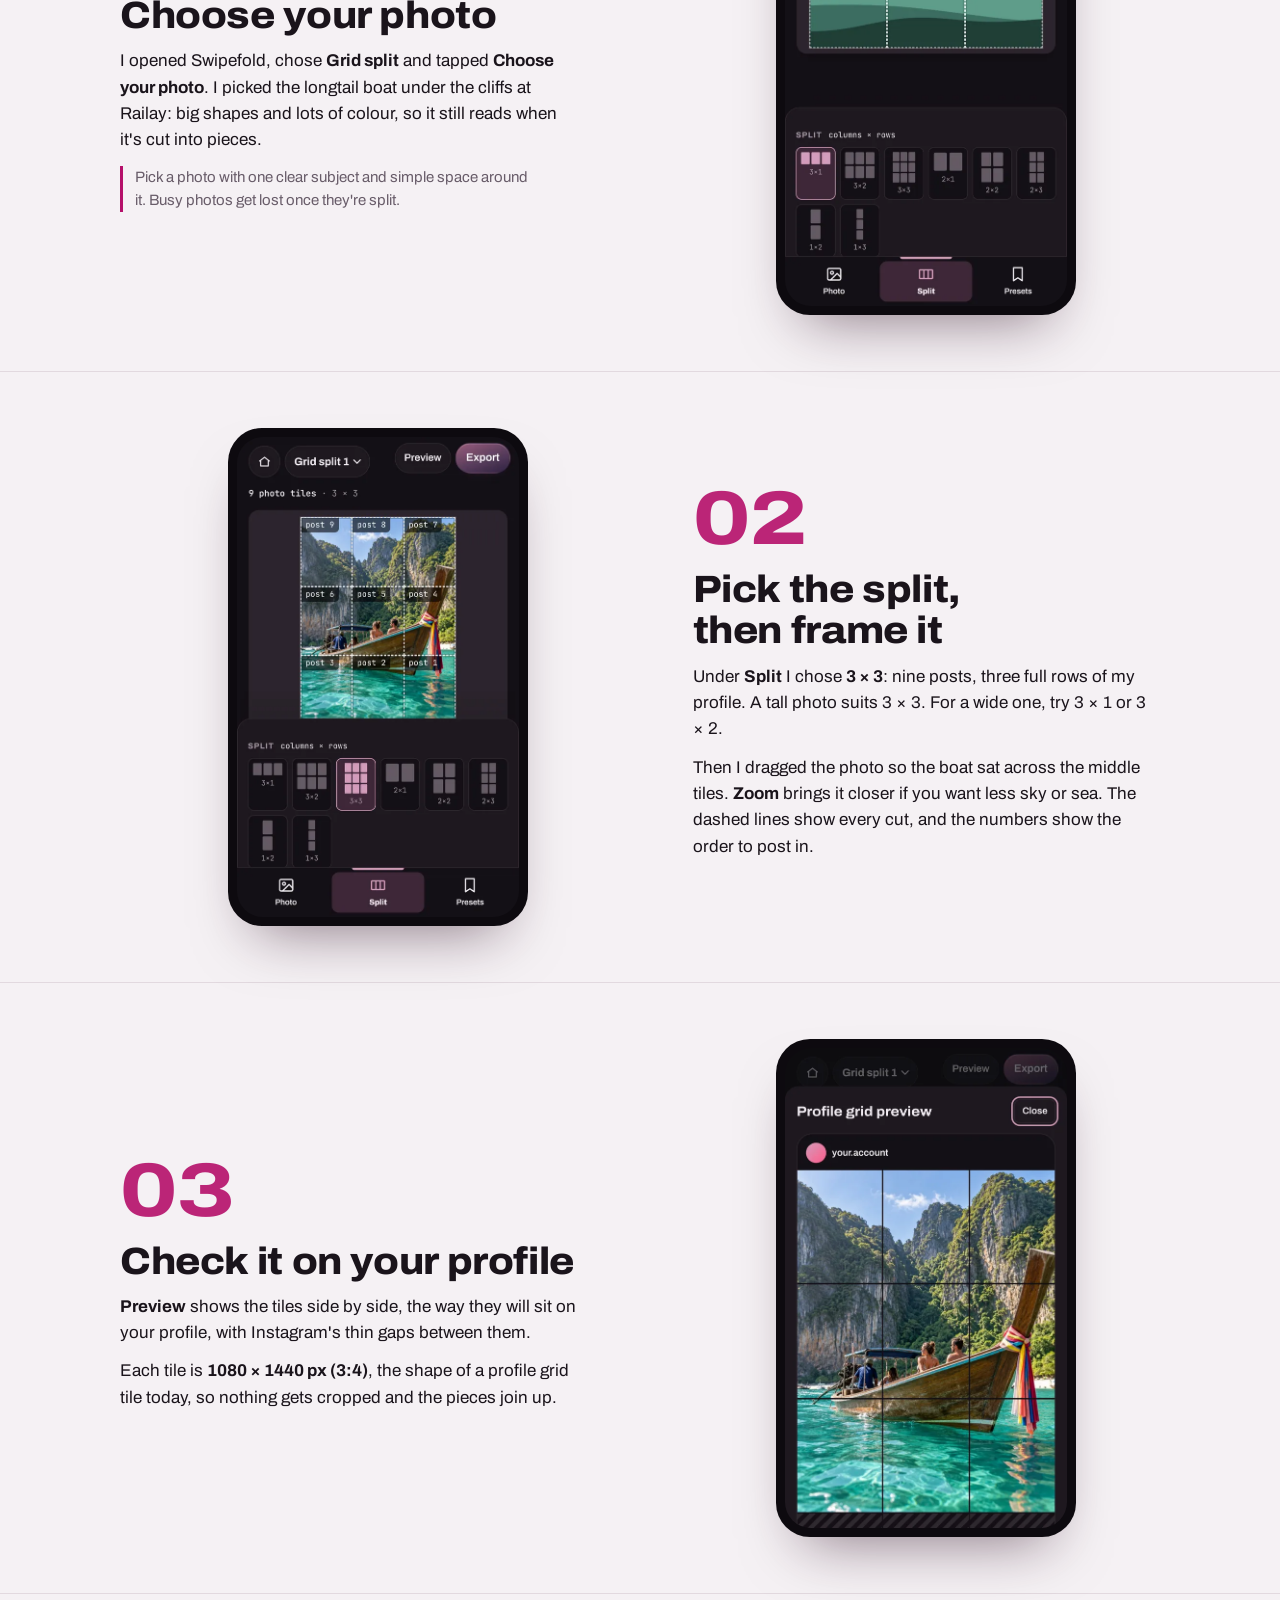
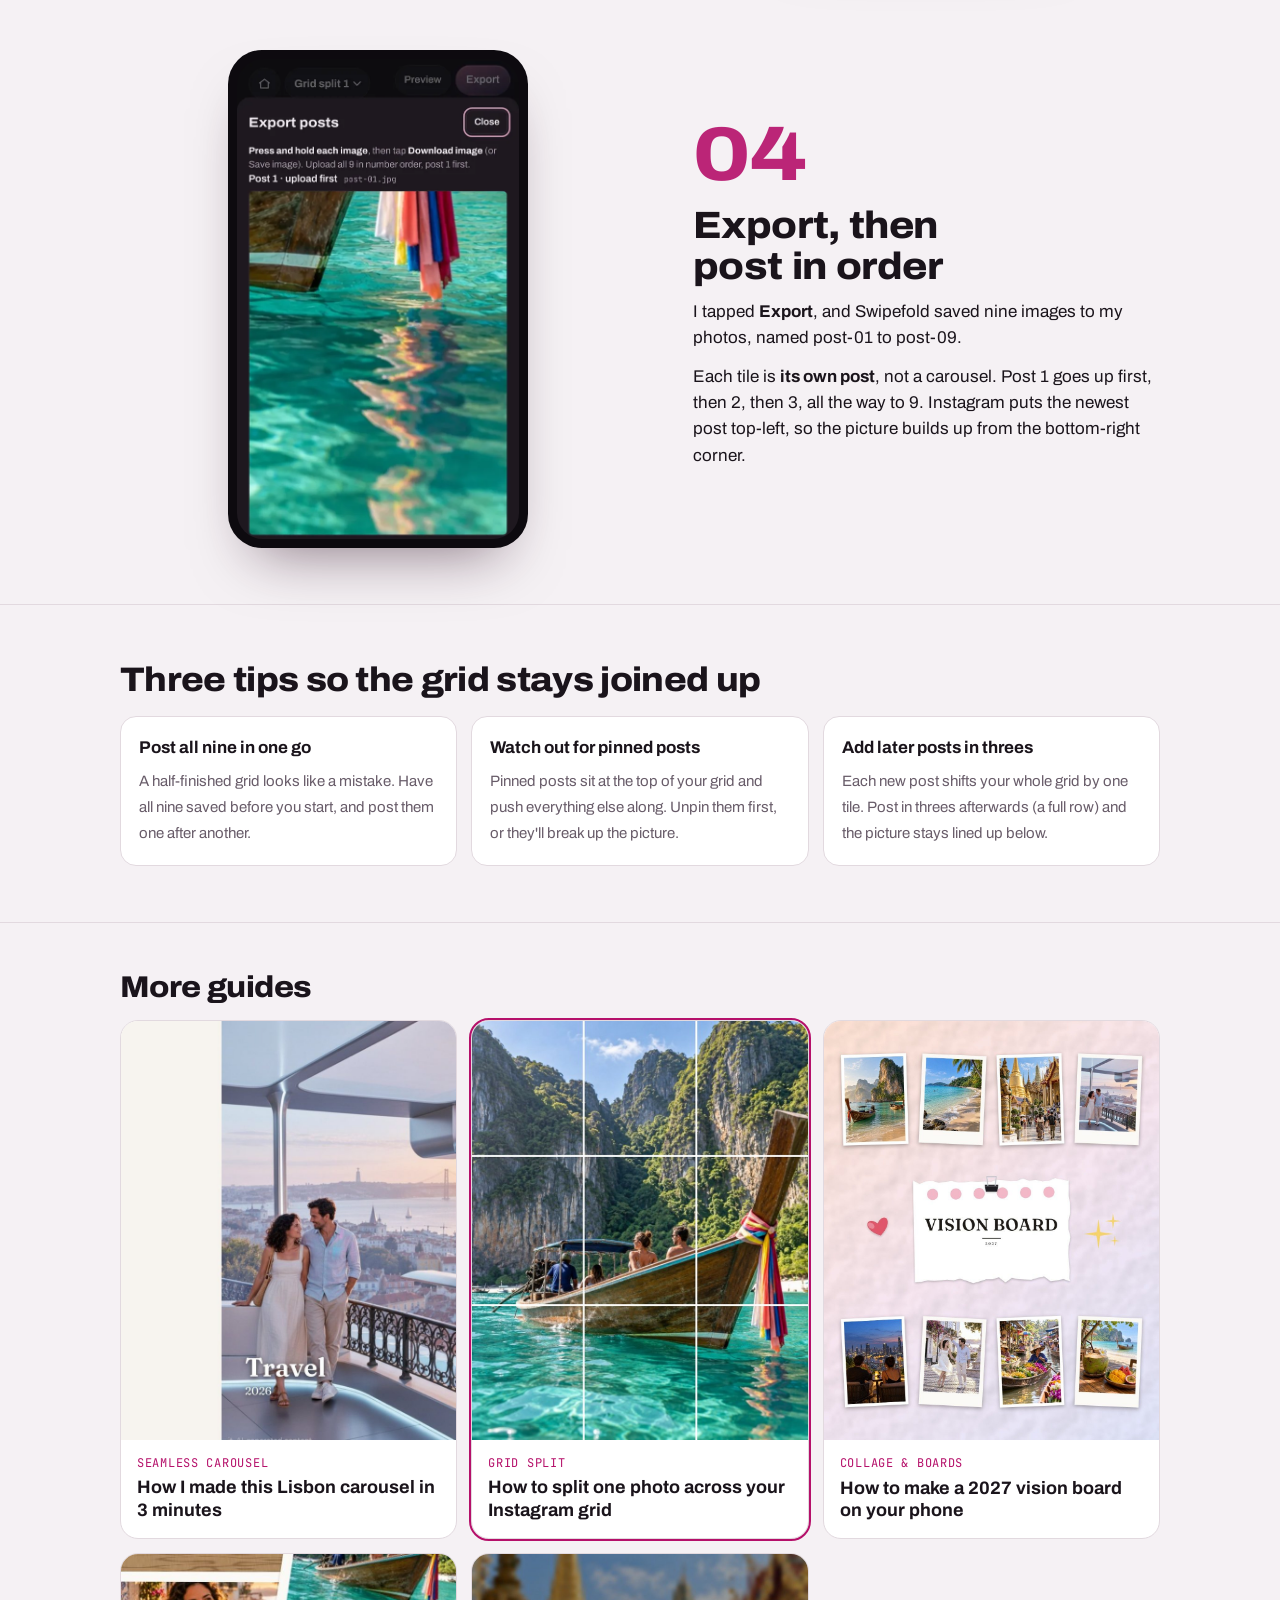
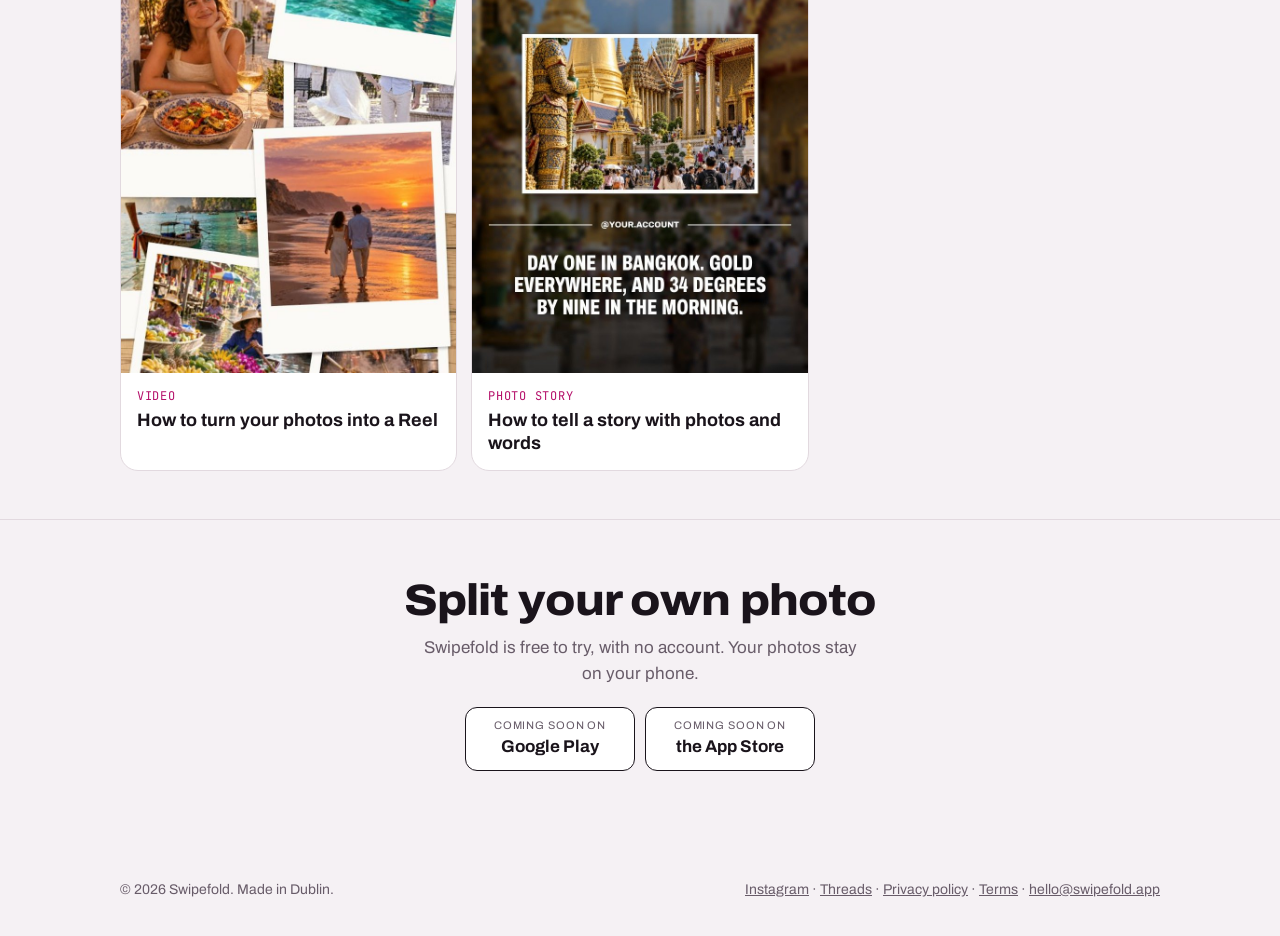
<file: how-to-split-a-photo-into-an-instagram-grid.html>
<!doctype html>
<html lang="en">
<head>
<meta charset="utf-8">
<meta name="viewport" content="width=device-width,initial-scale=1,viewport-fit=cover">
<title>How to split a photo into an Instagram grid (3×3) · Swipefold</title>
<meta name="description" content="Step by step: one photo from Thailand split into nine 3:4 tiles that join up on your Instagram profile. Choose the split, frame the photo, check the preview and post in the right order.">
<meta property="og:title" content="How to split a photo into an Instagram grid">
<meta property="og:description" content="One photo, nine posts, one big picture on your profile. Every step, with the real screens.">
<meta property="og:image" content="https://swipefold.app/img/grid/cover.jpg">
<link rel="canonical" href="https://swipefold.app/how-to-split-a-photo-into-an-instagram-grid.html">
<link rel="icon" href="favicon.png" type="image/png">
<link rel="apple-touch-icon" href="apple-touch-icon.png">
<link rel="preconnect" href="https://fonts.googleapis.com"><link rel="preconnect" href="https://fonts.gstatic.com" crossorigin>
<link rel="stylesheet" href="https://fonts.googleapis.com/css2?family=Archivo:wdth,wght@75..125,400..800&family=JetBrains+Mono:wght@400&display=swap">
<link rel="stylesheet" href="style.css?v=3">
<style>
/* a scrolling story, chapter by chapter */
.how-hero{padding:24px 0 8px}
.how-hero .eyebrow{font-family:var(--f-mono);font-size:13px;letter-spacing:.08em;text-transform:uppercase;color:var(--accent);margin:0 0 10px}
.how-hero h1{font-family:var(--f-display);font-weight:800;font-stretch:112%;font-size:clamp(34px,6.4vw,64px);line-height:1.02;letter-spacing:-.02em;margin:0 0 16px;max-width:14ch}
.how-hero .lede{font-size:clamp(17px,2.2vw,20px);color:var(--muted);max-width:52ch;margin:0}
.meta-row{display:flex;flex-wrap:wrap;gap:8px 18px;margin-top:18px;font-family:var(--f-mono);font-size:13px;color:var(--muted)}
.meta-row b{color:var(--ink);font-weight:400}

/* the finished post: a swipeable Instagram-style carousel */
.result{padding:28px 0 12px}
.ig{max-width:420px;margin:0 auto;background:var(--paper);border:1px solid var(--line);border-radius:22px;overflow:hidden;box-shadow:0 30px 60px -30px rgba(40,10,30,.45)}
.ig-head{display:flex;align-items:center;gap:10px;padding:12px 14px;font-weight:700;font-size:15px}
.ig-head i{width:30px;height:30px;border-radius:50%;background:linear-gradient(135deg,#f06aa8,#7a3fd0)}
.ig-track{display:flex;overflow-x:auto;scroll-snap-type:x mandatory;scrollbar-width:none;-webkit-overflow-scrolling:touch}
.ig-track::-webkit-scrollbar{display:none}
.ig-track picture{flex:0 0 100%;scroll-snap-align:center}
.ig-track img{display:block;width:100%;height:auto;aspect-ratio:4/5}
.ig-dots{display:flex;justify-content:center;gap:5px;padding:10px 0 14px}
.ig-dots b{width:6px;height:6px;border-radius:50%;background:var(--line);transition:background .2s}
.ig-dots b.on{background:var(--accent)}
.swipe-note{text-align:center;color:var(--muted);font-size:14px;margin:10px 0 0}
.strip-view{margin:26px auto 0;max-width:1080px;overflow-x:auto;scrollbar-width:thin}
.strip-view .row{display:flex;gap:0;min-width:760px;position:relative}
.strip-view img{display:block;width:calc(100%/6);height:auto;aspect-ratio:4/5}
.strip-view .row::after{content:"";position:absolute;top:0;bottom:0;left:0;right:calc(100%/6);pointer-events:none;background:linear-gradient(90deg,transparent calc(100% - 2px),var(--cut) 0) 0 0/calc(100%/5) 100% repeat-x}
.strip-cap{font-family:var(--f-mono);font-size:12px;color:var(--muted);text-align:center;margin:8px 0 0}

/* chapters */
.chapter{padding:56px 0;border-top:1px solid var(--line)}
.chapter .wrap{display:grid;grid-template-columns:minmax(0,1fr);gap:28px;align-items:center}
@media (min-width:860px){.chapter .wrap{grid-template-columns:1.05fr .95fr;gap:56px}.chapter.flip .copy{order:2}}
.num{font-family:var(--f-display);font-weight:800;font-stretch:120%;font-size:76px;line-height:1;color:var(--accent);opacity:.9;margin:0 0 6px}
.chapter h2{font-family:var(--f-display);font-weight:800;font-stretch:108%;font-size:clamp(26px,3.6vw,38px);line-height:1.08;margin:0 0 12px;letter-spacing:-.01em}
.chapter p{margin:0 0 12px;max-width:46ch}
.chapter .tip{font-size:15px;color:var(--muted);border-left:3px solid var(--accent);padding-left:12px}
.shot{margin:0;justify-self:center;width:min(300px,78vw);border-radius:34px;padding:9px;background:#0d0a0f;box-shadow:0 30px 60px -28px rgba(40,10,30,.55)}
.shot img{display:block;width:100%;height:auto;border-radius:26px}
.reveal{opacity:0;transform:translateY(28px);transition:opacity .7s ease,transform .7s ease}
.reveal.in{opacity:1;transform:none}
@media (prefers-reduced-motion:reduce){.reveal{opacity:1;transform:none;transition:none}}

/* tips + end */
.tips{padding:56px 0;border-top:1px solid var(--line)}
.tips h2{font-family:var(--f-display);font-weight:800;font-size:clamp(24px,3.2vw,34px);margin:0 0 18px}
.tip-grid{display:grid;gap:14px}
@media (min-width:760px){.tip-grid{grid-template-columns:repeat(3,1fr)}}
.tip-card{background:var(--paper);border:1px solid var(--line);border-radius:16px;padding:18px}
.tip-card b{display:block;font-size:17px;margin-bottom:6px}
.tip-card span{color:var(--muted);font-size:15px}
.end{padding:56px 0 72px;text-align:center;border-top:1px solid var(--line)}
.end h2{font-family:var(--f-display);font-weight:800;font-stretch:110%;font-size:clamp(28px,4vw,44px);margin:0 0 10px}
.end p{color:var(--muted);margin:0 auto 20px;max-width:44ch}
.end .stores{justify-content:center}

/* more guides, at the foot of each guide */
.more{padding:48px 0;border-top:1px solid var(--line)}
.more h2{font-family:var(--f-display);font-weight:800;font-size:clamp(22px,3vw,30px);margin:0 0 16px}
.guide-cards{display:grid;gap:14px}
@media (min-width:760px){.guide-cards{grid-template-columns:repeat(3,1fr)}}
.gcard{display:flex;flex-direction:column;background:var(--paper);border:1px solid var(--line);border-radius:18px;overflow:hidden;color:inherit;text-decoration:none;transition:transform .2s,box-shadow .2s}
.gcard:hover{transform:translateY(-3px);box-shadow:0 20px 40px -24px rgba(40,10,30,.45)}
.gcard img{display:block;width:100%;height:auto;aspect-ratio:4/5;object-fit:cover}
.gcard span{display:block;padding:14px 16px 4px;font-family:var(--f-mono);font-size:12px;letter-spacing:.06em;text-transform:uppercase;color:var(--accent)}
.gcard b{display:block;padding:0 16px 16px;font-size:18px;line-height:1.25}
.gcard[aria-current]{outline:2px solid var(--accent)}

/* Instagram profile grid, 3:4 tiles */
.profile{max-width:420px;margin:0 auto;background:var(--paper);border:1px solid var(--line);border-radius:22px;overflow:hidden;box-shadow:0 30px 60px -30px rgba(40,10,30,.45)}
.p-head{display:flex;align-items:center;gap:16px;padding:16px}
.p-head i{flex:0 0 64px;height:64px;border-radius:50%;background:linear-gradient(135deg,#f06aa8,#7a3fd0)}
.p-head b{display:block;font-size:16px}
.p-head small{display:block;color:var(--muted);font-size:13px;margin-top:2px}
.p-grid{display:grid;grid-template-columns:repeat(3,1fr);gap:2px;background:var(--paper)}
.p-grid img{display:block;width:100%;height:auto;aspect-ratio:3/4;object-fit:cover;transition:opacity .45s ease,transform .45s ease}
.p-grid.filling img{opacity:0;transform:scale(.94)}
.p-grid.filling img.on{opacity:1;transform:none}
.p-grid.gapped{gap:2px}
.replay{display:block;margin:14px auto 0;font:inherit;font-size:15px;font-weight:700;padding:10px 18px;border-radius:999px;border:1px solid var(--line);background:var(--paper);color:var(--ink);cursor:pointer}
.order{max-width:420px;margin:22px auto 0;display:grid;grid-template-columns:repeat(9,1fr);gap:4px}
.order figure{margin:0;text-align:center}
.order img{display:block;width:100%;height:auto;aspect-ratio:3/4;border-radius:4px}
.order figcaption{font-family:var(--f-mono);font-size:11px;color:var(--muted);margin-top:4px}

/* finished board + its video */
.duo{display:grid;gap:22px;justify-items:center;max-width:820px;margin:0 auto}
@media (min-width:760px){.duo{grid-template-columns:1.35fr 1fr;align-items:center}}
.duo figure{margin:0;width:100%}
.duo figcaption{font-family:var(--f-mono);font-size:12px;color:var(--muted);text-align:center;margin-top:10px}
.board-img{display:block;width:100%;height:auto;border-radius:14px;box-shadow:0 30px 60px -30px rgba(40,10,30,.45)}
.reel{width:min(260px,70vw);margin:0 auto;border-radius:30px;padding:8px;background:#0d0a0f;box-shadow:0 30px 60px -28px rgba(40,10,30,.55)}
.reel video{display:block;width:100%;height:auto;aspect-ratio:9/16;border-radius:23px;background:#eee}
.callout{max-width:720px;margin:0 auto;background:var(--paper);border:1px solid var(--line);border-radius:16px;padding:16px 18px;font-size:15px;color:var(--muted)}
.callout b{color:var(--ink)}
</style>
<script type="application/ld+json">
{"@context":"https://schema.org","@type":"HowTo","name":"How to split a photo into an Instagram grid","totalTime":"PT2M",
 "image":"https://swipefold.app/img/grid/step3.jpg",
 "tool":[{"@type":"HowToTool","name":"Swipefold app"}],
 "step":[
  {"@type":"HowToStep","position":1,"name":"Choose your photo","text":"Open Swipefold, choose Grid split and tap Choose your photo.","image":"https://swipefold.app/img/grid/step1.jpg"},
  {"@type":"HowToStep","position":2,"name":"Pick the split","text":"Pick how many columns and rows, such as 3×3 for nine posts, then drag the photo to choose what shows.","image":"https://swipefold.app/img/grid/step2.jpg"},
  {"@type":"HowToStep","position":3,"name":"Preview your profile","text":"Tap Preview to see the tiles joined up exactly as they will look on your profile grid.","image":"https://swipefold.app/img/grid/step3.jpg"},
  {"@type":"HowToStep","position":4,"name":"Export and post in order","text":"Tap Export to save each tile, then post them one by one as separate posts, starting with post 1.","image":"https://swipefold.app/img/grid/step4.jpg"}]}
</script>
</head>
<body>
<header class="top"><div class="wrap">
  <a class="logo" href="./"><img src="apple-touch-icon.png" alt=""><span class="wm">Swipe<span>fold</span></span></a>
  <nav><a href="./#modes">Features</a><a href="guides.html" aria-current="page">Guides</a><a href="privacy.html">Privacy</a></nav>
</div></header>

<main>
<section class="how-hero"><div class="wrap">
  <p class="eyebrow">Guide · Grid split</p>
  <h1>How to split one photo across your Instagram grid</h1>
  <p class="lede">One photo from Thailand, cut into nine posts that join up into a single big picture on your profile. Here's every step, with the real screens.</p>
  <div class="meta-row"><span>Photo <b>1</b></span><span>Posts <b>9</b></span><span>Split <b>3 × 3</b></span><span>Time <b>about 2 min</b></span></div>
</div></section>

<section class="result"><div class="wrap">
  <div class="profile" aria-label="An Instagram profile where nine posts make one photo of a longtail boat below limestone cliffs">
    <div class="p-head"><i></i><div><b>your.account</b><small>9 posts · Thailand 2026</small></div></div>
    <div class="p-grid" id="pGrid">
      <img src="img/grid/post9.jpg" data-n="9" alt="" width="360" height="480">
      <img src="img/grid/post8.jpg" data-n="8" alt="" width="360" height="480">
      <img src="img/grid/post7.jpg" data-n="7" alt="" width="360" height="480">
      <img src="img/grid/post6.jpg" data-n="6" alt="" width="360" height="480">
      <img src="img/grid/post5.jpg" data-n="5" alt="" width="360" height="480">
      <img src="img/grid/post4.jpg" data-n="4" alt="" width="360" height="480">
      <img src="img/grid/post3.jpg" data-n="3" alt="" width="360" height="480">
      <img src="img/grid/post2.jpg" data-n="2" alt="" width="360" height="480">
      <img src="img/grid/post1.jpg" data-n="1" alt="" width="360" height="480">
    </div>
  </div>
  <button class="replay" id="replay" type="button">▶ Watch it fill in, post by post</button>
  <div class="order" aria-label="Upload order">
    <figure><img src="img/grid/post1.jpg" alt="Post 1" loading="lazy" width="360" height="480"><figcaption>1</figcaption></figure>
    <figure><img src="img/grid/post2.jpg" alt="Post 2" loading="lazy" width="360" height="480"><figcaption>2</figcaption></figure>
    <figure><img src="img/grid/post3.jpg" alt="Post 3" loading="lazy" width="360" height="480"><figcaption>3</figcaption></figure>
    <figure><img src="img/grid/post4.jpg" alt="Post 4" loading="lazy" width="360" height="480"><figcaption>4</figcaption></figure>
    <figure><img src="img/grid/post5.jpg" alt="Post 5" loading="lazy" width="360" height="480"><figcaption>5</figcaption></figure>
    <figure><img src="img/grid/post6.jpg" alt="Post 6" loading="lazy" width="360" height="480"><figcaption>6</figcaption></figure>
    <figure><img src="img/grid/post7.jpg" alt="Post 7" loading="lazy" width="360" height="480"><figcaption>7</figcaption></figure>
    <figure><img src="img/grid/post8.jpg" alt="Post 8" loading="lazy" width="360" height="480"><figcaption>8</figcaption></figure>
    <figure><img src="img/grid/post9.jpg" alt="Post 9" loading="lazy" width="360" height="480"><figcaption>9</figcaption></figure>
  </div>
  <p class="strip-cap">The nine tiles in upload order. Post 1 is the bottom-right corner, so it goes up first.</p>
</div></section>

<section class="chapter"><div class="wrap">
  <div class="copy reveal">
    <p class="num">01</p>
    <h2>Choose your photo</h2>
    <p>I opened Swipefold, chose <b>Grid split</b> and tapped <b>Choose your photo</b>. I picked the longtail boat under the cliffs at Railay: big shapes and lots of colour, so it still reads when it's cut into pieces.</p>
    <p class="tip">Pick a photo with one clear subject and simple space around it. Busy photos get lost once they're split.</p>
  </div>
  <figure class="shot reveal"><picture><source type="image/webp" srcset="img/grid/step1.webp"><img src="img/grid/step1.jpg" alt="Grid split in Swipefold with sample photos and the Choose your photo button" width="585" height="996" loading="lazy"></picture></figure>
</div></section>

<section class="chapter flip"><div class="wrap">
  <div class="copy reveal">
    <p class="num">02</p>
    <h2>Pick the split, then frame it</h2>
    <p>Under <b>Split</b> I chose <b>3 × 3</b>: nine posts, three full rows of my profile. A tall photo suits 3 × 3. For a wide one, try 3 × 1 or 3 × 2.</p>
    <p>Then I dragged the photo so the boat sat across the middle tiles. <b>Zoom</b> brings it closer if you want less sky or sea. The dashed lines show every cut, and the numbers show the order to post in.</p>
  </div>
  <figure class="shot reveal"><picture><source type="image/webp" srcset="img/grid/step2.webp"><img src="img/grid/step2.jpg" alt="The photo split into a 3 by 3 grid with the post numbers on each tile and the split options below" width="585" height="996" loading="lazy"></picture></figure>
</div></section>

<section class="chapter"><div class="wrap">
  <div class="copy reveal">
    <p class="num">03</p>
    <h2>Check it on your profile</h2>
    <p><b>Preview</b> shows the tiles side by side, the way they will sit on your profile, with Instagram's thin gaps between them.</p>
    <p>Each tile is <b>1080 × 1440 px (3:4)</b>, the shape of a profile grid tile today, so nothing gets cropped and the pieces join up.</p>
  </div>
  <figure class="shot reveal"><picture><source type="image/webp" srcset="img/grid/step3.webp"><img src="img/grid/step3.jpg" alt="Profile grid preview showing the nine tiles joined into one photo" width="585" height="996" loading="lazy"></picture></figure>
</div></section>

<section class="chapter flip"><div class="wrap">
  <div class="copy reveal">
    <p class="num">04</p>
    <h2>Export, then post in order</h2>
    <p>I tapped <b>Export</b>, and Swipefold saved nine images to my photos, named post-01 to post-09.</p>
    <p>Each tile is <b>its own post</b>, not a carousel. Post 1 goes up first, then 2, then 3, all the way to 9. Instagram puts the newest post top-left, so the picture builds up from the bottom-right corner.</p>
  </div>
  <figure class="shot reveal"><picture><source type="image/webp" srcset="img/grid/step4.webp"><img src="img/grid/step4.jpg" alt="Export screen showing Post 1, upload first" width="585" height="996" loading="lazy"></picture></figure>
</div></section>

<section class="tips"><div class="wrap">
  <h2>Three tips so the grid stays joined up</h2>
  <div class="tip-grid">
    <div class="tip-card reveal"><b>Post all nine in one go</b><span>A half-finished grid looks like a mistake. Have all nine saved before you start, and post them one after another.</span></div>
    <div class="tip-card reveal"><b>Watch out for pinned posts</b><span>Pinned posts sit at the top of your grid and push everything else along. Unpin them first, or they'll break up the picture.</span></div>
    <div class="tip-card reveal"><b>Add later posts in threes</b><span>Each new post shifts your whole grid by one tile. Post in threes afterwards (a full row) and the picture stays lined up below.</span></div>
  </div>
</div></section>

<section class="more"><div class="wrap">
  <h2>More guides</h2>
  <div class="guide-cards">
    <a class="gcard" href="how-i-made-a-carousel.html"><img src="img/how/slide1.jpg" alt="" loading="lazy" width="720" height="900"><span>Seamless carousel</span><b>How I made this Lisbon carousel in 3 minutes</b></a>
    <a class="gcard" href="how-to-split-a-photo-into-an-instagram-grid.html" aria-current="page"><img src="img/grid/cover.jpg" alt="" loading="lazy" width="720" height="900"><span>Grid split</span><b>How to split one photo across your Instagram grid</b></a>
    <a class="gcard" href="how-to-make-a-vision-board.html"><img src="img/board/board.jpg" alt="" loading="lazy" width="1080" height="1350"><span>Collage &amp; boards</span><b>How to make a 2027 vision board on your phone</b></a>
    <a class="gcard" href="how-to-turn-photos-into-a-reel.html"><img src="img/video/cover.jpg" alt="" loading="lazy" width="720" height="900"><span>Video</span><b>How to turn your photos into a Reel</b></a>
    <a class="gcard" href="how-to-make-an-instagram-photo-story.html"><img src="img/story/slide1.jpg" alt="" loading="lazy" width="720" height="900"><span>Photo story</span><b>How to tell a story with photos and words</b></a>
  </div>
</div></section>

<section class="end"><div class="wrap">
  <h2>Split your own photo</h2>
  <p>Swipefold is free to try, with no account. Your photos stay on your phone.</p>
  <div class="stores" aria-label="Availability">
    <div class="store"><small>Coming soon on</small><b>Google Play</b></div>
    <div class="store"><small>Coming soon on</small><b>the App Store</b></div>
  </div>
</div></section>
</main>

<footer><div class="wrap">
  <span>© 2026 Swipefold. Made in Dublin.</span>
  <span><a href="https://www.instagram.com/swipefold.app/" rel="me">Instagram</a> · <a href="https://www.threads.com/@swipefold.app" rel="me">Threads</a> · <a href="privacy.html">Privacy policy</a> · <a href="terms.html">Terms</a> · <a href="mailto:hello@swipefold.app">hello@swipefold.app</a></span>
</div></footer>

<script>
// the profile fills in post by post (post 1 first, bottom-right); chapters fade in on scroll
(()=>{ const g=document.getElementById("pGrid"), imgs=[...g.querySelectorAll("img")].sort((a,b)=>a.dataset.n-b.dataset.n), btn=document.getElementById("replay");
  const still=matchMedia("(prefers-reduced-motion: reduce)").matches; let timer=0;
  const play=()=>{ if(still) return; clearInterval(timer); g.classList.add("filling"); imgs.forEach(i=>i.classList.remove("on")); let k=0;
    timer=setInterval(()=>{ if(k<imgs.length) imgs[k++].classList.add("on"); else { clearInterval(timer); setTimeout(()=>g.classList.remove("filling"),500); } },420); };
  btn.addEventListener("click",play);
  if("IntersectionObserver" in window&&!still){ const o=new IntersectionObserver(es=>{ if(es[0].isIntersecting){ play(); o.disconnect(); } },{threshold:.5}); o.observe(g); }
  const els=document.querySelectorAll(".reveal");
  if(!("IntersectionObserver" in window)){ els.forEach(e=>e.classList.add("in")); return; }
  const io=new IntersectionObserver(es=>es.forEach(e=>{ if(e.isIntersecting){ e.target.classList.add("in"); io.unobserve(e.target); } }),{rootMargin:"0px 0px -10% 0px"});
  els.forEach(e=>io.observe(e)); })();
</script>
</body>
</html>
</file>
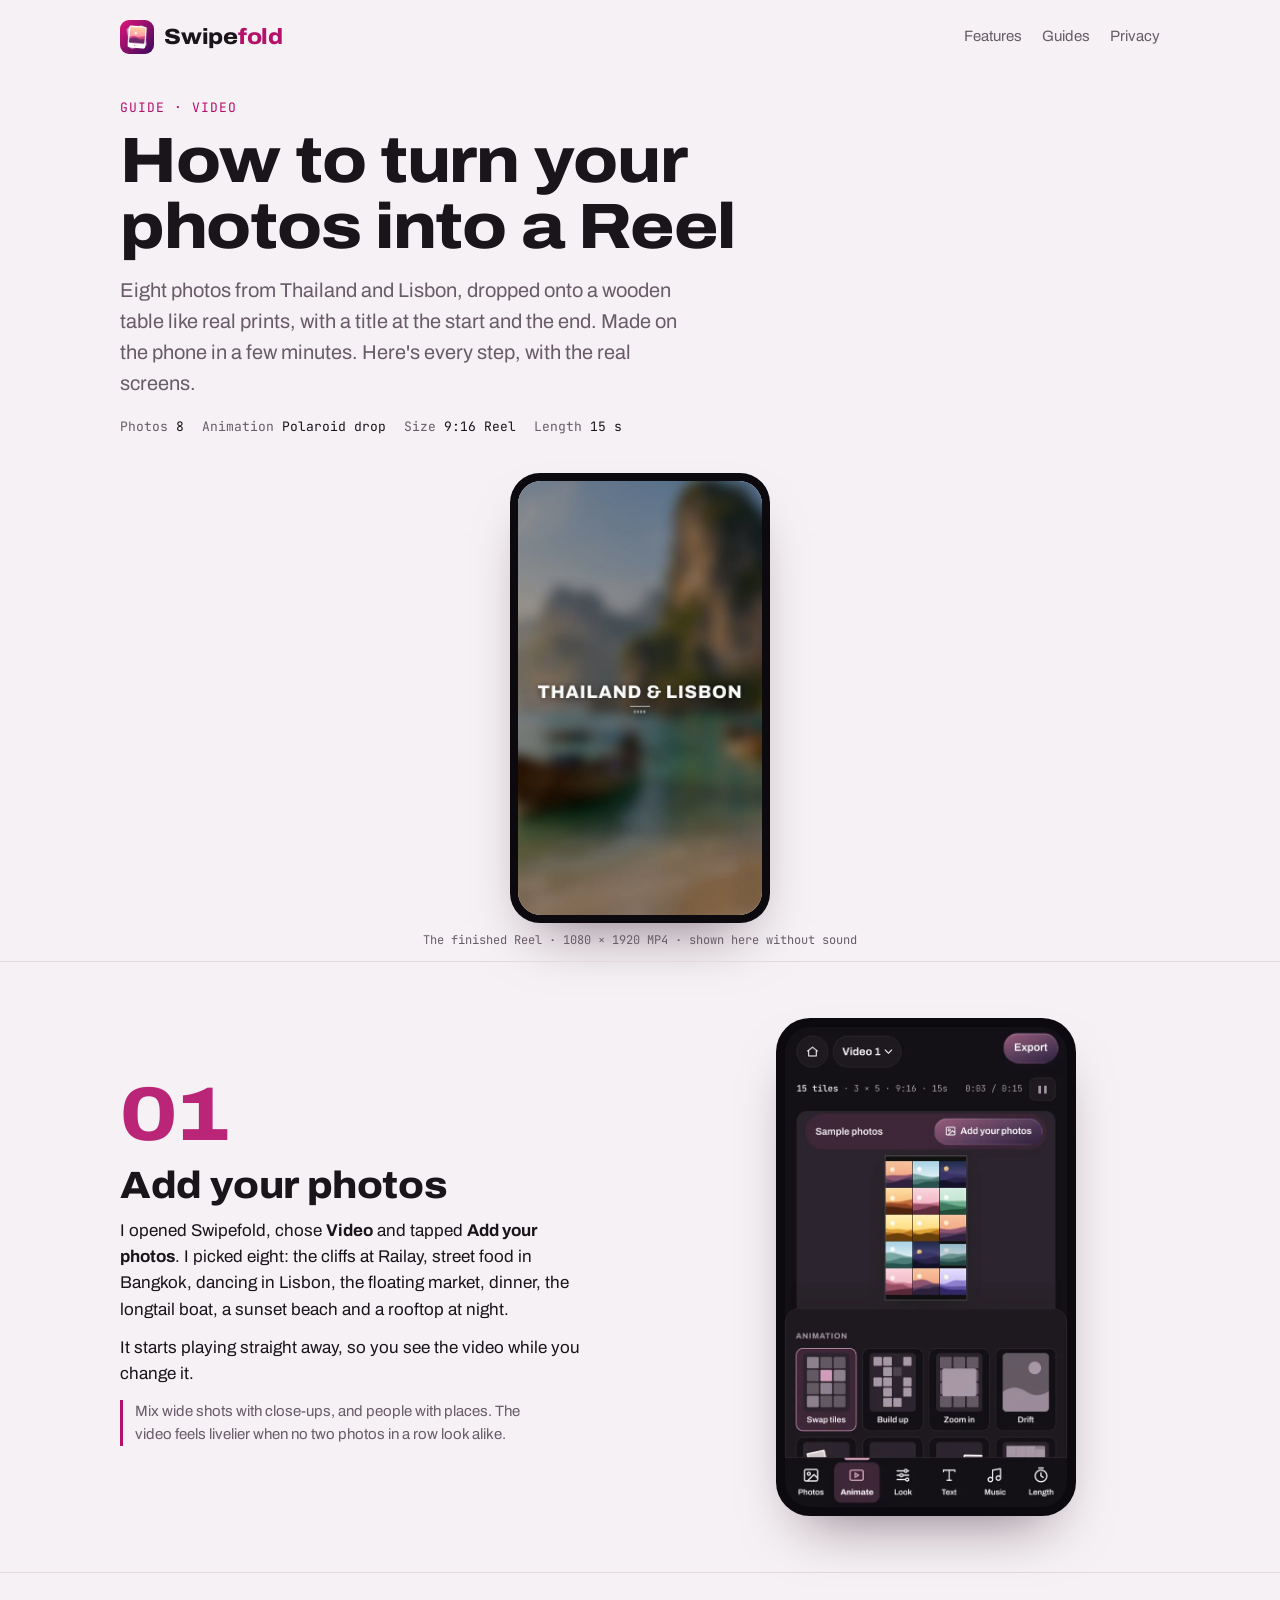
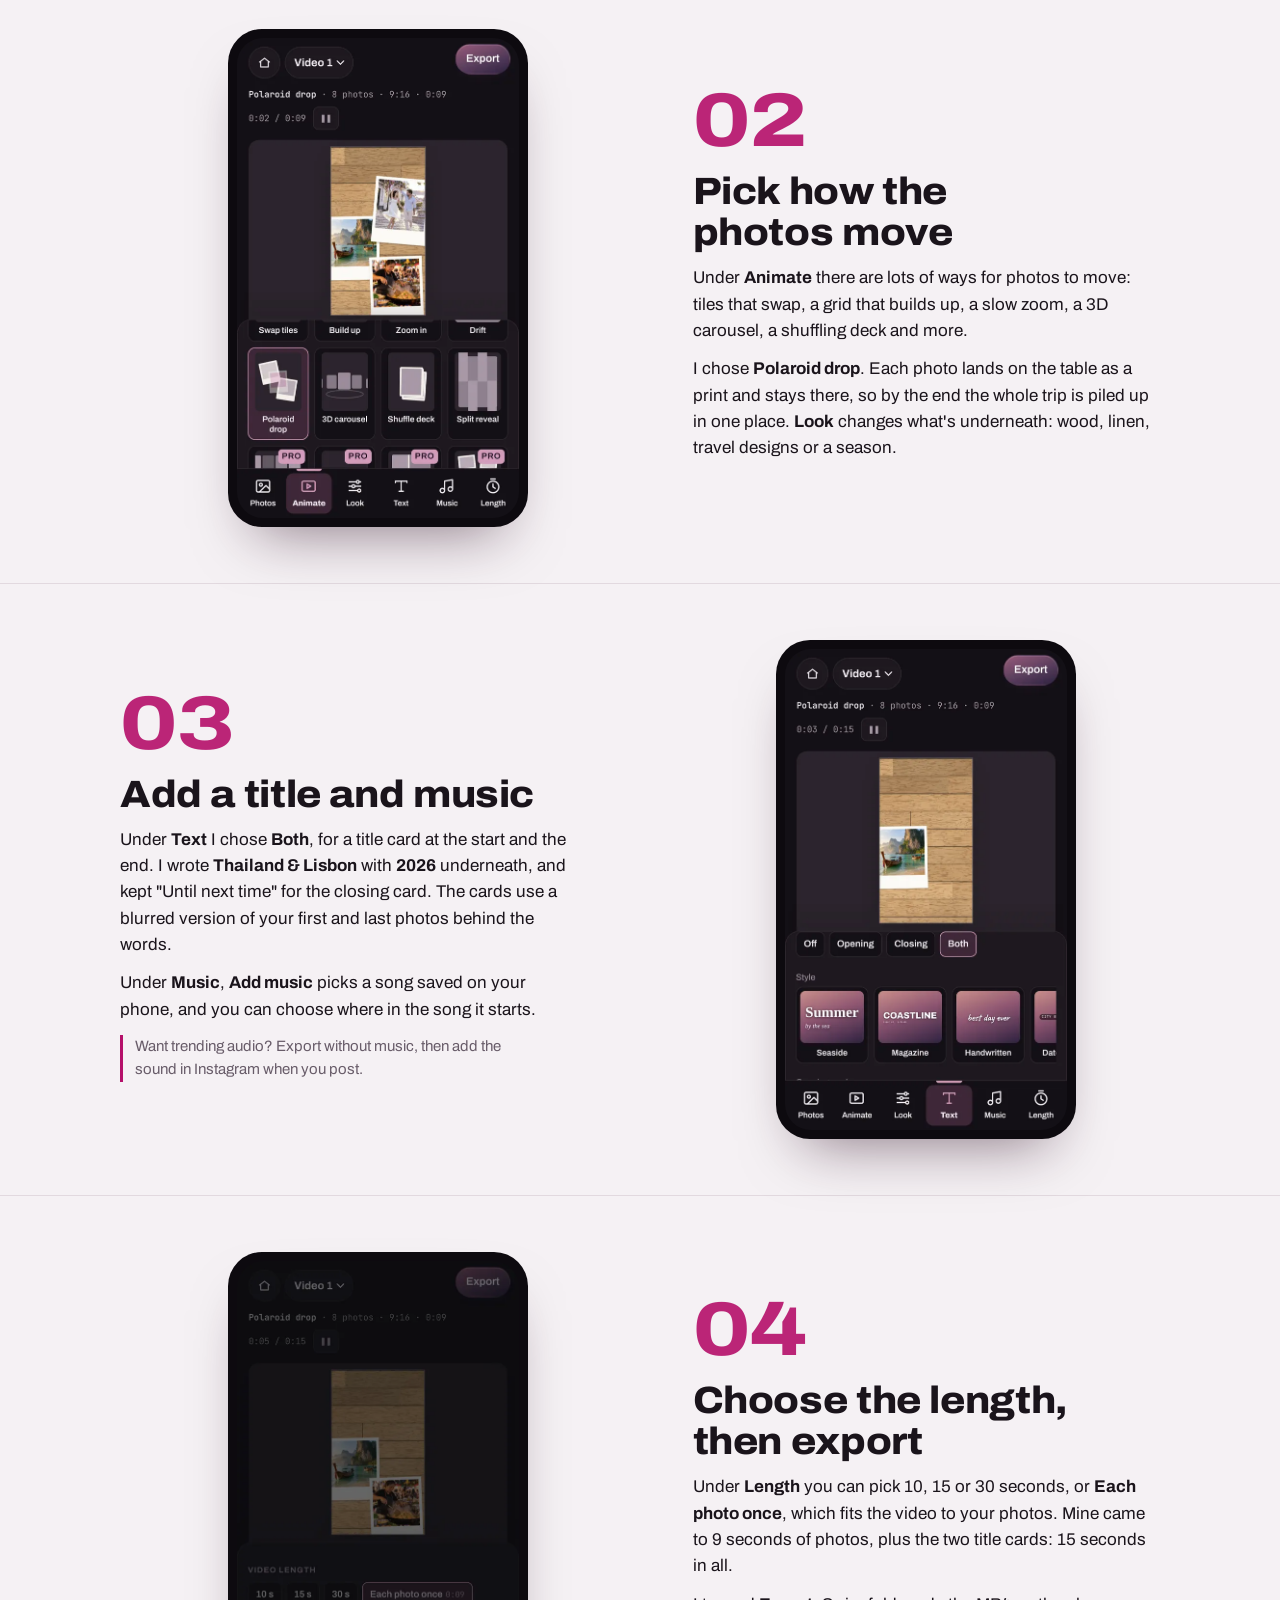
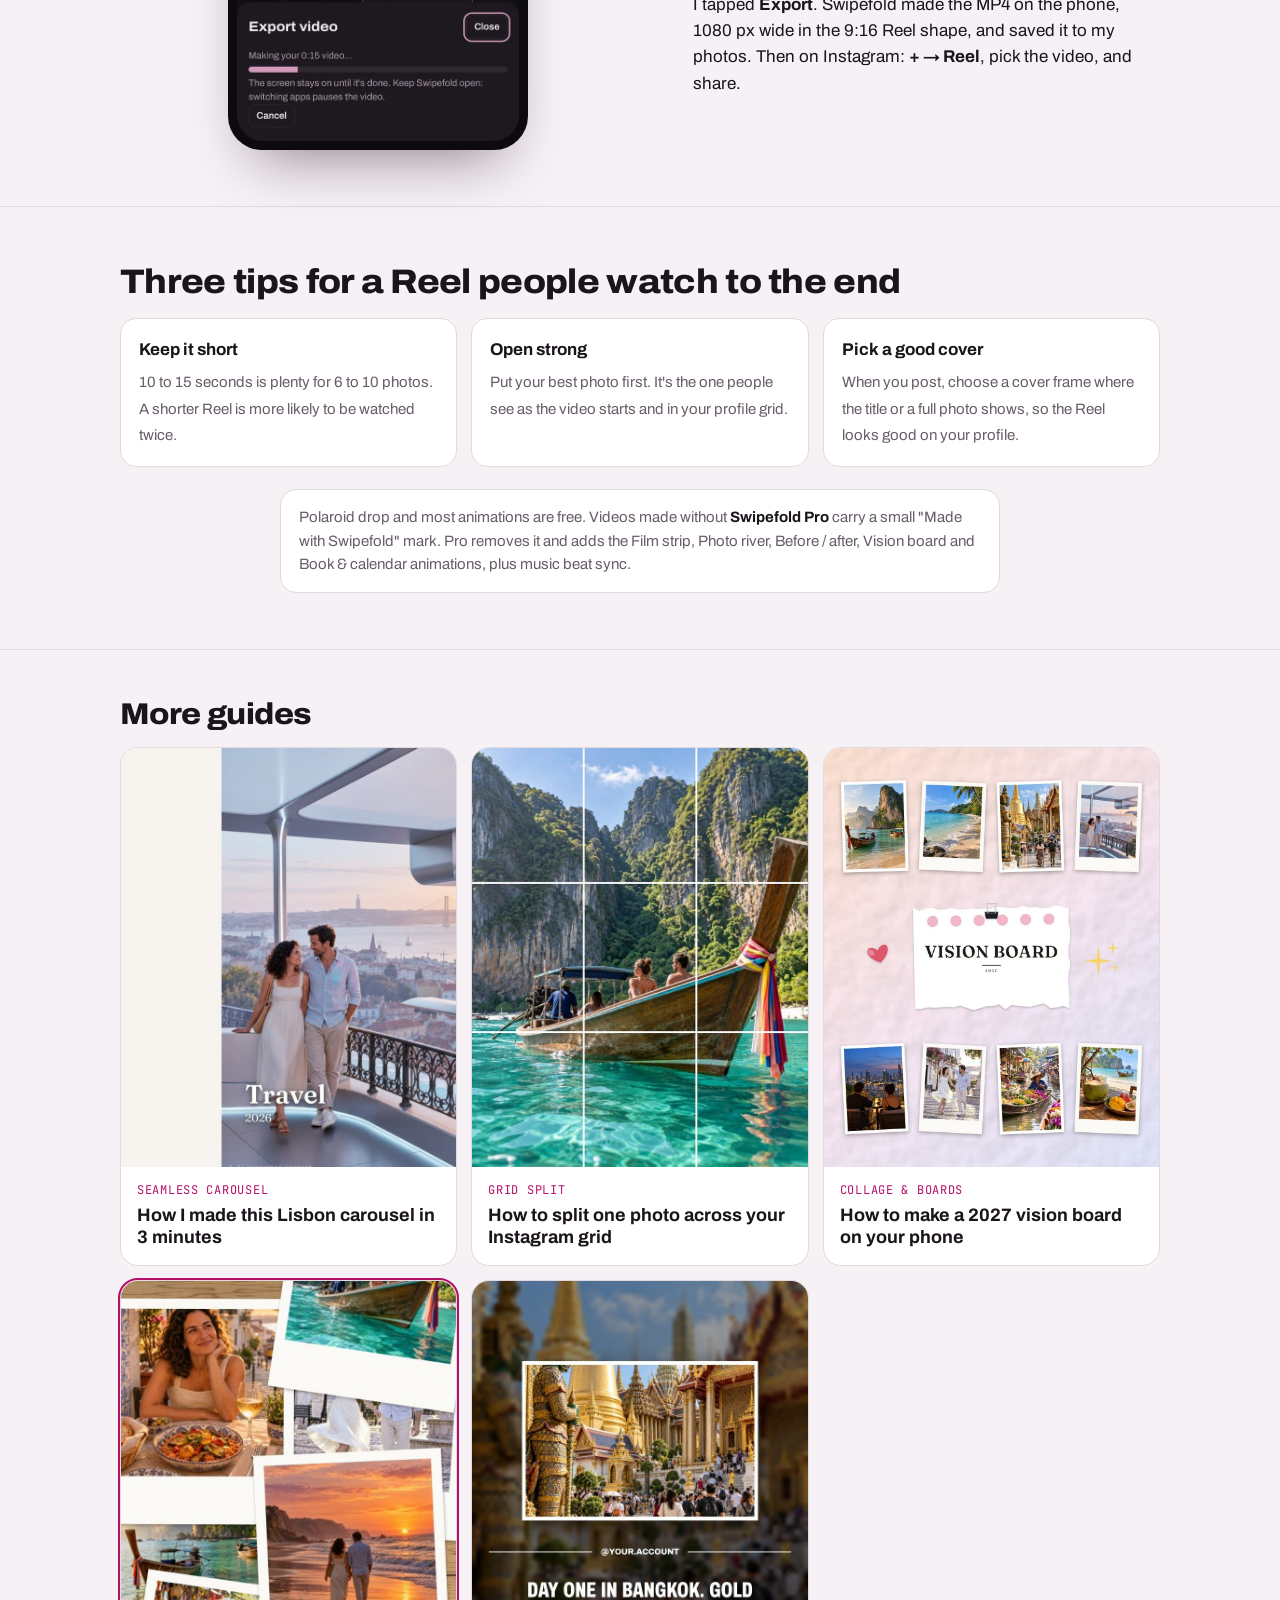
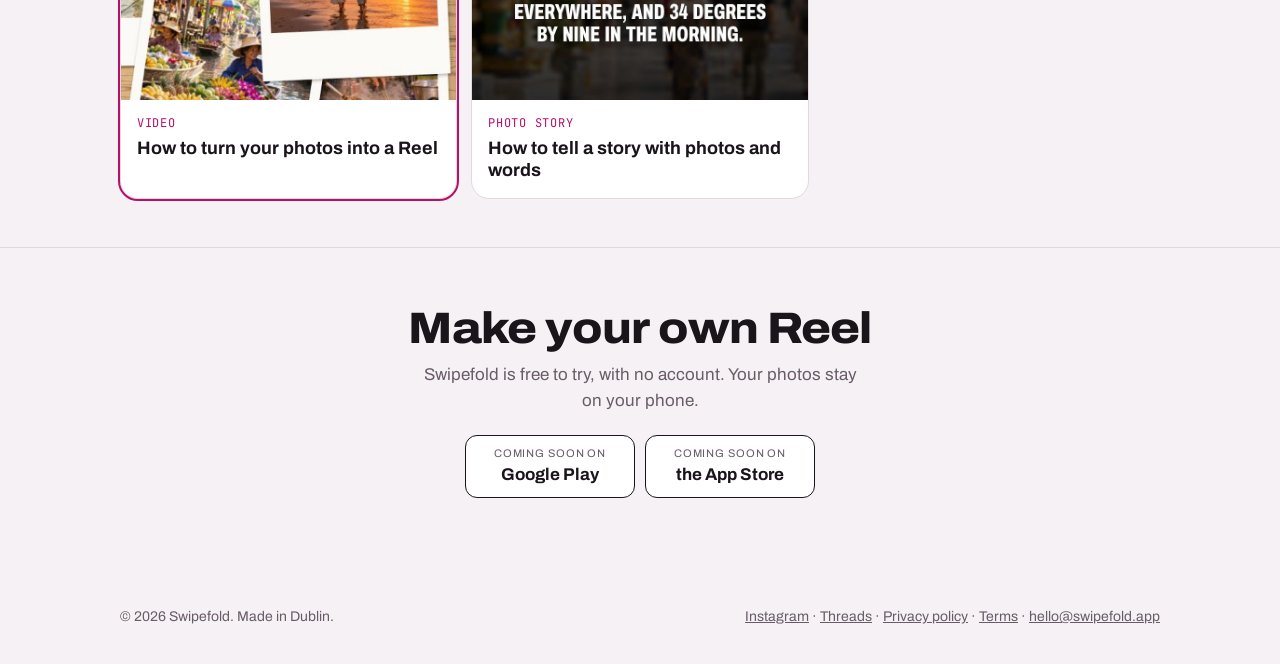
<file: how-to-turn-photos-into-a-reel.html>
<!doctype html>
<html lang="en">
<head>
<meta charset="utf-8">
<meta name="viewport" content="width=device-width,initial-scale=1,viewport-fit=cover">
<title>How to turn photos into an Instagram Reel on your phone · Swipefold</title>
<meta name="description" content="Step by step: eight photos from Thailand and Lisbon turned into a 15-second Reel with a falling-polaroid animation, an opening title and music. Made on the phone, exported as MP4.">
<meta property="og:title" content="How to turn photos into a Reel on your phone">
<meta property="og:description" content="Eight photos, one 15-second Reel. Every step, with the real screens.">
<meta property="og:image" content="https://swipefold.app/img/video/cover.jpg">
<link rel="canonical" href="https://swipefold.app/how-to-turn-photos-into-a-reel.html">
<link rel="icon" href="favicon.png" type="image/png">
<link rel="apple-touch-icon" href="apple-touch-icon.png">
<link rel="preconnect" href="https://fonts.googleapis.com"><link rel="preconnect" href="https://fonts.gstatic.com" crossorigin>
<link rel="stylesheet" href="https://fonts.googleapis.com/css2?family=Archivo:wdth,wght@75..125,400..800&family=JetBrains+Mono:wght@400&display=swap">
<link rel="stylesheet" href="style.css?v=3">
<script type="application/ld+json">
{"@context":"https://schema.org","@type":"HowTo","name":"How to turn photos into an Instagram Reel","totalTime":"PT3M",
 "image":"https://swipefold.app/img/video/cover.jpg",
 "tool":[{"@type":"HowToTool","name":"Swipefold app"}],
 "step":[
  {"@type":"HowToStep","position":1,"name":"Add your photos","text":"Open Swipefold, choose Video and tap Add your photos.","image":"https://swipefold.app/img/video/step1.jpg"},
  {"@type":"HowToStep","position":2,"name":"Pick an animation","text":"Under Animate, choose how the photos move, such as Polaroid drop.","image":"https://swipefold.app/img/video/step2.jpg"},
  {"@type":"HowToStep","position":3,"name":"Add a title and music","text":"Under Text, turn on an opening and closing title card. Under Music, add a song from your phone.","image":"https://swipefold.app/img/video/step3.jpg"},
  {"@type":"HowToStep","position":4,"name":"Choose the length and export","text":"Under Length, pick 10, 15 or 30 seconds, then tap Export to save a 9:16 MP4 ready for Reels.","image":"https://swipefold.app/img/video/step4.jpg"}]}
</script>
<style>
/* a scrolling story, chapter by chapter */
.how-hero{padding:24px 0 8px}
.how-hero .eyebrow{font-family:var(--f-mono);font-size:13px;letter-spacing:.08em;text-transform:uppercase;color:var(--accent);margin:0 0 10px}
.how-hero h1{font-family:var(--f-display);font-weight:800;font-stretch:112%;font-size:clamp(34px,6.4vw,64px);line-height:1.02;letter-spacing:-.02em;margin:0 0 16px;max-width:14ch}
.how-hero .lede{font-size:clamp(17px,2.2vw,20px);color:var(--muted);max-width:52ch;margin:0}
.meta-row{display:flex;flex-wrap:wrap;gap:8px 18px;margin-top:18px;font-family:var(--f-mono);font-size:13px;color:var(--muted)}
.meta-row b{color:var(--ink);font-weight:400}

/* the finished post: a swipeable Instagram-style carousel */
.result{padding:28px 0 12px}
.ig{max-width:420px;margin:0 auto;background:var(--paper);border:1px solid var(--line);border-radius:22px;overflow:hidden;box-shadow:0 30px 60px -30px rgba(40,10,30,.45)}
.ig-head{display:flex;align-items:center;gap:10px;padding:12px 14px;font-weight:700;font-size:15px}
.ig-head i{width:30px;height:30px;border-radius:50%;background:linear-gradient(135deg,#f06aa8,#7a3fd0)}
.ig-track{display:flex;overflow-x:auto;scroll-snap-type:x mandatory;scrollbar-width:none;-webkit-overflow-scrolling:touch}
.ig-track::-webkit-scrollbar{display:none}
.ig-track picture{flex:0 0 100%;scroll-snap-align:center}
.ig-track img{display:block;width:100%;height:auto;aspect-ratio:4/5}
.ig-dots{display:flex;justify-content:center;gap:5px;padding:10px 0 14px}
.ig-dots b{width:6px;height:6px;border-radius:50%;background:var(--line);transition:background .2s}
.ig-dots b.on{background:var(--accent)}
.swipe-note{text-align:center;color:var(--muted);font-size:14px;margin:10px 0 0}
.strip-view{margin:26px auto 0;max-width:1080px;overflow-x:auto;scrollbar-width:thin}
.strip-view .row{display:flex;gap:0;min-width:760px;position:relative}
.strip-view img{display:block;width:calc(100%/6);height:auto;aspect-ratio:4/5}
.strip-view .row::after{content:"";position:absolute;top:0;bottom:0;left:0;right:calc(100%/6);pointer-events:none;background:linear-gradient(90deg,transparent calc(100% - 2px),var(--cut) 0) 0 0/calc(100%/5) 100% repeat-x}
.strip-cap{font-family:var(--f-mono);font-size:12px;color:var(--muted);text-align:center;margin:8px 0 0}

/* chapters */
.chapter{padding:56px 0;border-top:1px solid var(--line)}
.chapter .wrap{display:grid;grid-template-columns:minmax(0,1fr);gap:28px;align-items:center}
@media (min-width:860px){.chapter .wrap{grid-template-columns:1.05fr .95fr;gap:56px}.chapter.flip .copy{order:2}}
.num{font-family:var(--f-display);font-weight:800;font-stretch:120%;font-size:76px;line-height:1;color:var(--accent);opacity:.9;margin:0 0 6px}
.chapter h2{font-family:var(--f-display);font-weight:800;font-stretch:108%;font-size:clamp(26px,3.6vw,38px);line-height:1.08;margin:0 0 12px;letter-spacing:-.01em}
.chapter p{margin:0 0 12px;max-width:46ch}
.chapter .tip{font-size:15px;color:var(--muted);border-left:3px solid var(--accent);padding-left:12px}
.shot{margin:0;justify-self:center;width:min(300px,78vw);border-radius:34px;padding:9px;background:#0d0a0f;box-shadow:0 30px 60px -28px rgba(40,10,30,.55)}
.shot img{display:block;width:100%;height:auto;border-radius:26px}
.reveal{opacity:0;transform:translateY(28px);transition:opacity .7s ease,transform .7s ease}
.reveal.in{opacity:1;transform:none}
@media (prefers-reduced-motion:reduce){.reveal{opacity:1;transform:none;transition:none}}

/* tips + end */
.tips{padding:56px 0;border-top:1px solid var(--line)}
.tips h2{font-family:var(--f-display);font-weight:800;font-size:clamp(24px,3.2vw,34px);margin:0 0 18px}
.tip-grid{display:grid;gap:14px}
@media (min-width:760px){.tip-grid{grid-template-columns:repeat(3,1fr)}}
.tip-card{background:var(--paper);border:1px solid var(--line);border-radius:16px;padding:18px}
.tip-card b{display:block;font-size:17px;margin-bottom:6px}
.tip-card span{color:var(--muted);font-size:15px}
.end{padding:56px 0 72px;text-align:center;border-top:1px solid var(--line)}
.end h2{font-family:var(--f-display);font-weight:800;font-stretch:110%;font-size:clamp(28px,4vw,44px);margin:0 0 10px}
.end p{color:var(--muted);margin:0 auto 20px;max-width:44ch}
.end .stores{justify-content:center}

/* more guides, at the foot of each guide */
.more{padding:48px 0;border-top:1px solid var(--line)}
.more h2{font-family:var(--f-display);font-weight:800;font-size:clamp(22px,3vw,30px);margin:0 0 16px}
.guide-cards{display:grid;gap:14px}
@media (min-width:760px){.guide-cards{grid-template-columns:repeat(3,1fr)}}
.gcard{display:flex;flex-direction:column;background:var(--paper);border:1px solid var(--line);border-radius:18px;overflow:hidden;color:inherit;text-decoration:none;transition:transform .2s,box-shadow .2s}
.gcard:hover{transform:translateY(-3px);box-shadow:0 20px 40px -24px rgba(40,10,30,.45)}
.gcard img{display:block;width:100%;height:auto;aspect-ratio:4/5;object-fit:cover}
.gcard span{display:block;padding:14px 16px 4px;font-family:var(--f-mono);font-size:12px;letter-spacing:.06em;text-transform:uppercase;color:var(--accent)}
.gcard b{display:block;padding:0 16px 16px;font-size:18px;line-height:1.25}
.gcard[aria-current]{outline:2px solid var(--accent)}

/* Instagram profile grid, 3:4 tiles */
.profile{max-width:420px;margin:0 auto;background:var(--paper);border:1px solid var(--line);border-radius:22px;overflow:hidden;box-shadow:0 30px 60px -30px rgba(40,10,30,.45)}
.p-head{display:flex;align-items:center;gap:16px;padding:16px}
.p-head i{flex:0 0 64px;height:64px;border-radius:50%;background:linear-gradient(135deg,#f06aa8,#7a3fd0)}
.p-head b{display:block;font-size:16px}
.p-head small{display:block;color:var(--muted);font-size:13px;margin-top:2px}
.p-grid{display:grid;grid-template-columns:repeat(3,1fr);gap:2px;background:var(--paper)}
.p-grid img{display:block;width:100%;height:auto;aspect-ratio:3/4;object-fit:cover;transition:opacity .45s ease,transform .45s ease}
.p-grid.filling img{opacity:0;transform:scale(.94)}
.p-grid.filling img.on{opacity:1;transform:none}
.p-grid.gapped{gap:2px}
.replay{display:block;margin:14px auto 0;font:inherit;font-size:15px;font-weight:700;padding:10px 18px;border-radius:999px;border:1px solid var(--line);background:var(--paper);color:var(--ink);cursor:pointer}
.order{max-width:420px;margin:22px auto 0;display:grid;grid-template-columns:repeat(9,1fr);gap:4px}
.order figure{margin:0;text-align:center}
.order img{display:block;width:100%;height:auto;aspect-ratio:3/4;border-radius:4px}
.order figcaption{font-family:var(--f-mono);font-size:11px;color:var(--muted);margin-top:4px}

/* finished board + its video */
.duo{display:grid;gap:22px;justify-items:center;max-width:820px;margin:0 auto}
@media (min-width:760px){.duo{grid-template-columns:1.35fr 1fr;align-items:center}}
.duo figure{margin:0;width:100%}
.duo figcaption{font-family:var(--f-mono);font-size:12px;color:var(--muted);text-align:center;margin-top:10px}
.board-img{display:block;width:100%;height:auto;border-radius:14px;box-shadow:0 30px 60px -30px rgba(40,10,30,.45)}
.reel{width:min(260px,70vw);margin:0 auto;border-radius:30px;padding:8px;background:#0d0a0f;box-shadow:0 30px 60px -28px rgba(40,10,30,.55)}
.reel video{display:block;width:100%;height:auto;aspect-ratio:9/16;border-radius:23px;background:#eee}
.callout{max-width:720px;margin:0 auto;background:var(--paper);border:1px solid var(--line);border-radius:16px;padding:16px 18px;font-size:15px;color:var(--muted)}
.callout b{color:var(--ink)}
</style>
</head>
<body>
<header class="top"><div class="wrap">
  <a class="logo" href="./"><img src="apple-touch-icon.png" alt=""><span class="wm">Swipe<span>fold</span></span></a>
  <nav><a href="./#modes">Features</a><a href="guides.html" aria-current="page">Guides</a><a href="privacy.html">Privacy</a></nav>
</div></header>

<main>
<section class="how-hero"><div class="wrap">
  <p class="eyebrow">Guide · Video</p>
  <h1>How to turn your photos into a Reel</h1>
  <p class="lede">Eight photos from Thailand and Lisbon, dropped onto a wooden table like real prints, with a title at the start and the end. Made on the phone in a few minutes. Here's every step, with the real screens.</p>
  <div class="meta-row"><span>Photos <b>8</b></span><span>Animation <b>Polaroid drop</b></span><span>Size <b>9:16 Reel</b></span><span>Length <b>15 s</b></span></div>
</div></section>

<section class="result"><div class="wrap">
  <figure style="margin:0"><div class="reel"><video src="img/video/reel.mp4" poster="img/video/poster.jpg" muted loop playsinline autoplay preload="metadata" aria-label="The finished Reel: a title card reading Thailand and Lisbon 2026, then eight polaroid photos drop one by one onto a wooden table, ending on a card reading Until next time"></video></div><figcaption class="strip-cap">The finished Reel · 1080 × 1920 MP4 · shown here without sound</figcaption></figure>
</div></section>

<section class="chapter"><div class="wrap">
  <div class="copy reveal">
    <p class="num">01</p>
    <h2>Add your photos</h2>
    <p>I opened Swipefold, chose <b>Video</b> and tapped <b>Add your photos</b>. I picked eight: the cliffs at Railay, street food in Bangkok, dancing in Lisbon, the floating market, dinner, the longtail boat, a sunset beach and a rooftop at night.</p>
    <p>It starts playing straight away, so you see the video while you change it.</p>
    <p class="tip">Mix wide shots with close-ups, and people with places. The video feels livelier when no two photos in a row look alike.</p>
  </div>
  <figure class="shot reveal"><picture><source type="image/webp" srcset="img/video/step1.webp"><img src="img/video/step1.jpg" alt="Video mode with sample photos and the Add your photos button" width="585" height="996" loading="lazy"></picture></figure>
</div></section>

<section class="chapter flip"><div class="wrap">
  <div class="copy reveal">
    <p class="num">02</p>
    <h2>Pick how the photos move</h2>
    <p>Under <b>Animate</b> there are lots of ways for photos to move: tiles that swap, a grid that builds up, a slow zoom, a 3D carousel, a shuffling deck and more.</p>
    <p>I chose <b>Polaroid drop</b>. Each photo lands on the table as a print and stays there, so by the end the whole trip is piled up in one place. <b>Look</b> changes what's underneath: wood, linen, travel designs or a season.</p>
  </div>
  <figure class="shot reveal"><picture><source type="image/webp" srcset="img/video/step2.webp"><img src="img/video/step2.jpg" alt="The Animate options with Polaroid drop selected" width="585" height="996" loading="lazy"></picture></figure>
</div></section>

<section class="chapter"><div class="wrap">
  <div class="copy reveal">
    <p class="num">03</p>
    <h2>Add a title and music</h2>
    <p>Under <b>Text</b> I chose <b>Both</b>, for a title card at the start and the end. I wrote <b>Thailand &amp; Lisbon</b> with <b>2026</b> underneath, and kept "Until next time" for the closing card. The cards use a blurred version of your first and last photos behind the words.</p>
    <p>Under <b>Music</b>, <b>Add music</b> picks a song saved on your phone, and you can choose where in the song it starts.</p>
    <p class="tip">Want trending audio? Export without music, then add the sound in Instagram when you post.</p>
  </div>
  <figure class="shot reveal"><picture><source type="image/webp" srcset="img/video/step3.webp"><img src="img/video/step3.jpg" alt="The Text tab with opening and closing title cards turned on and title styles to choose from" width="585" height="996" loading="lazy"></picture></figure>
</div></section>

<section class="chapter flip"><div class="wrap">
  <div class="copy reveal">
    <p class="num">04</p>
    <h2>Choose the length, then export</h2>
    <p>Under <b>Length</b> you can pick 10, 15 or 30 seconds, or <b>Each photo once</b>, which fits the video to your photos. Mine came to 9 seconds of photos, plus the two title cards: 15 seconds in all.</p>
    <p>I tapped <b>Export</b>. Swipefold made the MP4 on the phone, 1080 px wide in the 9:16 Reel shape, and saved it to my photos. Then on Instagram: <b>+ → Reel</b>, pick the video, and share.</p>
  </div>
  <figure class="shot reveal"><picture><source type="image/webp" srcset="img/video/step4.webp"><img src="img/video/step4.jpg" alt="The Export video screen making the 15-second video" width="585" height="996" loading="lazy"></picture></figure>
</div></section>

<section class="tips"><div class="wrap">
  <h2>Three tips for a Reel people watch to the end</h2>
  <div class="tip-grid">
    <div class="tip-card reveal"><b>Keep it short</b><span>10 to 15 seconds is plenty for 6 to 10 photos. A shorter Reel is more likely to be watched twice.</span></div>
    <div class="tip-card reveal"><b>Open strong</b><span>Put your best photo first. It's the one people see as the video starts and in your profile grid.</span></div>
    <div class="tip-card reveal"><b>Pick a good cover</b><span>When you post, choose a cover frame where the title or a full photo shows, so the Reel looks good on your profile.</span></div>
  </div>
  <p class="callout reveal" style="margin-top:22px">Polaroid drop and most animations are free. Videos made without <b>Swipefold Pro</b> carry a small "Made with Swipefold" mark. Pro removes it and adds the Film strip, Photo river, Before / after, Vision board and Book &amp; calendar animations, plus music beat sync.</p>
</div></section>

<section class="more"><div class="wrap">
  <h2>More guides</h2>
  <div class="guide-cards">
    <a class="gcard" href="how-i-made-a-carousel.html"><img src="img/how/slide1.jpg" alt="" loading="lazy" width="720" height="900"><span>Seamless carousel</span><b>How I made this Lisbon carousel in 3 minutes</b></a>
    <a class="gcard" href="how-to-split-a-photo-into-an-instagram-grid.html"><img src="img/grid/cover.jpg" alt="" loading="lazy" width="720" height="900"><span>Grid split</span><b>How to split one photo across your Instagram grid</b></a>
    <a class="gcard" href="how-to-make-a-vision-board.html"><img src="img/board/board.jpg" alt="" loading="lazy" width="1080" height="1350"><span>Collage &amp; boards</span><b>How to make a 2027 vision board on your phone</b></a>
    <a class="gcard" href="how-to-turn-photos-into-a-reel.html" aria-current="page"><img src="img/video/cover.jpg" alt="" loading="lazy" width="720" height="900"><span>Video</span><b>How to turn your photos into a Reel</b></a>
    <a class="gcard" href="how-to-make-an-instagram-photo-story.html"><img src="img/story/slide1.jpg" alt="" loading="lazy" width="720" height="900"><span>Photo story</span><b>How to tell a story with photos and words</b></a>
  </div>
</div></section>

<section class="end"><div class="wrap">
  <h2>Make your own Reel</h2>
  <p>Swipefold is free to try, with no account. Your photos stay on your phone.</p>
  <div class="stores" aria-label="Availability">
    <div class="store"><small>Coming soon on</small><b>Google Play</b></div>
    <div class="store"><small>Coming soon on</small><b>the App Store</b></div>
  </div>
</div></section>
</main>

<footer><div class="wrap">
  <span>© 2026 Swipefold. Made in Dublin.</span>
  <span><a href="https://www.instagram.com/swipefold.app/" rel="me">Instagram</a> · <a href="https://www.threads.com/@swipefold.app" rel="me">Threads</a> · <a href="privacy.html">Privacy policy</a> · <a href="terms.html">Terms</a> · <a href="mailto:hello@swipefold.app">hello@swipefold.app</a></span>
</div></footer>

<script>
// chapters fade in on scroll; the video pauses if motion is reduced
(()=>{ if(matchMedia("(prefers-reduced-motion: reduce)").matches){ const v=document.querySelector(".reel video"); v.removeAttribute("autoplay"); v.pause(); v.controls=true; }
  const els=document.querySelectorAll(".reveal");
  if(!("IntersectionObserver" in window)){ els.forEach(e=>e.classList.add("in")); return; }
  const io=new IntersectionObserver(es=>es.forEach(e=>{ if(e.isIntersecting){ e.target.classList.add("in"); io.unobserve(e.target); } }),{rootMargin:"0px 0px -10% 0px"});
  els.forEach(e=>io.observe(e)); })();
</script>
</body>
</html>
</file>
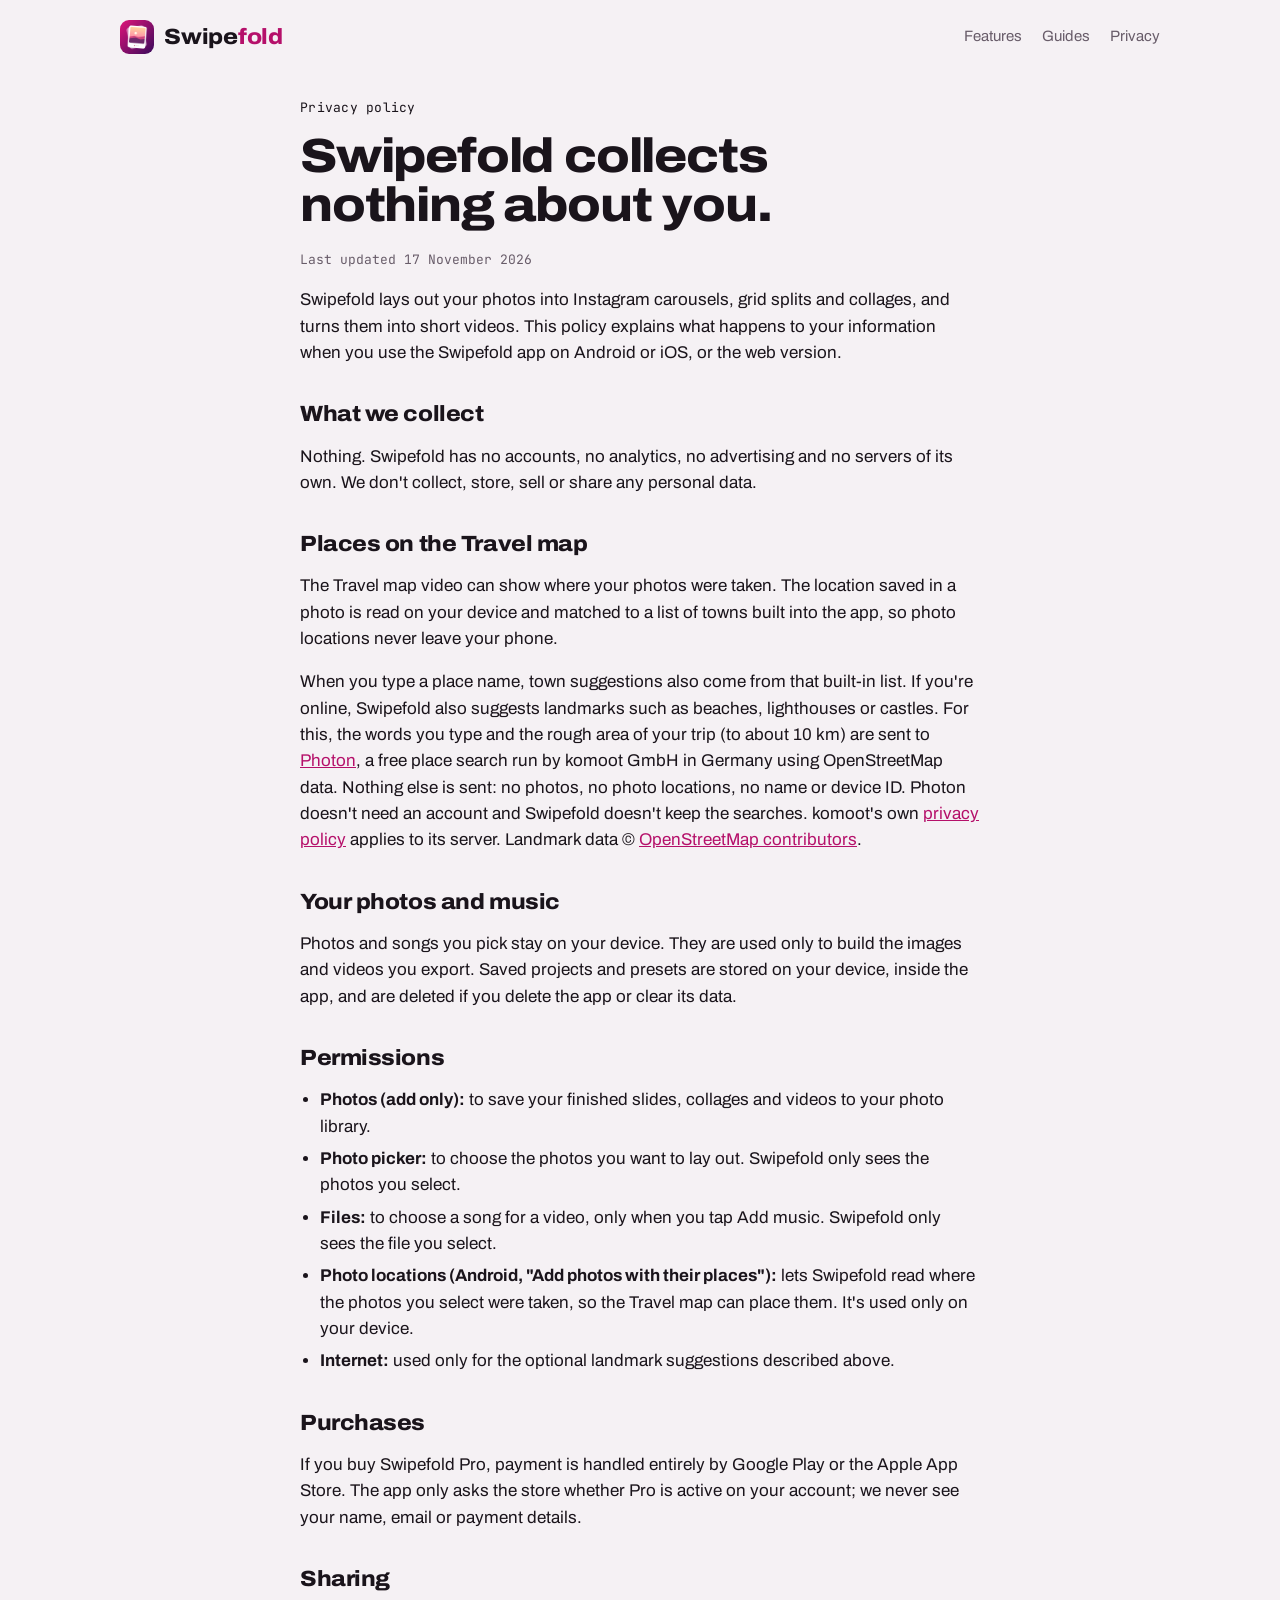
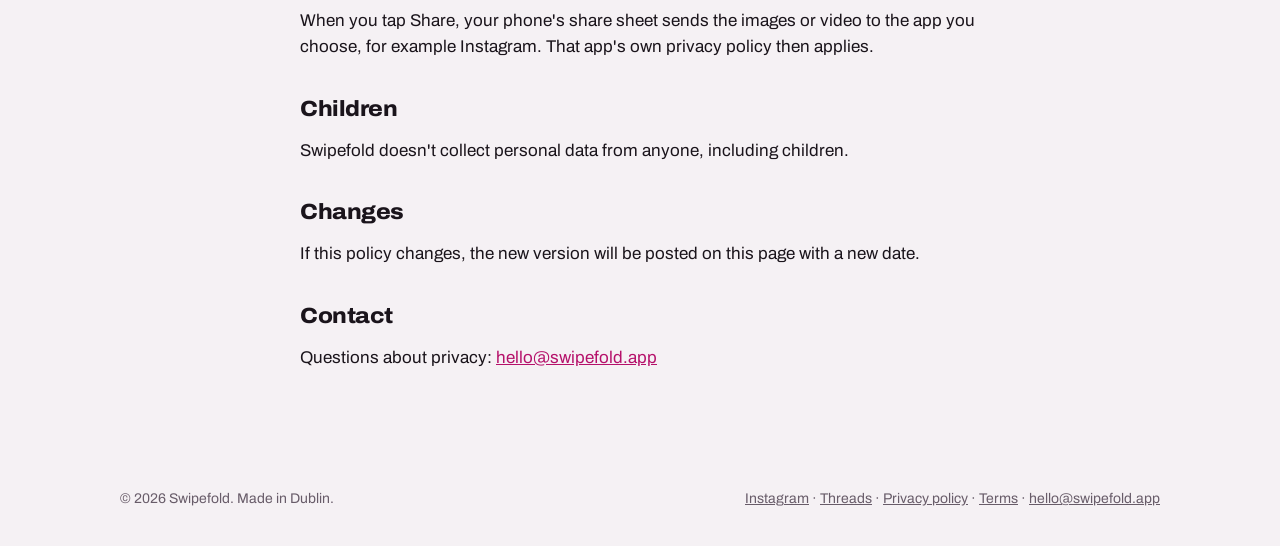
<file: privacy.html>
<!doctype html>
<html lang="en">
<head>
<meta charset="utf-8">
<meta name="viewport" content="width=device-width,initial-scale=1,viewport-fit=cover">
<title>Privacy policy · Swipefold</title>
<meta name="description" content="How Swipefold handles your photos and data: it collects nothing.">
<meta property="og:title" content="Privacy policy · Swipefold">
<meta property="og:description" content="How Swipefold handles your photos and data: it collects nothing.">
<meta property="og:image" content="https://swipefold.app/icon-512.png">
<link rel="icon" href="favicon.png" type="image/png">
<link rel="apple-touch-icon" href="apple-touch-icon.png">
<link rel="preconnect" href="https://fonts.googleapis.com"><link rel="preconnect" href="https://fonts.gstatic.com" crossorigin>
<link rel="stylesheet" href="https://fonts.googleapis.com/css2?family=Archivo:wdth,wght@75..125,400..800&family=JetBrains+Mono:wght@400&display=swap">
<link rel="stylesheet" href="style.css?v=3">
</head>
<body>
<header class="top"><div class="wrap">
  <a class="logo" href="./"><img src="apple-touch-icon.png" alt=""><span class="wm">Swipe<span>fold</span></span></a>
  <nav><a href="./#modes">Features</a><a href="guides.html">Guides</a><a href="privacy.html">Privacy</a></nav>
</div></header>

<main class="wrap doc">
<p class="eyebrow">Privacy policy</p>
<h1>Swipefold collects nothing about you.</h1>
<p class="updated">Last updated 17 November 2026</p>
<p>Swipefold lays out your photos into Instagram carousels, grid splits and collages, and turns them into short videos. This policy explains what happens to your information when you use the Swipefold app on Android or iOS, or the web version.</p>

<h2>What we collect</h2>
<p>Nothing. Swipefold has no accounts, no analytics, no advertising and no servers of its own. We don't collect, store, sell or share any personal data.</p>

<h2>Places on the Travel map</h2>
<p>The Travel map video can show where your photos were taken. The location saved in a photo is read on your device and matched to a list of towns built into the app, so photo locations never leave your phone.</p>
<p>When you type a place name, town suggestions also come from that built-in list. If you're online, Swipefold also suggests landmarks such as beaches, lighthouses or castles. For this, the words you type and the rough area of your trip (to about 10 km) are sent to <a href="https://photon.komoot.io">Photon</a>, a free place search run by komoot GmbH in Germany using OpenStreetMap data. Nothing else is sent: no photos, no photo locations, no name or device ID. Photon doesn't need an account and Swipefold doesn't keep the searches. komoot's own <a href="https://www.komoot.com/privacy">privacy policy</a> applies to its server. Landmark data © <a href="https://www.openstreetmap.org/copyright">OpenStreetMap contributors</a>.</p>

<h2>Your photos and music</h2>
<p>Photos and songs you pick stay on your device. They are used only to build the images and videos you export. Saved projects and presets are stored on your device, inside the app, and are deleted if you delete the app or clear its data.</p>

<h2>Permissions</h2>
<ul>
  <li><b>Photos (add only):</b> to save your finished slides, collages and videos to your photo library.</li>
  <li><b>Photo picker:</b> to choose the photos you want to lay out. Swipefold only sees the photos you select.</li>
  <li><b>Files:</b> to choose a song for a video, only when you tap Add music. Swipefold only sees the file you select.</li>
  <li><b>Photo locations (Android, "Add photos with their places"):</b> lets Swipefold read where the photos you select were taken, so the Travel map can place them. It's used only on your device.</li>
  <li><b>Internet:</b> used only for the optional landmark suggestions described above.</li>
</ul>

<h2>Purchases</h2>
<p>If you buy Swipefold Pro, payment is handled entirely by Google Play or the Apple App Store. The app only asks the store whether Pro is active on your account; we never see your name, email or payment details.</p>

<h2>Sharing</h2>
<p>When you tap Share, your phone's share sheet sends the images or video to the app you choose, for example Instagram. That app's own privacy policy then applies.</p>

<h2>Children</h2>
<p>Swipefold doesn't collect personal data from anyone, including children.</p>

<h2>Changes</h2>
<p>If this policy changes, the new version will be posted on this page with a new date.</p>

<h2>Contact</h2>
<p>Questions about privacy: <a href="mailto:hello@swipefold.app">hello@swipefold.app</a></p>
</main>
<footer><div class="wrap">
  <span>© 2026 Swipefold. Made in Dublin.</span>
  <span><a href="https://www.instagram.com/swipefold.app/" rel="me">Instagram</a> · <a href="https://www.threads.com/@swipefold.app" rel="me">Threads</a> · <a href="privacy.html">Privacy policy</a> · <a href="terms.html">Terms</a> · <a href="mailto:hello@swipefold.app">hello@swipefold.app</a></span>
</div></footer>
</body>
</html>
</file>
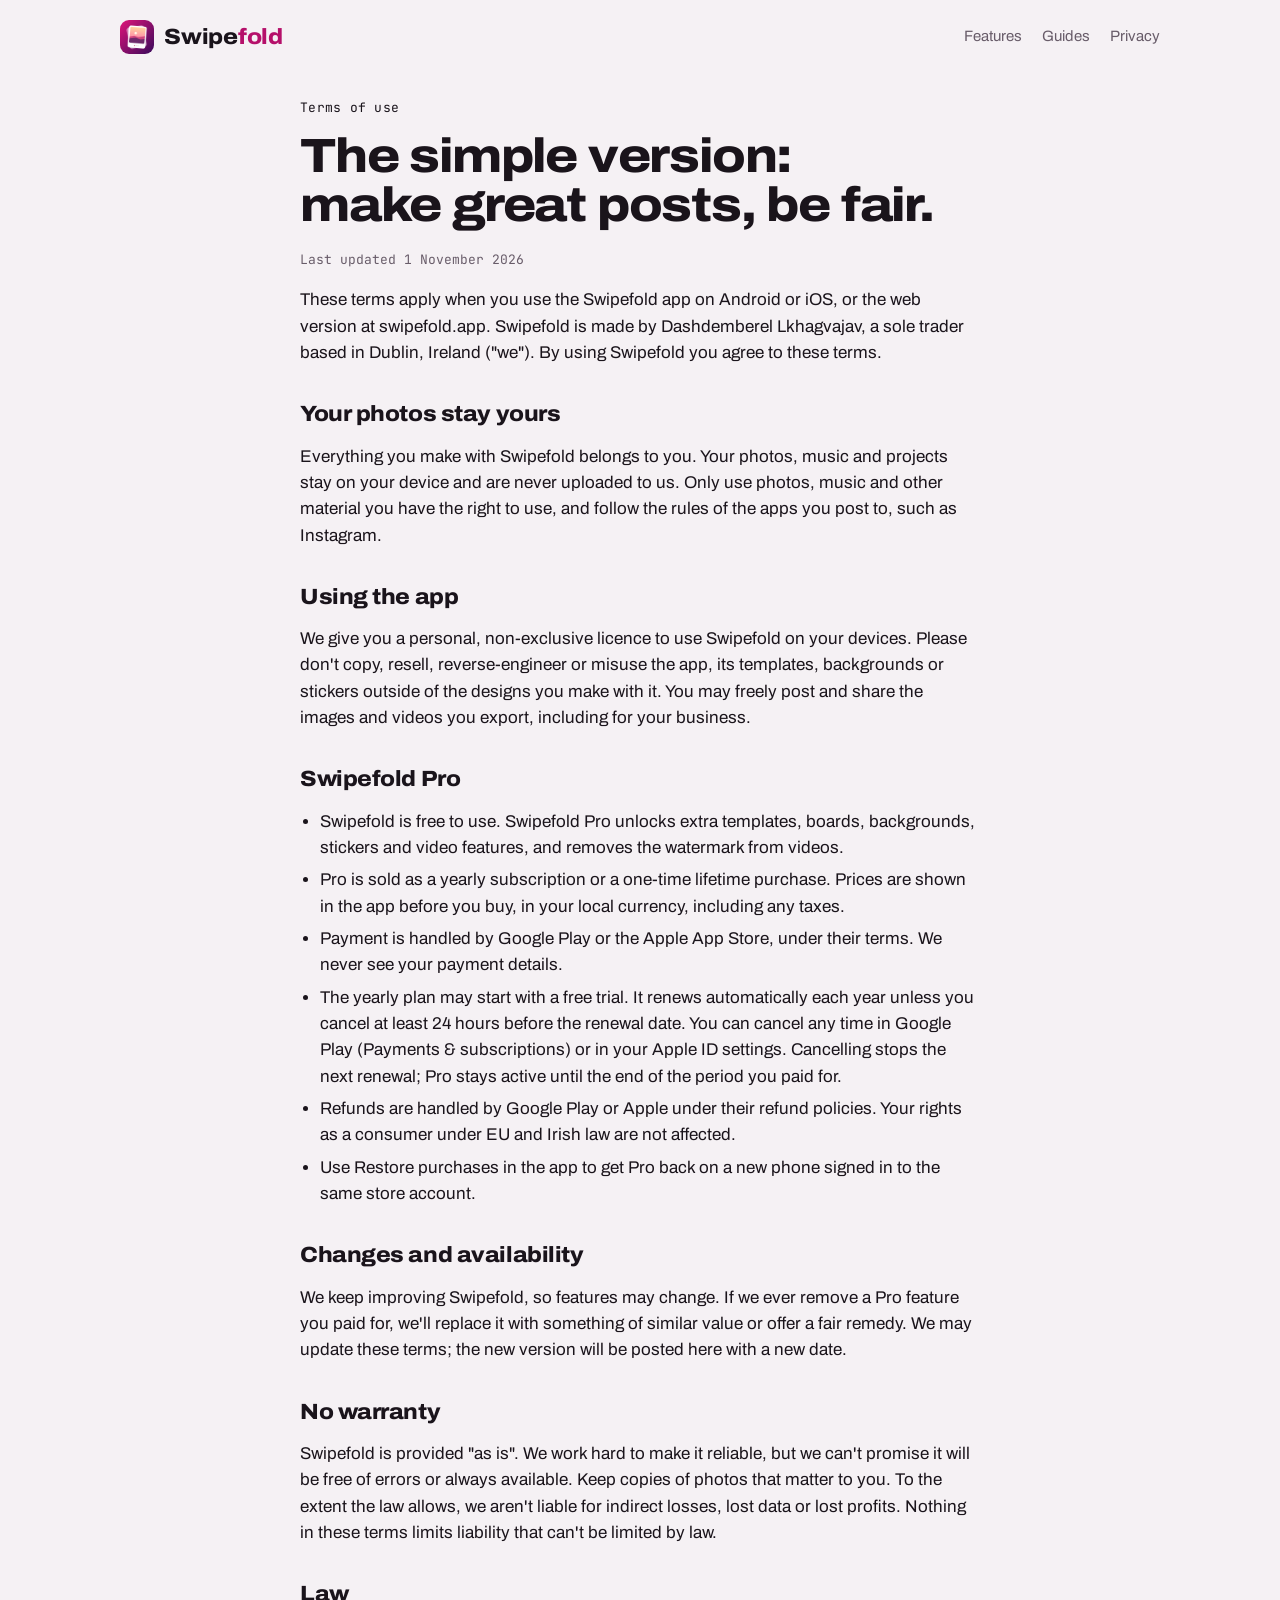
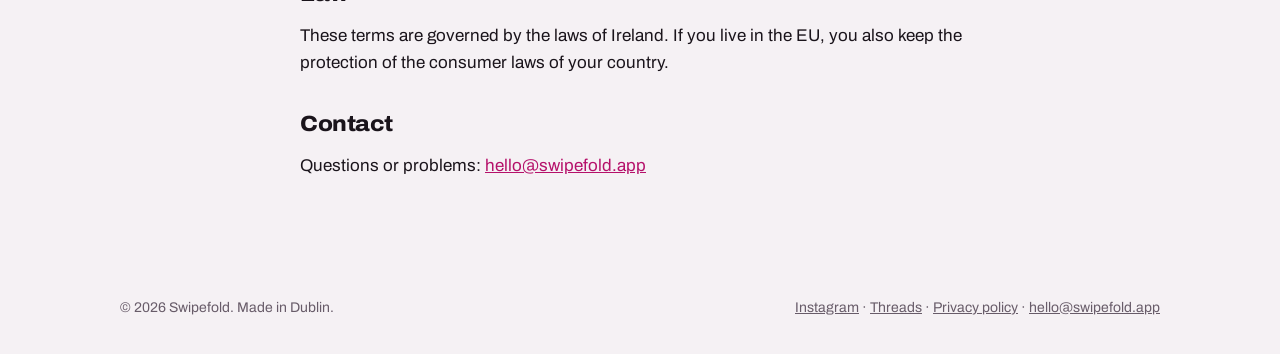
<file: terms.html>
<!doctype html>
<html lang="en">
<head>
<meta charset="utf-8">
<meta name="viewport" content="width=device-width,initial-scale=1,viewport-fit=cover">
<title>Terms of use · Swipefold</title>
<meta name="description" content="The terms for using Swipefold and Swipefold Pro.">
<meta property="og:title" content="Terms of use · Swipefold">
<meta property="og:description" content="The terms for using Swipefold and Swipefold Pro.">
<meta property="og:image" content="https://swipefold.app/icon-512.png">
<link rel="icon" href="favicon.png" type="image/png">
<link rel="apple-touch-icon" href="apple-touch-icon.png">
<link rel="preconnect" href="https://fonts.googleapis.com"><link rel="preconnect" href="https://fonts.gstatic.com" crossorigin>
<link rel="stylesheet" href="https://fonts.googleapis.com/css2?family=Archivo:wdth,wght@75..125,400..800&family=JetBrains+Mono:wght@400&display=swap">
<link rel="stylesheet" href="style.css?v=3">
</head>
<body>
<header class="top"><div class="wrap">
  <a class="logo" href="./"><img src="apple-touch-icon.png" alt=""><span class="wm">Swipe<span>fold</span></span></a>
  <nav><a href="./#modes">Features</a><a href="guides.html">Guides</a><a href="privacy.html">Privacy</a></nav>
</div></header>

<main class="wrap doc">
<p class="eyebrow">Terms of use</p>
<h1>The simple version: make great posts, be fair.</h1>
<p class="updated">Last updated 1 November 2026</p>
<p>These terms apply when you use the Swipefold app on Android or iOS, or the web version at swipefold.app. Swipefold is made by Dashdemberel Lkhagvajav, a sole trader based in Dublin, Ireland ("we"). By using Swipefold you agree to these terms.</p>

<h2>Your photos stay yours</h2>
<p>Everything you make with Swipefold belongs to you. Your photos, music and projects stay on your device and are never uploaded to us. Only use photos, music and other material you have the right to use, and follow the rules of the apps you post to, such as Instagram.</p>

<h2>Using the app</h2>
<p>We give you a personal, non-exclusive licence to use Swipefold on your devices. Please don't copy, resell, reverse-engineer or misuse the app, its templates, backgrounds or stickers outside of the designs you make with it. You may freely post and share the images and videos you export, including for your business.</p>

<h2>Swipefold Pro</h2>
<ul>
<li>Swipefold is free to use. Swipefold Pro unlocks extra templates, boards, backgrounds, stickers and video features, and removes the watermark from videos.</li>
<li>Pro is sold as a yearly subscription or a one-time lifetime purchase. Prices are shown in the app before you buy, in your local currency, including any taxes.</li>
<li>Payment is handled by Google Play or the Apple App Store, under their terms. We never see your payment details.</li>
<li>The yearly plan may start with a free trial. It renews automatically each year unless you cancel at least 24 hours before the renewal date. You can cancel any time in Google Play (Payments &amp; subscriptions) or in your Apple ID settings. Cancelling stops the next renewal; Pro stays active until the end of the period you paid for.</li>
<li>Refunds are handled by Google Play or Apple under their refund policies. Your rights as a consumer under EU and Irish law are not affected.</li>
<li>Use Restore purchases in the app to get Pro back on a new phone signed in to the same store account.</li>
</ul>

<h2>Changes and availability</h2>
<p>We keep improving Swipefold, so features may change. If we ever remove a Pro feature you paid for, we'll replace it with something of similar value or offer a fair remedy. We may update these terms; the new version will be posted here with a new date.</p>

<h2>No warranty</h2>
<p>Swipefold is provided "as is". We work hard to make it reliable, but we can't promise it will be free of errors or always available. Keep copies of photos that matter to you. To the extent the law allows, we aren't liable for indirect losses, lost data or lost profits. Nothing in these terms limits liability that can't be limited by law.</p>

<h2>Law</h2>
<p>These terms are governed by the laws of Ireland. If you live in the EU, you also keep the protection of the consumer laws of your country.</p>

<h2>Contact</h2>
<p>Questions or problems: <a href="mailto:hello@swipefold.app">hello@swipefold.app</a></p>
</main>
<footer><div class="wrap">
  <span>© 2026 Swipefold. Made in Dublin.</span>
  <span><a href="https://www.instagram.com/swipefold.app/" rel="me">Instagram</a> · <a href="https://www.threads.com/@swipefold.app" rel="me">Threads</a> · <a href="privacy.html">Privacy policy</a> · <a href="mailto:hello@swipefold.app">hello@swipefold.app</a></span>
</div></footer>
</body>
</html>
</file>
<file: style.css>
/* Swipefold site — a contact-sheet feel: photos on white slides, cut lines in pink, magenta-night colours from the app icon. */
:root{
  --bg:#f5f1f4; --paper:#ffffff; --ink:#1a141b; --muted:#685c69; --line:#e2d9df;
  --accent:#b5106a; --accent-ink:#ffffff; --accent-soft:#fbe3ef; --cut:#ff3d71;
  --f-display:"Archivo",system-ui,-apple-system,"Segoe UI",sans-serif;
  --f-body:"Archivo",system-ui,-apple-system,"Segoe UI",sans-serif;
  --f-mono:"JetBrains Mono",ui-monospace,"SF Mono",Menlo,monospace;
}
@media (prefers-color-scheme: dark){:root:not([data-theme="light"]){
  --bg:#141016; --paper:#1e1820; --ink:#f1ebf0; --muted:#a898a7; --line:#30272f;
  --accent:#f06aa8; --accent-ink:#1f0a17; --accent-soft:#3f1530; --cut:#ff5c88; color-scheme:dark}}
:root[data-theme="dark"]{
  --bg:#141016; --paper:#1e1820; --ink:#f1ebf0; --muted:#a898a7; --line:#30272f;
  --accent:#f06aa8; --accent-ink:#1f0a17; --accent-soft:#3f1530; --cut:#ff5c88; color-scheme:dark}
*{box-sizing:border-box}
html{-webkit-text-size-adjust:100%}
body{margin:0;background:var(--bg);color:var(--ink);font-family:var(--f-body);font-size:17px;line-height:1.55}
a{color:var(--accent)}
img,svg{max-width:100%}
.wrap{max-width:1080px;margin:0 auto;padding-left:max(20px,env(safe-area-inset-left,0px));padding-right:max(20px,env(safe-area-inset-right,0px))}
:focus-visible{outline:2px solid var(--accent);outline-offset:3px;border-radius:4px}

/* header */
.top{padding-block:20px}
.top .wrap{display:flex;align-items:center;justify-content:space-between;gap:16px}
.logo{flex-shrink:0;display:flex;align-items:center;gap:10px;text-decoration:none;color:var(--ink);font-family:var(--f-display);font-weight:800;font-stretch:110%;font-size:22px;letter-spacing:-.01em}
.logo img{width:34px;height:34px;border-radius:9px}
.logo .wm span{color:var(--accent)}
.top nav{display:flex;gap:20px;font-size:15px}
.top nav a{color:var(--muted);text-decoration:none}
.top nav a:hover{color:var(--ink)}
@media (max-width:560px){.top nav{gap:14px;font-size:14px}.top nav a[href$="#story"]{display:none}}
@media (max-width:380px){.top .wrap{gap:10px}.top nav{gap:10px;font-size:13px}.top nav a[href$="#modes"]{display:none}}

/* hero: lifestyle photo, copy sits on the empty wall to the left */
.hero{padding:0;position:relative}
/* phones and narrow windows: the photo on top, cropped closer to him, then the words */
.hero-photo img{display:block;width:100%;height:auto;aspect-ratio:4/3;object-fit:cover;object-position:74% center}
@media (min-width:600px) and (max-width:879px){.hero-photo img{aspect-ratio:16/9;object-position:right center}}
.hero-copy{padding-block:32px 8px}
@media (min-width:880px){
  .hero{min-height:clamp(560px,48vw,720px);display:flex;align-items:center;overflow:hidden}
  .hero-photo{position:absolute;inset:0}
  .hero-photo img{width:100%;height:100%;aspect-ratio:auto;object-position:right center}
  .hero-photo::after{content:"";position:absolute;inset:0;background:linear-gradient(90deg,rgba(236,239,234,.94) 0,rgba(236,239,234,.82) 40%,rgba(236,239,234,0) 64%)}
  .hero .wrap{position:relative;width:100%}
  .hero-copy{max-width:490px;padding-block:56px}
  /* fixed colours over the photo, whatever the site theme */
  .hero-copy{--ink:#1a141b;--muted:#3f3540;--paper:#ffffff;--accent:#b5106a;color:var(--ink)}
  .hero-copy .lede{font-size:18px}
}
.demo-band .wrap{display:grid;gap:32px;align-items:center}
@media (min-width:880px){.demo-band .wrap{grid-template-columns:.9fr 1.1fr}}
.eyebrow{font-family:var(--f-mono);font-size:13px;color:var(--muted);letter-spacing:.02em;margin:0 0 14px}
h1{font-family:var(--f-display);font-weight:800;font-stretch:112%;font-size:clamp(38px,6vw,64px);line-height:1.02;letter-spacing:-.025em;margin:0 0 20px;text-wrap:balance}
h1 em{font-style:normal;color:var(--accent)}
.lede{font-size:clamp(17px,2vw,20px);color:var(--muted);max-width:34em;margin:0 0 28px}
.stores{display:flex;flex-wrap:wrap;gap:10px}
.store{display:inline-flex;flex-direction:column;justify-content:center;border:1.5px solid var(--ink);border-radius:12px;padding:9px 16px;min-width:170px;background:var(--paper)}
.store small{font-size:11px;color:var(--muted);text-transform:uppercase;letter-spacing:.08em}
.store b{font-size:17px;font-weight:700}
.note{font-size:14px;color:var(--muted);margin-top:14px}

/* phone demo */
.demo{display:flex;flex-direction:column;align-items:center;gap:18px}
.phone{width:min(300px,78vw);border-radius:36px;background:#0b0c10;padding:12px;box-shadow:0 30px 60px -30px rgba(46,34,64,.55)}
.screen{border-radius:26px;overflow:hidden;background:#fff}
.post-head{display:flex;align-items:center;gap:8px;padding:10px 12px;font-size:12px;font-weight:600;color:#14161b;background:#fff}
.post-head i{width:22px;height:22px;border-radius:50%;background:linear-gradient(160deg,#d81877 0%,#8c0f6a 50%,#3a0a5c 100%)}
.viewport{aspect-ratio:4/5;overflow:hidden;position:relative;background:#fff}
.strip{display:flex;height:100%;width:500%;animation:swipe 14s infinite}
.strip svg{width:100%;height:100%;display:block}
@keyframes swipe{
  0%,14%{transform:translateX(0)} 20%,34%{transform:translateX(-20%)} 40%,54%{transform:translateX(-40%)}
  60%,74%{transform:translateX(-60%)} 80%,94%{transform:translateX(-80%)} 100%{transform:translateX(0)}}
.dots{display:flex;justify-content:center;gap:5px;padding:9px 0 12px;background:#fff}
.dots b{width:6px;height:6px;border-radius:50%;background:#cfd3db}
.dots b:first-child{animation:dot 14s infinite}
.dots b:nth-child(2){animation:dot 14s infinite -11.2s}
.dots b:nth-child(3){animation:dot 14s infinite -8.4s}
.dots b:nth-child(4){animation:dot 14s infinite -5.6s}
.dots b:nth-child(5){animation:dot 14s infinite -2.8s}
@keyframes dot{0%,19%{background:#b5106a}20%,100%{background:#cfd3db}}
.sheet{width:100%;max-width:460px}
.sheet figcaption{font-family:var(--f-mono);font-size:12px;color:var(--muted);text-align:center;margin-top:8px}
.sheet .frame{background:var(--paper);border:1px solid var(--line);border-radius:10px;padding:8px}
@media (prefers-reduced-motion: reduce){.strip,.dots b{animation:none!important}.dots b:first-child{background:#b5106a}}

/* sections */
section{padding-block:56px}
h2{font-family:var(--f-display);font-weight:800;font-stretch:108%;font-size:clamp(28px,4vw,40px);letter-spacing:-.02em;line-height:1.1;margin:0 0 12px;text-wrap:balance}
.sub{color:var(--muted);max-width:40em;margin:0 0 32px}
.modes{display:grid;gap:18px}
@media (min-width:760px){.modes{grid-template-columns:repeat(3,1fr)}}
.mode{background:var(--paper);border:1px solid var(--line);border-radius:16px;padding:18px;display:flex;flex-direction:column;gap:12px}
.mode .art{border-radius:10px;background:var(--bg);padding:12px;display:flex;align-items:center;justify-content:center;height:200px}
.mode .art svg{max-height:100%;width:auto;max-width:100%}
.mode h3{margin:0;font-size:20px;font-family:var(--f-display);font-weight:700}
.mode p{margin:0;color:var(--muted);font-size:15.5px}
.mode .spec{font-family:var(--f-mono);font-size:12px;color:var(--muted);border-top:1px solid var(--line);padding-top:10px;margin-top:auto}

.details{display:grid;gap:0;border-top:1px solid var(--line)}
@media (min-width:760px){.details{grid-template-columns:1fr 1fr;column-gap:40px}}
.detail{padding:18px 0;border-bottom:1px solid var(--line);display:grid;grid-template-columns:28px 1fr;gap:12px}
.detail svg{width:24px;height:24px;color:var(--accent);margin-top:2px}
.detail h3{margin:0 0 4px;font-size:17px}
.detail p{margin:0;color:var(--muted);font-size:15.5px}

.privacy-band{background:linear-gradient(160deg,#d81877 0%,#8c0f6a 50%,#3a0a5c 100%);color:#ffffff}
.privacy-band .wrap{display:grid;gap:20px;align-items:center}
@media (min-width:760px){.privacy-band .wrap{grid-template-columns:1.4fr 1fr}}
.privacy-band h2{color:inherit}
.privacy-band p{margin:0;opacity:.9}
.privacy-band a{color:inherit;font-weight:700}

footer{padding-block:36px;color:var(--muted);font-size:14px}
footer .wrap{display:flex;flex-wrap:wrap;justify-content:space-between;gap:12px}
footer a{color:var(--muted)}

.vids{display:grid;grid-template-columns:repeat(2,minmax(0,1fr));gap:14px}
@media (min-width:760px){.vids{grid-template-columns:repeat(4,minmax(0,1fr))}}
.vids figure{margin:0;display:flex;flex-direction:column;gap:8px}
.vids img{width:100%;height:auto;aspect-ratio:9/16;object-fit:cover;border-radius:16px;display:block;background:#1e1820;box-shadow:0 18px 40px -24px rgba(46,34,64,.6)}
.vids.st img{aspect-ratio:4/5}
.vids figcaption{font-family:var(--f-mono);font-size:12px;color:var(--muted);text-align:center}

/* privacy page */
.doc{max-width:720px;padding-block:24px 64px}
.doc h1{font-size:clamp(34px,5vw,48px)}
.doc h2{font-size:22px;margin-top:36px}
.doc p,.doc li{color:var(--ink)}
.doc .updated{font-family:var(--f-mono);font-size:13px;color:var(--muted)}
.doc ul{padding-left:20px}
.doc li{margin-bottom:6px}
</file>
